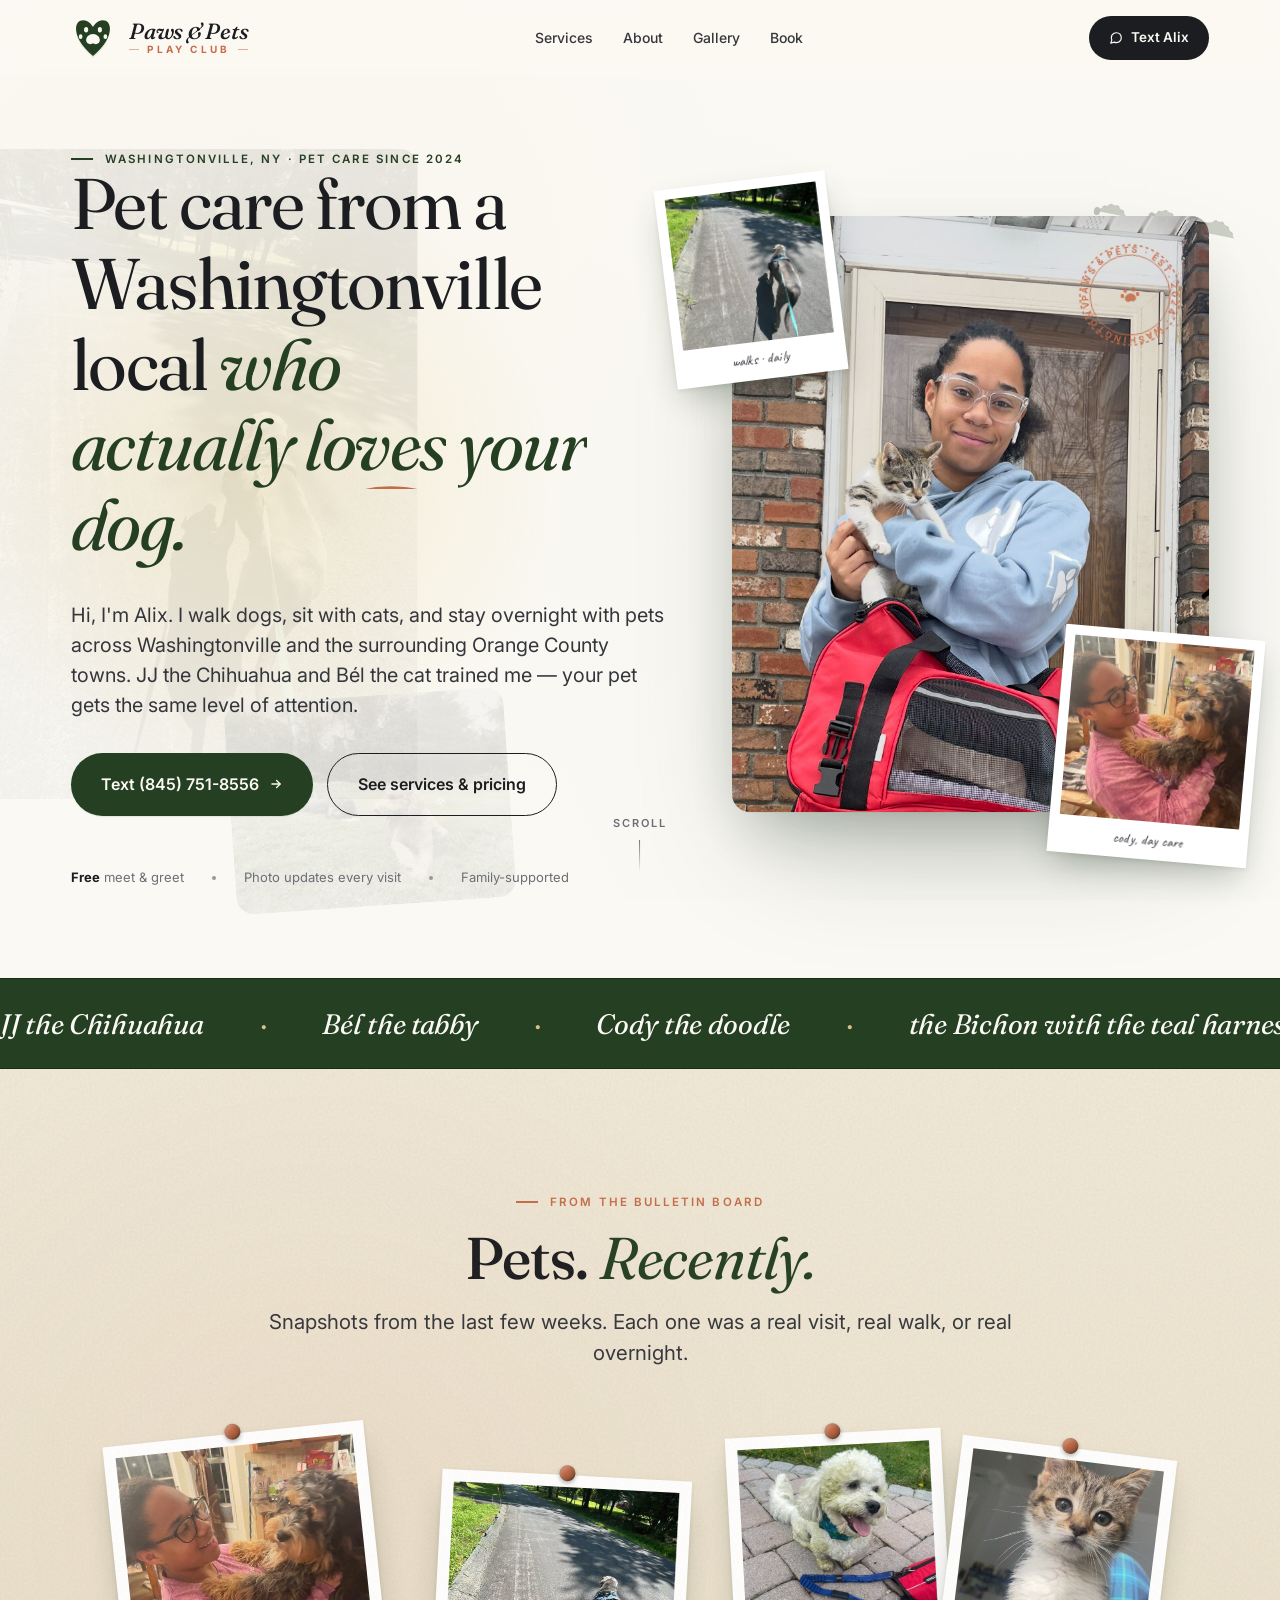
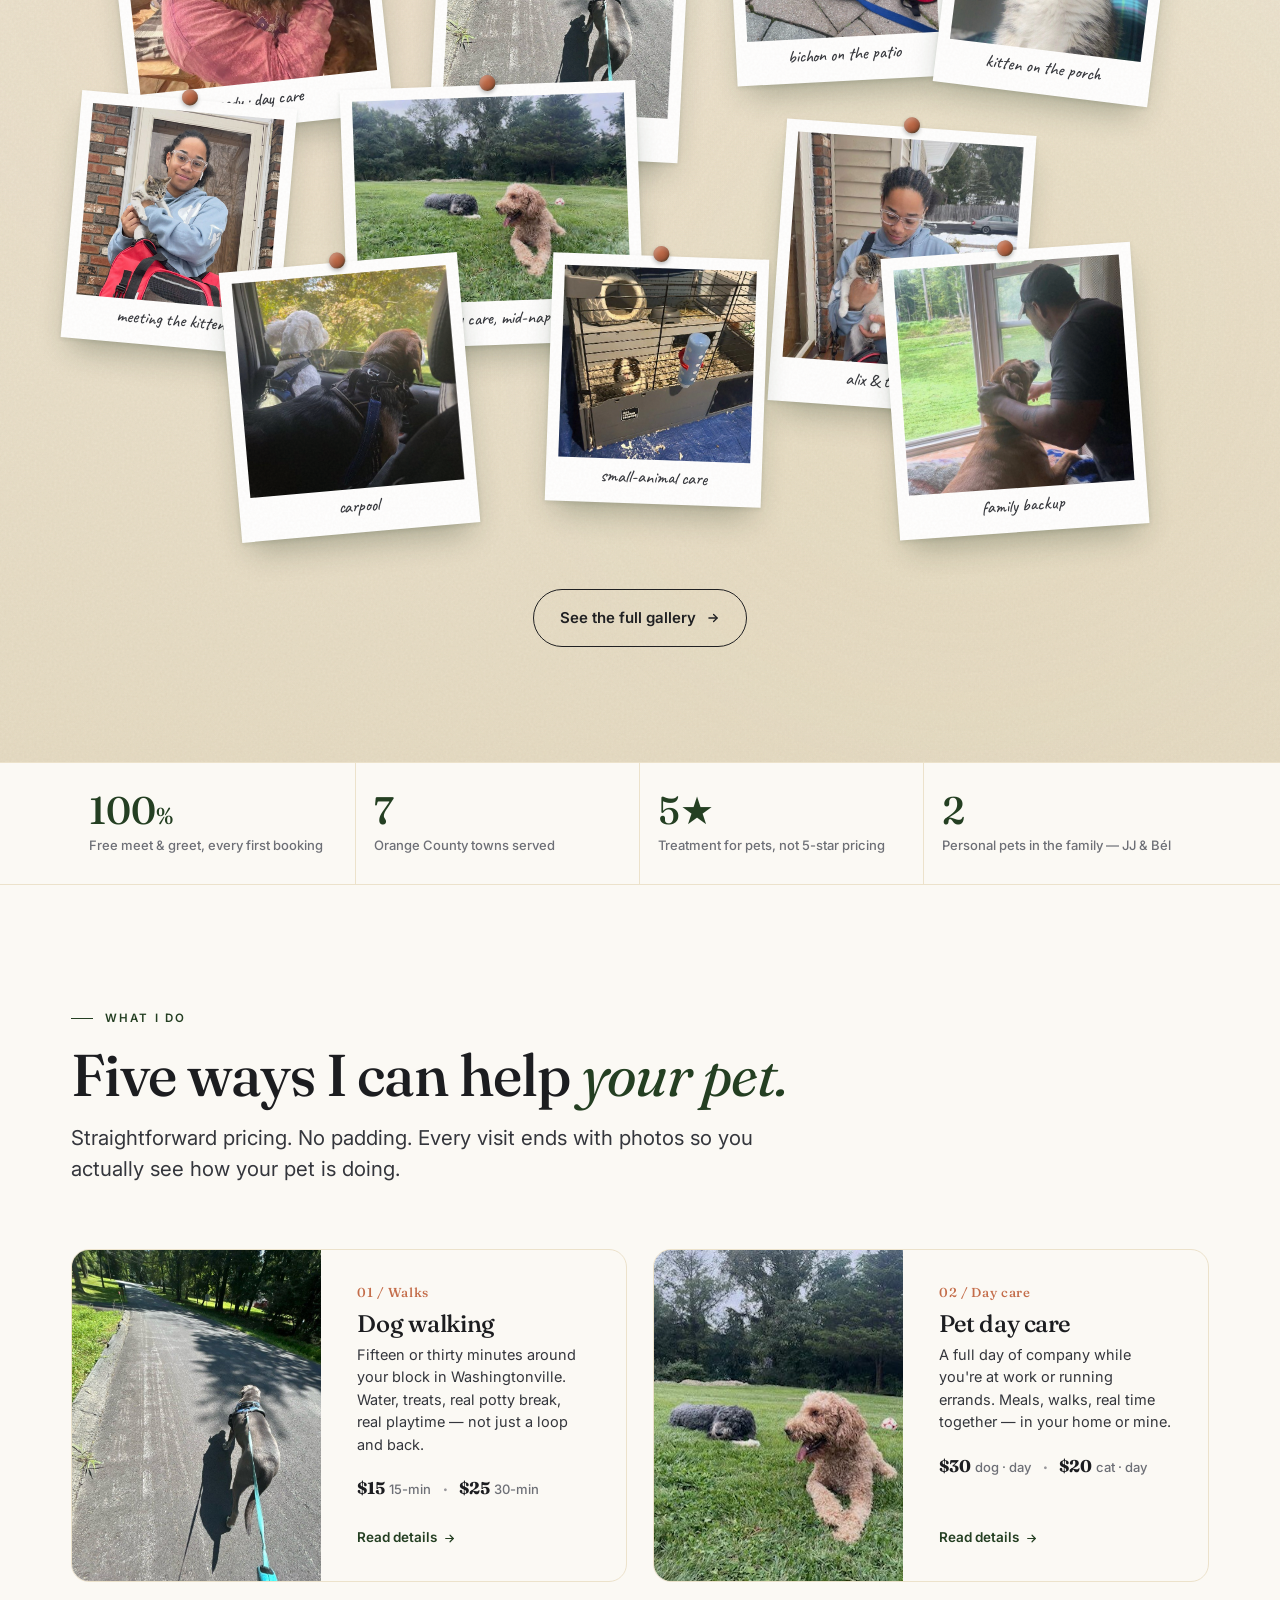
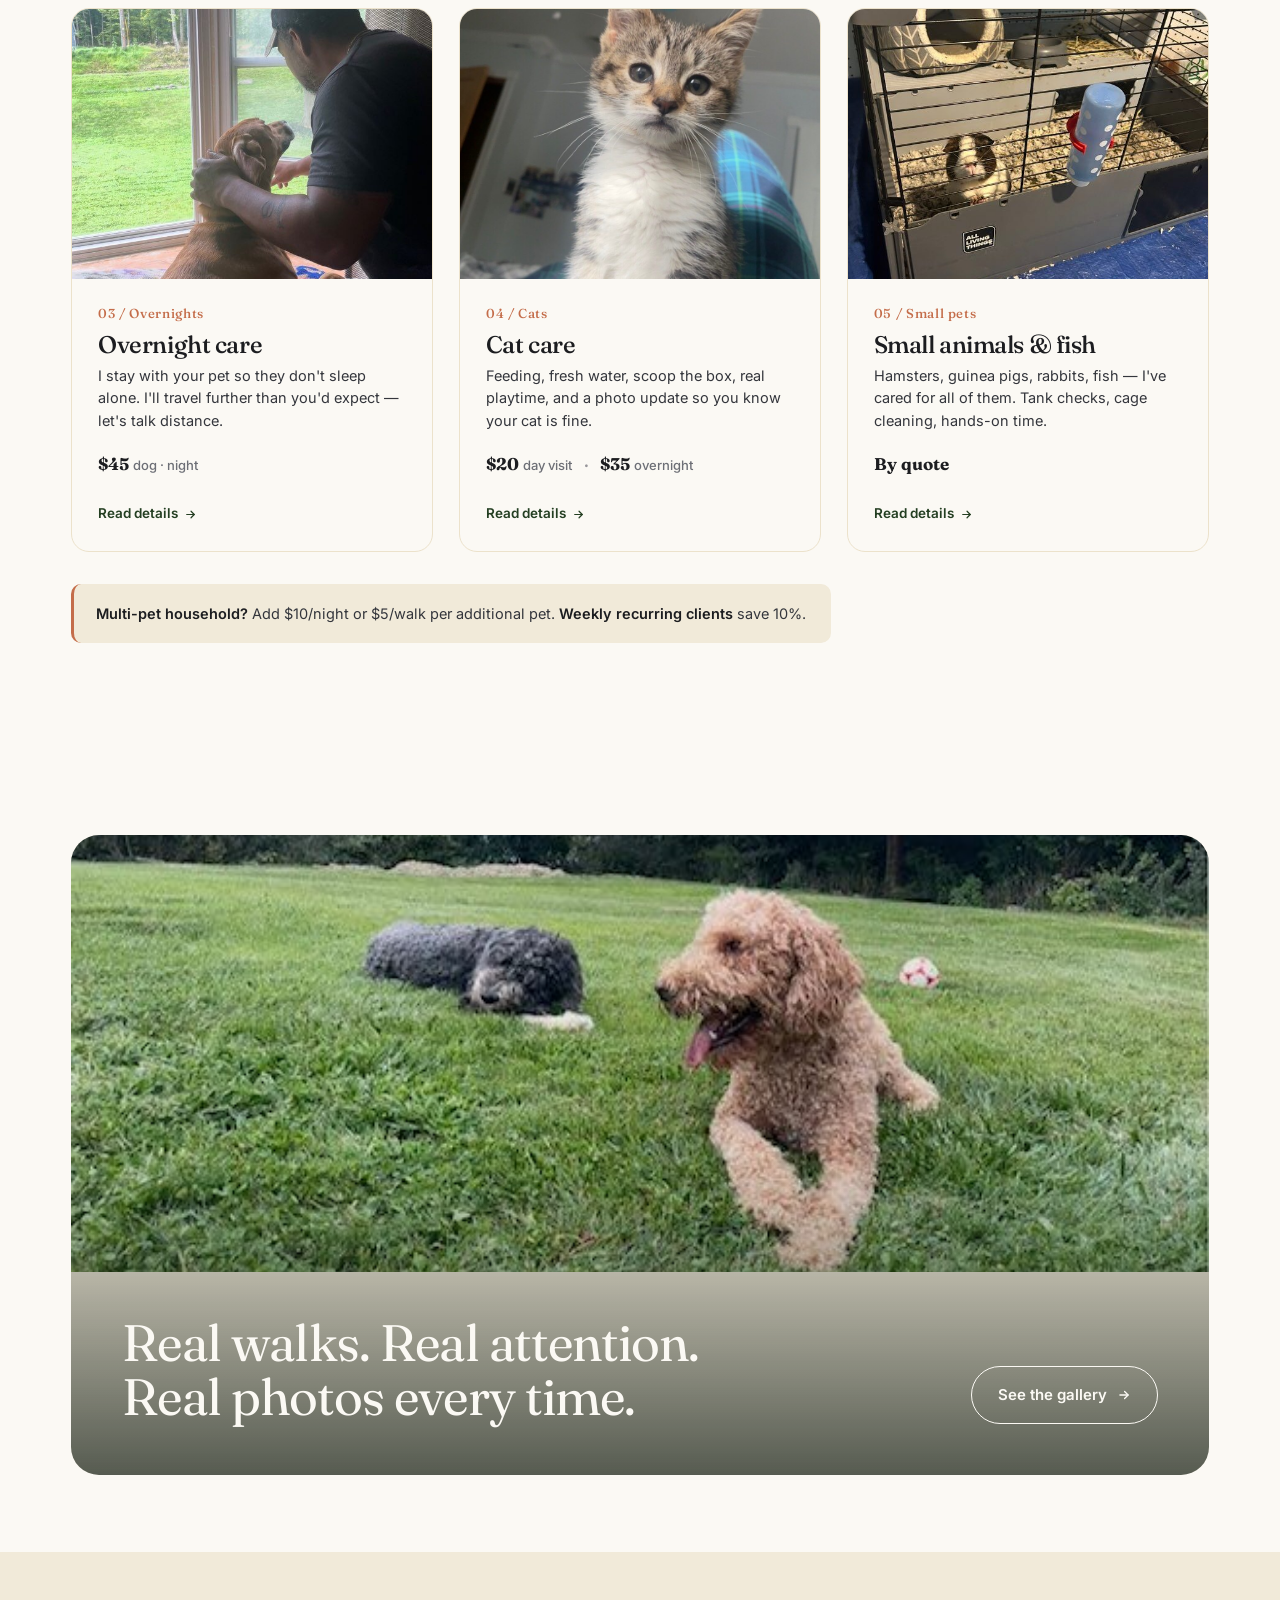
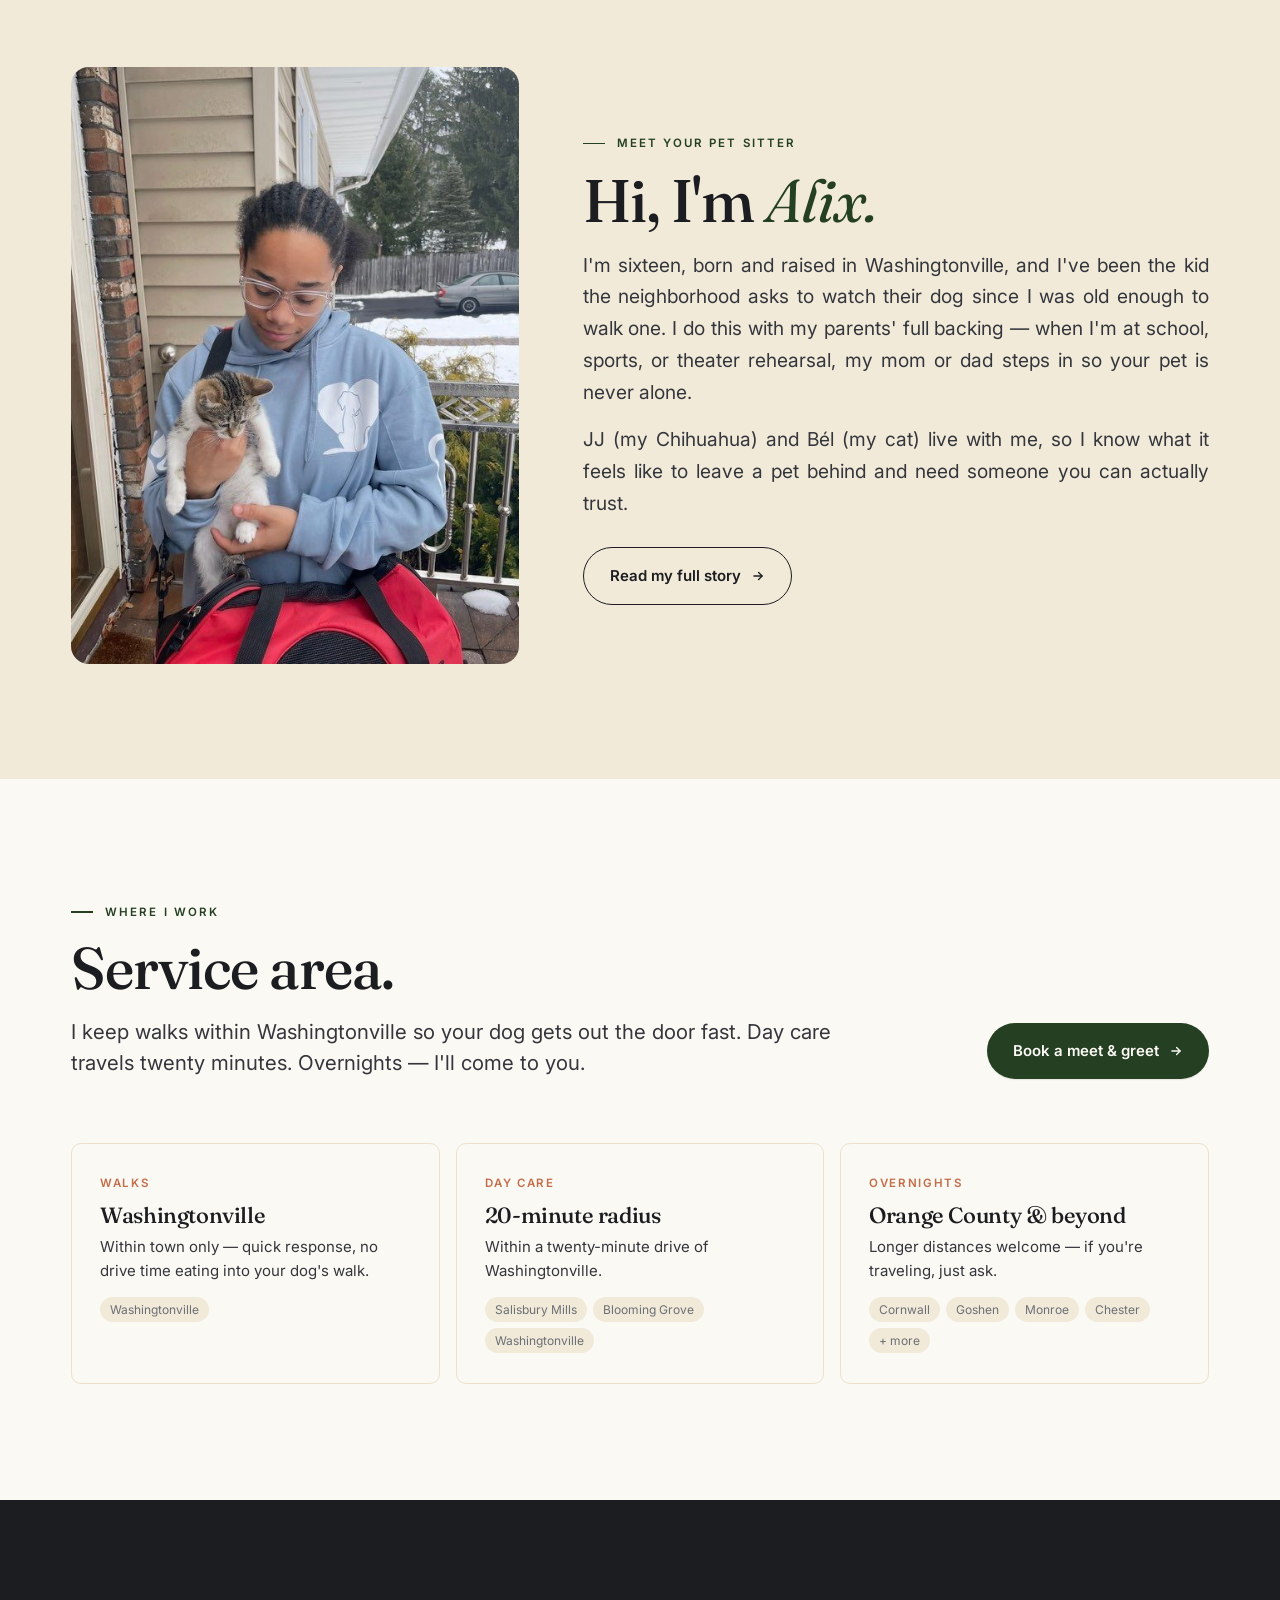
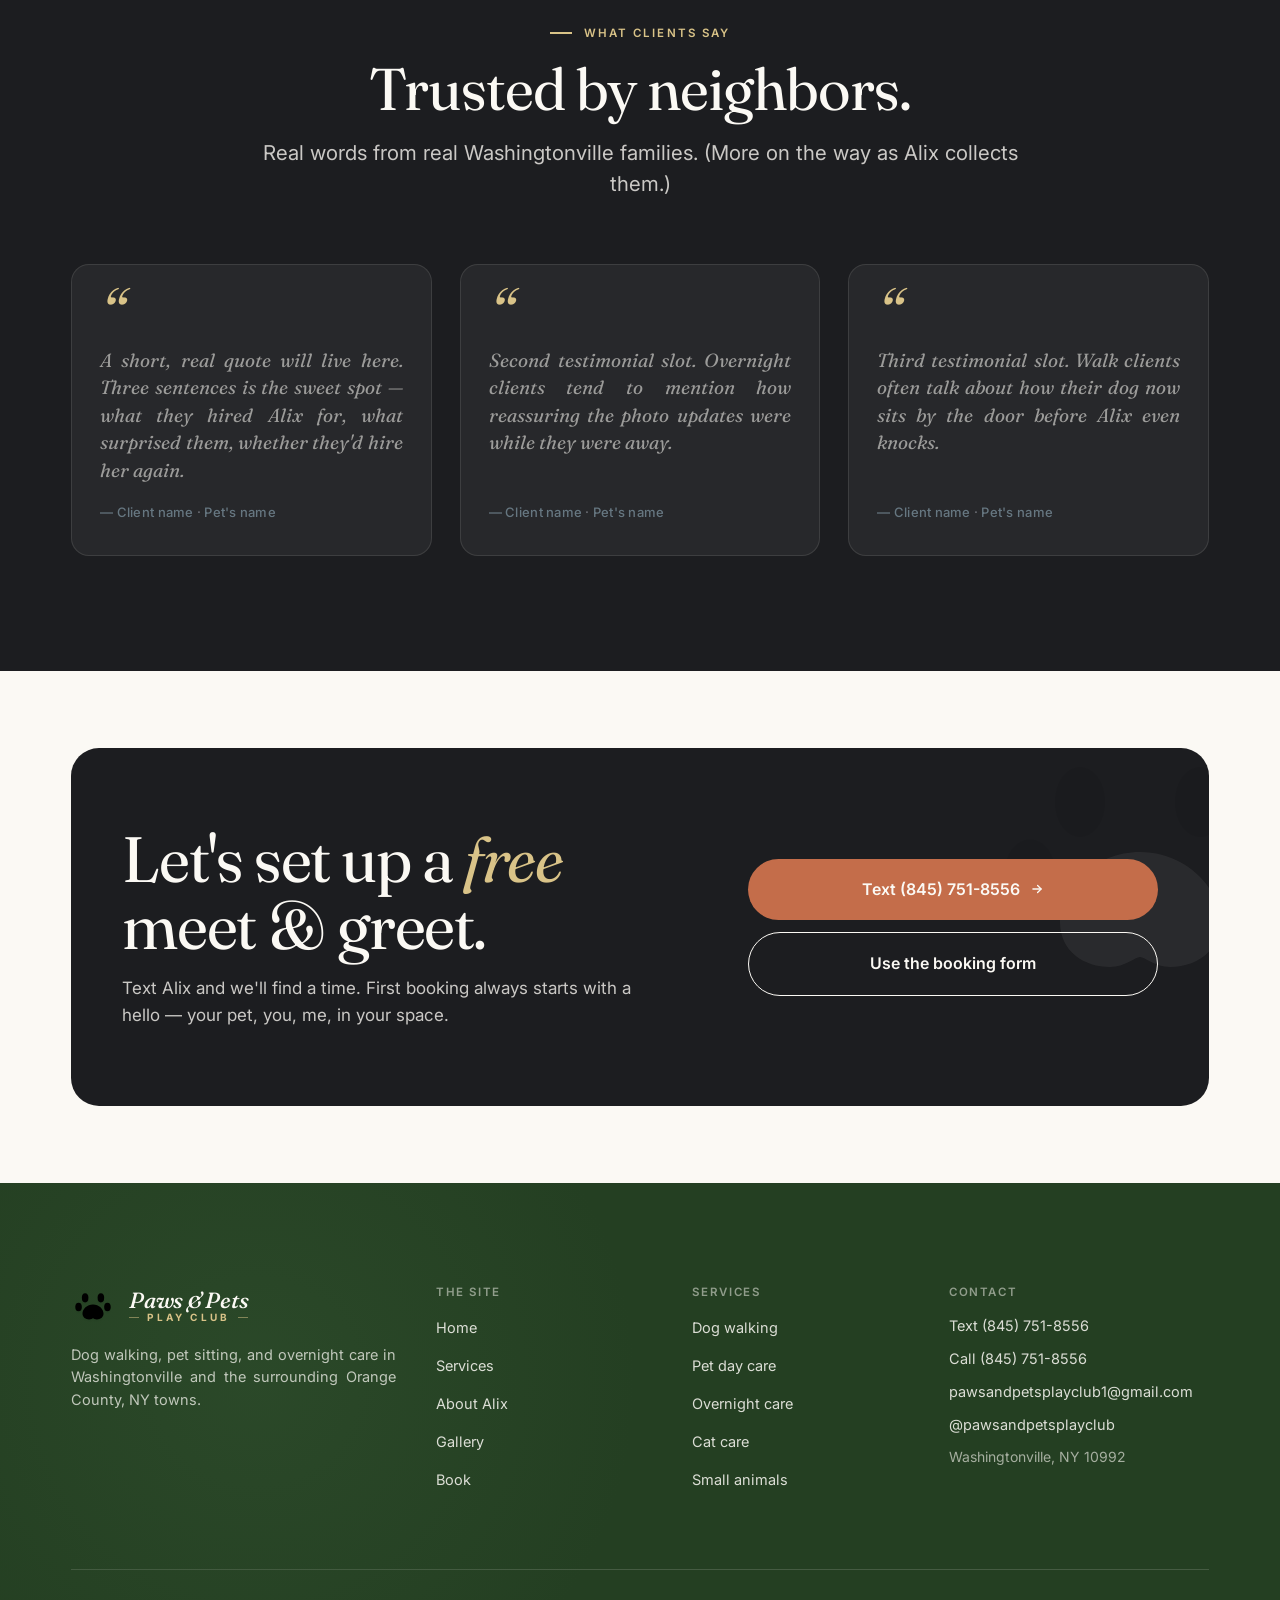
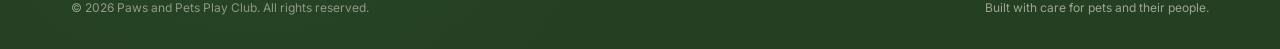
<file: index.html>
<!DOCTYPE html>
<html lang="en">
<head>
  <meta charset="UTF-8" />
  <meta name="viewport" content="width=device-width, initial-scale=1, viewport-fit=cover" />
  <meta name="theme-color" content="#243f22" />

  <title>Paws and Pets Play Club — Dog walking &amp; pet sitting in Washingtonville, NY</title>
  <meta name="description" content="Dog walking, pet sitting, and overnight care in Washingtonville and Orange County, NY. Run by Alix. Free meet &amp; greet, photo updates every visit." />

  <link rel="canonical" href="https://paws-and-pets-play-club.vercel.app/" />
  <meta property="og:title" content="Paws and Pets Play Club — Pet care in Washingtonville, NY" />
  <meta property="og:description" content="Dog walking, pet sitting, and overnight care in Washingtonville and surrounding Orange County, NY. Free meet &amp; greet. Photo updates every visit." />
  <meta property="og:type" content="website" />
  <meta property="og:url" content="https://paws-and-pets-play-club.vercel.app/" />
  <meta property="og:image" content="https://paws-and-pets-play-club.vercel.app/images/og-image.jpg" />
  <meta property="og:image:width" content="1200" />
  <meta property="og:image:height" content="630" />
  <meta property="og:image:alt" content="Alix from Paws and Pets Play Club holding a kitten on the front porch." />
  <meta name="twitter:card" content="summary_large_image" />
  <meta name="twitter:title" content="Paws and Pets Play Club — Pet care in Washingtonville, NY" />
  <meta name="twitter:description" content="Dog walking, pet sitting, and overnight care in Washingtonville and surrounding Orange County, NY." />
  <meta name="twitter:image" content="https://paws-and-pets-play-club.vercel.app/images/og-image.jpg" />

  <link rel="icon" type="image/svg+xml" href="data:image/svg+xml,%3Csvg xmlns='http://www.w3.org/2000/svg' viewBox='0 0 64 60'%3E%3Cpath d='M32 54 C 4 32 4 6 18 6 C 25 6 30 12 32 16 C 34 12 39 6 46 6 C 60 6 60 32 32 54 Z' fill='none' stroke='%23243f22' stroke-width='4' stroke-linejoin='round'/%3E%3Cg fill='%23243f22'%3E%3Cellipse cx='22' cy='18' rx='2.6' ry='3.4'/%3E%3Cellipse cx='42' cy='18' rx='2.6' ry='3.4'/%3E%3Cellipse cx='14' cy='27' rx='2.4' ry='3.1'/%3E%3Cellipse cx='50' cy='27' rx='2.4' ry='3.1'/%3E%3Cpath d='M32 25c-5.5 0-9.5 4-9.5 8 0 3.4 2.5 5.5 5.5 5.5 1.4 0 2.6-0.9 3.5-0.9s2.1 0.9 3.5 0.9c3 0 5.5-2.1 5.5-5.5 0-4-4-8-9.5-8z'/%3E%3C/g%3E%3C/svg%3E" />

  <link rel="preconnect" href="https://fonts.googleapis.com" />
  <link rel="preconnect" href="https://fonts.gstatic.com" crossorigin />
  <link href="https://fonts.googleapis.com/css2?family=Caveat:wght@500;600&amp;family=Fraunces:opsz,wght@9..144,400;9..144,500;9..144,600;9..144,700&amp;family=Inter:wght@400;500;600;700&amp;display=swap" rel="stylesheet" />

  <link rel="preload" as="image" href="images/hero.jpg" fetchpriority="high" />
  <link rel="stylesheet" href="assets/styles.css" />

  <script type="application/ld+json">
  {
    "@context": "https://schema.org",
    "@type": "LocalBusiness",
    "@id": "https://paws-and-pets-play-club.vercel.app/#business",
    "name": "Paws and Pets Play Club",
    "description": "Dog walking, pet sitting, and overnight pet care in Washingtonville, NY and surrounding Orange County towns.",
    "image": "https://paws-and-pets-play-club.vercel.app/images/hero.jpg",
    "url": "https://paws-and-pets-play-club.vercel.app/",
    "telephone": "+1-845-751-8556",
    "email": "pawsandpetsplayclub1@gmail.com",
    "priceRange": "$$",
    "address": { "@type": "PostalAddress", "addressLocality": "Washingtonville", "addressRegion": "NY", "postalCode": "10992", "addressCountry": "US" },
    "areaServed": [
      { "@type": "City", "name": "Washingtonville, NY" },
      { "@type": "City", "name": "Salisbury Mills, NY" },
      { "@type": "City", "name": "Blooming Grove, NY" },
      { "@type": "City", "name": "Cornwall, NY" },
      { "@type": "City", "name": "Goshen, NY" },
      { "@type": "City", "name": "Monroe, NY" },
      { "@type": "City", "name": "Chester, NY" }
    ],
    "geo": { "@type": "GeoCoordinates", "latitude": 41.4262, "longitude": -74.1657 },
    "sameAs": ["https://instagram.com/pawsandpetsplayclub"],
    "openingHoursSpecification": [{
      "@type": "OpeningHoursSpecification",
      "dayOfWeek": ["Monday","Tuesday","Wednesday","Thursday","Friday","Saturday","Sunday"],
      "opens": "07:00", "closes": "21:00"
    }]
  }
  </script>
</head>
<body>
  <a class="skip-link" href="#main">Skip to content</a>

  <!-- ============ Nav ============ -->
  <header class="nav" id="nav">
    <div class="container nav-inner">
      <a href="index.html" class="brand" aria-label="Paws and Pets Play Club home">
        <svg class="brand-mark" viewBox="0 0 64 60" aria-hidden="true">
          <path d="M32 56 C 2 32 2 4 18 4 C 25 4 30 10 32 14 C 34 10 39 4 46 4 C 62 4 62 32 32 56 Z" fill="currentColor"/>
          <g fill="var(--paw-cutout)">
            <ellipse cx="22" cy="18" rx="3" ry="4"/>
            <ellipse cx="42" cy="18" rx="3" ry="4"/>
            <ellipse cx="14" cy="28" rx="2.7" ry="3.5"/>
            <ellipse cx="50" cy="28" rx="2.7" ry="3.5"/>
            <path d="M32 24 c-6 0-10 4.5-10 9 0 3.6 2.7 6 6 6 1.6 0 3-1 4-1s2.4 1 4 1c3.3 0 6-2.4 6-6 0-4.5-4-9-10-9z"/>
          </g>
        </svg>
        <span class="brand-wordmark">
          <span class="top">Paws &amp; Pets</span>
          <span class="bot">Play Club</span>
        </span>
      </a>

      <nav class="nav-links" aria-label="Primary">
        <a href="services.html">Services</a>
        <a href="about.html">About</a>
        <a href="gallery.html">Gallery</a>
        <a href="book.html">Book</a>
      </nav>

      <a href="sms:+18457518556" class="nav-cta nav-cta-desktop">
        <svg viewBox="0 0 24 24" fill="none" stroke="currentColor" stroke-width="2" stroke-linecap="round" stroke-linejoin="round" aria-hidden="true">
          <path d="M21 11.5a8.38 8.38 0 0 1-.9 3.8 8.5 8.5 0 0 1-7.6 4.7 8.38 8.38 0 0 1-3.8-.9L3 21l1.9-5.7a8.38 8.38 0 0 1-.9-3.8 8.5 8.5 0 0 1 4.7-7.6 8.38 8.38 0 0 1 3.8-.9h.5a8.48 8.48 0 0 1 8 8v.5z"/>
        </svg>
        Text Alix
      </a>

      <button class="nav-burger" aria-label="Menu" aria-expanded="false" aria-controls="mobileMenu">
        <svg viewBox="0 0 24 24" fill="none" stroke="currentColor" stroke-width="2" stroke-linecap="round" stroke-linejoin="round" aria-hidden="true">
          <line x1="4" y1="7" x2="20" y2="7"/>
          <line x1="4" y1="12" x2="20" y2="12"/>
          <line x1="4" y1="17" x2="20" y2="17"/>
        </svg>
      </button>
    </div>
    <div class="mobile-menu" id="mobileMenu">
      <a href="services.html">Services <span class="dim">→</span></a>
      <a href="about.html">About Alix <span class="dim">→</span></a>
      <a href="gallery.html">Gallery <span class="dim">→</span></a>
      <a href="book.html">Book <span class="dim">→</span></a>
      <a href="sms:+18457518556" class="menu-cta">Text Alix · (845) 751-8556</a>
    </div>
  </header>

  <!-- Mobile sticky CTA -->
  <div class="mobile-cta-bar hidden" aria-hidden="true">
    <a href="sms:+18457518556" class="cta-text">
      <svg viewBox="0 0 24 24" fill="none" stroke="currentColor" stroke-width="2" stroke-linecap="round" stroke-linejoin="round" aria-hidden="true"><path d="M21 11.5a8.38 8.38 0 0 1-.9 3.8 8.5 8.5 0 0 1-7.6 4.7 8.38 8.38 0 0 1-3.8-.9L3 21l1.9-5.7a8.38 8.38 0 0 1-.9-3.8 8.5 8.5 0 0 1 4.7-7.6 8.38 8.38 0 0 1 3.8-.9h.5a8.48 8.48 0 0 1 8 8v.5z"/></svg>
      Text Alix
    </a>
    <a href="tel:+18457518556" class="cta-call">
      <svg viewBox="0 0 24 24" fill="none" stroke="currentColor" stroke-width="2" stroke-linecap="round" stroke-linejoin="round" aria-hidden="true"><path d="M22 16.92v3a2 2 0 0 1-2.18 2 19.79 19.79 0 0 1-8.63-3.07 19.5 19.5 0 0 1-6-6 19.79 19.79 0 0 1-3.07-8.67A2 2 0 0 1 4.11 2h3a2 2 0 0 1 2 1.72 12.84 12.84 0 0 0 .7 2.81 2 2 0 0 1-.45 2.11L8.09 9.91a16 16 0 0 0 6 6l1.27-1.27a2 2 0 0 1 2.11-.45 12.84 12.84 0 0 0 2.81.7A2 2 0 0 1 22 16.92z"/></svg>
      Call
    </a>
  </div>

  <main id="main">

    <!-- ============ Hero ============ -->
    <section class="hero-home">
      <!-- Treated background photo behind headline -->
      <img class="hero-bg-photo" src="images/dog-walking.jpg" alt="" aria-hidden="true"
           style="left:-8%; top:8%; width:45%; max-width:520px; aspect-ratio:4/5; object-fit:cover; border-radius: var(--r-lg);" />
      <img class="hero-bg-photo" src="images/dogs-in-grass.jpg" alt="" aria-hidden="true"
           style="left:18%; bottom:8%; width:25%; max-width:280px; aspect-ratio:4/3; object-fit:cover; border-radius: var(--r-lg); transform: rotate(-4deg); opacity:0.10;" />

      <div class="container hero-home-grid">
        <div class="hero-content">
          <span class="eyebrow reveal">Washingtonville, NY · Pet care since 2024</span>
          <h1 aria-label="Pet care from a Washingtonville local who actually loves your dog.">
            <span class="word"><span>Pet</span></span>
            <span class="word"><span>care</span></span>
            <span class="word"><span>from</span></span>
            <span class="word"><span>a</span></span>
            <span class="word"><span>Washingtonville</span></span>
            <span class="word"><span>local</span></span>
            <span class="word"><span><em class="serif">who</em></span></span>
            <span class="word"><span class="squiggle"><em class="serif">actually loves</em><svg viewBox="0 0 200 12" preserveAspectRatio="none" aria-hidden="true"><path d="M2 8 C 25 2, 55 12, 80 6 S 130 12, 155 4 S 195 10, 198 6" stroke="#c46d4a" stroke-width="2.5" fill="none" stroke-linecap="round"/></svg></span></span>
            <span class="word"><span><em class="serif">your</em></span></span>
            <span class="word"><span><em class="serif">dog.</em></span></span>
          </h1>
          <p class="hero-sub">
            Hi, I'm Alix. I walk dogs, sit with cats, and stay overnight with pets across Washingtonville and the surrounding Orange County towns. JJ the Chihuahua and Bél the cat trained me — your pet gets the same level of attention.
          </p>
          <div class="hero-actions">
            <a href="sms:+18457518556" class="btn btn-primary btn-lg">
              Text (845) 751-8556
              <svg class="arrow" viewBox="0 0 24 24" fill="none" stroke="currentColor" stroke-width="2.2" stroke-linecap="round" stroke-linejoin="round" aria-hidden="true">
                <line x1="5" y1="12" x2="19" y2="12"/><polyline points="13 6 19 12 13 18"/>
              </svg>
            </a>
            <a href="services.html" class="btn btn-ghost btn-lg">See services &amp; pricing</a>
          </div>
          <div class="hero-meta">
            <span><strong style="color:var(--ink);">Free</strong> meet &amp; greet</span>
            <span class="dot" aria-hidden="true"></span>
            <span>Photo updates every visit</span>
            <span class="dot" aria-hidden="true"></span>
            <span>Family-supported</span>
          </div>
        </div>

        <div class="hero-collage">
          <!-- Main photo -->
          <div class="photo main">
            <img src="images/hero.jpg" alt="Alix on her front porch holding a kitten with a red carrier." width="1280" height="1600" fetchpriority="high" />
          </div>

          <!-- Polaroid satellites with handwritten captions -->
          <div class="polaroid pol-tl" data-cap="walks · daily">
            <img src="images/dog-walking.jpg" alt="Walker's-eye view of a leashed dog on a country lane." loading="lazy" />
          </div>
          <div class="polaroid pol-br" data-cap="cody, day care">
            <img src="images/alix-with-doodle.jpg" alt="Alix smiling at a doodle in the kitchen." loading="lazy" />
          </div>

          <!-- Vintage circular stamp -->
          <div class="hero-stamp" aria-hidden="true">
            <svg viewBox="0 0 110 110">
              <defs>
                <path id="stamp-curve" d="M 55,55 m -42,0 a 42,42 0 1,1 84,0 a 42,42 0 1,1 -84,0" />
              </defs>
              <circle cx="55" cy="55" r="50" fill="none" stroke="currentColor" stroke-width="1.5" stroke-dasharray="3 3" />
              <circle cx="55" cy="55" r="40" fill="none" stroke="currentColor" stroke-width="1" />
              <text fill="currentColor" font-family="Inter, sans-serif" font-size="9" font-weight="700" letter-spacing="2">
                <textPath href="#stamp-curve" startOffset="0">PAWS &amp; PETS · EST. 2024 · WASHINGTONVILLE NY · </textPath>
              </text>
              <g transform="translate(55 55)">
                <g fill="currentColor" transform="scale(0.35) translate(-32 -32)">
                  <ellipse cx="20" cy="18" rx="5" ry="7"/><ellipse cx="44" cy="18" rx="5" ry="7"/>
                  <ellipse cx="10" cy="32" rx="5" ry="6.5"/><ellipse cx="54" cy="32" rx="5" ry="6.5"/>
                  <path d="M32 28c-9 0-16 7-16 14 0 6 5 9 10 9 3 0 5-2 6-2s3 2 6 2c5 0 10-3 10-9 0-7-7-14-16-14z"/>
                </g>
              </g>
            </svg>
          </div>

          <!-- Decorative paw trail -->
          <svg class="paw-trail" style="top:-40px; right:-50px; width:180px; transform:rotate(15deg);" viewBox="0 0 200 100" aria-hidden="true">
            <path d="M20 60 Q 35 40 50 55 Q 65 70 80 50 Q 95 30 110 50 Q 125 70 140 45 Q 155 25 175 50" stroke="currentColor" stroke-width="2" fill="none" stroke-dasharray="2 6" stroke-linecap="round"/>
            <g>
              <ellipse cx="20" cy="60" rx="3.5" ry="4.5"/>
              <ellipse cx="80" cy="50" rx="3.5" ry="4.5"/>
              <ellipse cx="140" cy="45" rx="3.5" ry="4.5"/>
            </g>
          </svg>
        </div>

        <!-- Scroll cue -->
        <div class="scroll-cue" aria-hidden="true">Scroll</div>
      </div>
    </section>

    <!-- ============ Marquee ============ -->
    <div class="marquee" aria-hidden="true">
      <div class="marquee-track">
        <span>JJ the Chihuahua <span class="dot">·</span> Bél the tabby <span class="dot">·</span> Cody the doodle <span class="dot">·</span> the Bichon with the teal harness <span class="dot">·</span> the German Shepherd in the back garden <span class="dot">·</span> the guinea pig with opinions <span class="dot">·</span> two dogs riding shotgun</span>
        <span>JJ the Chihuahua <span class="dot">·</span> Bél the tabby <span class="dot">·</span> Cody the doodle <span class="dot">·</span> the Bichon with the teal harness <span class="dot">·</span> the German Shepherd in the back garden <span class="dot">·</span> the guinea pig with opinions <span class="dot">·</span> two dogs riding shotgun</span>
      </div>
    </div>

    <!-- ============ Photo wall (corkboard) ============ -->
    <section class="corkboard">
      <div class="container">
        <div class="section-head reveal-up" style="text-align:center; margin-left:auto; margin-right:auto;">
          <span class="eyebrow terracotta" style="display:inline-flex;">From the bulletin board</span>
          <h2 style="font-size: clamp(36px, 4.6vw, 60px); font-weight: 500; margin-top:16px;">Pets. <em class="serif">Recently.</em></h2>
          <p class="lead" style="margin-left:auto; margin-right:auto;">Snapshots from the last few weeks. Each one was a real visit, real walk, or real overnight.</p>
        </div>

        <div class="photo-wall reveal">
          <a class="pin-photo" data-cap="cody · day care" style="top: 0; left: 4%; width: 23%; transform: rotate(-6deg);">
            <img src="images/alix-with-doodle.jpg" alt="Alix with a doodle in the kitchen." loading="lazy" style="aspect-ratio:1/1;"/>
          </a>
          <a class="pin-photo" data-cap="morning walk" style="top: 6%; left: 32%; width: 22%; transform: rotate(3deg);">
            <img src="images/dog-walking.jpg" alt="Dog walking on a country road." loading="lazy" style="aspect-ratio:1/1;"/>
          </a>
          <a class="pin-photo" data-cap="bichon on the patio" style="top: 0; left: 58%; width: 19%; transform: rotate(-3deg);">
            <img src="images/bichon-on-pavers.jpg" alt="A bichon on patio pavers." loading="lazy" style="aspect-ratio:1/1;"/>
          </a>
          <a class="pin-photo" data-cap="kitten on the porch" style="top: 2%; right: 4%; width: 19%; transform: rotate(7deg);">
            <img src="images/kitten-portrait.jpg" alt="A wide-eyed kitten." loading="lazy" style="aspect-ratio:1/1;"/>
          </a>
          <a class="pin-photo" data-cap="meeting the kitten" style="top: 38%; left: 0%; width: 19%; transform: rotate(5deg);">
            <img src="images/hero.jpg" alt="Alix on the porch with a kitten." loading="lazy" style="aspect-ratio:1/1;"/>
          </a>
          <a class="pin-photo" data-cap="day care, mid-nap" style="top: 36%; left: 24%; width: 26%; transform: rotate(-2deg);">
            <img src="images/dogs-in-grass.jpg" alt="Two dogs resting in grass." loading="lazy" style="aspect-ratio:4/3;"/>
          </a>
          <a class="pin-photo" data-cap="alix &amp; the kitten" style="top: 42%; right: 16%; width: 22%; transform: rotate(4deg);">
            <img src="images/alix-with-cat.jpg" alt="Alix holding a kitten." loading="lazy" style="aspect-ratio:1/1;"/>
          </a>
          <a class="pin-photo" data-cap="carpool" style="bottom: 0; left: 14%; width: 21%; transform: rotate(-5deg);">
            <img src="images/dogs-in-car.jpg" alt="Two dogs in a car." loading="lazy" style="aspect-ratio:1/1;"/>
          </a>
          <a class="pin-photo" data-cap="small-animal care" style="bottom: 4%; left: 42%; width: 19%; transform: rotate(2deg);">
            <img src="images/guinea-pig.jpg" alt="A guinea pig in a cage." loading="lazy" style="aspect-ratio:1/1;"/>
          </a>
          <a class="pin-photo" data-cap="family backup" style="bottom: 0; right: 6%; width: 22%; transform: rotate(-4deg);">
            <img src="images/family-helping.jpg" alt="A family member with a dog." loading="lazy" style="aspect-ratio:1/1;"/>
          </a>
        </div>

        <div style="text-align:center; margin-top: 56px;" class="reveal">
          <a href="gallery.html" class="btn btn-ghost">
            See the full gallery
            <svg class="arrow" viewBox="0 0 24 24" fill="none" stroke="currentColor" stroke-width="2.2" stroke-linecap="round" stroke-linejoin="round" aria-hidden="true"><line x1="5" y1="12" x2="19" y2="12"/><polyline points="13 6 19 12 13 18"/></svg>
          </a>
        </div>
      </div>
    </section>

    <!-- ============ Trust strip with stats ============ -->
    <section class="trust-strip" aria-label="At a glance">
      <div class="container">
        <div class="trust-strip-grid reveal-stagger">
          <div class="trust-item">
            <span class="num">100<span style="font-size:0.6em;">%</span></span>
            <span class="lbl">Free meet &amp; greet, every first booking</span>
          </div>
          <div class="trust-item">
            <span class="num">7</span>
            <span class="lbl">Orange County towns served</span>
          </div>
          <div class="trust-item">
            <span class="num">5★</span>
            <span class="lbl">Treatment for pets, not 5-star pricing</span>
          </div>
          <div class="trust-item">
            <span class="num">2</span>
            <span class="lbl">Personal pets in the family — JJ &amp; Bél</span>
          </div>
        </div>
      </div>
    </section>

    <!-- ============ Service preview ============ -->
    <section class="sec sec-bone">
      <div class="container">
        <div class="section-head reveal-up">
          <span class="eyebrow">What I do</span>
          <h2>Five ways I can help <em class="serif">your pet.</em></h2>
          <p class="lead">Straightforward pricing. No padding. Every visit ends with photos so you actually see how your pet is doing.</p>
        </div>

        <div class="svc-preview reveal-stagger">
          <article class="svc-card span-6 horizontal">
            <div class="photo"><img src="images/dog-walking.jpg" alt="A walker's-eye view of a dog on a country lane." loading="lazy"/></div>
            <div class="body">
              <span class="num">01 / Walks</span>
              <h3>Dog walking</h3>
              <p>Fifteen or thirty minutes around your block in Washingtonville. Water, treats, real potty break, real playtime — not just a loop and back.</p>
              <div class="price"><strong>$15</strong> <small>15-min</small> <span class="price-sep">·</span> <strong>$25</strong> <small>30-min</small></div>
              <a href="services.html#walking" class="more">Read details
                <svg viewBox="0 0 24 24" fill="none" stroke="currentColor" stroke-width="2.2" stroke-linecap="round" stroke-linejoin="round" aria-hidden="true"><line x1="5" y1="12" x2="19" y2="12"/><polyline points="13 6 19 12 13 18"/></svg>
              </a>
            </div>
          </article>

          <article class="svc-card span-6 horizontal">
            <div class="photo"><img src="images/dogs-in-grass.jpg" alt="A doodle and a poodle resting in summer grass." loading="lazy"/></div>
            <div class="body">
              <span class="num">02 / Day care</span>
              <h3>Pet day care</h3>
              <p>A full day of company while you're at work or running errands. Meals, walks, real time together — in your home or mine.</p>
              <div class="price"><strong>$30</strong> <small>dog · day</small> <span class="price-sep">·</span> <strong>$20</strong> <small>cat · day</small></div>
              <a href="services.html#daycare" class="more">Read details
                <svg viewBox="0 0 24 24" fill="none" stroke="currentColor" stroke-width="2.2" stroke-linecap="round" stroke-linejoin="round" aria-hidden="true"><line x1="5" y1="12" x2="19" y2="12"/><polyline points="13 6 19 12 13 18"/></svg>
              </a>
            </div>
          </article>

          <article class="svc-card span-4">
            <div class="photo"><img src="images/family-helping.jpg" alt="A family member with a dog by a window." loading="lazy"/></div>
            <div class="body">
              <span class="num">03 / Overnights</span>
              <h3>Overnight care</h3>
              <p>I stay with your pet so they don't sleep alone. I'll travel further than you'd expect — let's talk distance.</p>
              <div class="price"><strong>$45</strong> <small>dog · night</small></div>
              <a href="services.html#overnight" class="more">Read details
                <svg viewBox="0 0 24 24" fill="none" stroke="currentColor" stroke-width="2.2" stroke-linecap="round" stroke-linejoin="round" aria-hidden="true"><line x1="5" y1="12" x2="19" y2="12"/><polyline points="13 6 19 12 13 18"/></svg>
              </a>
            </div>
          </article>

          <article class="svc-card span-4">
            <div class="photo"><img src="images/kitten-portrait.jpg" alt="Close-up portrait of a tabby kitten with wide eyes." loading="lazy"/></div>
            <div class="body">
              <span class="num">04 / Cats</span>
              <h3>Cat care</h3>
              <p>Feeding, fresh water, scoop the box, real playtime, and a photo update so you know your cat is fine.</p>
              <div class="price"><strong>$20</strong> <small>day visit</small> <span class="price-sep">·</span> <strong>$35</strong> <small>overnight</small></div>
              <a href="services.html#cats" class="more">Read details
                <svg viewBox="0 0 24 24" fill="none" stroke="currentColor" stroke-width="2.2" stroke-linecap="round" stroke-linejoin="round" aria-hidden="true"><line x1="5" y1="12" x2="19" y2="12"/><polyline points="13 6 19 12 13 18"/></svg>
              </a>
            </div>
          </article>

          <article class="svc-card span-4">
            <div class="photo"><img src="images/guinea-pig.jpg" alt="A guinea pig in a clean indoor cage." loading="lazy"/></div>
            <div class="body">
              <span class="num">05 / Small pets</span>
              <h3>Small animals &amp; fish</h3>
              <p>Hamsters, guinea pigs, rabbits, fish — I've cared for all of them. Tank checks, cage cleaning, hands-on time.</p>
              <div class="price"><strong>By quote</strong></div>
              <a href="services.html#small" class="more">Read details
                <svg viewBox="0 0 24 24" fill="none" stroke="currentColor" stroke-width="2.2" stroke-linecap="round" stroke-linejoin="round" aria-hidden="true"><line x1="5" y1="12" x2="19" y2="12"/><polyline points="13 6 19 12 13 18"/></svg>
              </a>
            </div>
          </article>
        </div>

        <p class="note" style="margin-top:32px; max-width:760px;">
          <strong>Multi-pet household?</strong> Add $10/night or $5/walk per additional pet. <strong>Weekly recurring clients</strong> save 10%.
        </p>
      </div>
    </section>

    <!-- ============ Featured photo block ============ -->
    <section class="container">
      <div class="feature-photo reveal-up">
        <img class="parallax" data-speed="0.05" src="images/dogs-in-grass.jpg" alt="A doodle and a poodle relaxing in tall summer grass during day care." loading="lazy" />
        <div class="overlay"></div>
        <div class="caption">
          <h3>Real walks. Real attention. Real photos every time.</h3>
          <a href="gallery.html" class="btn btn-ghost-bone">See the gallery
            <svg class="arrow" viewBox="0 0 24 24" fill="none" stroke="currentColor" stroke-width="2.2" stroke-linecap="round" stroke-linejoin="round" aria-hidden="true"><line x1="5" y1="12" x2="19" y2="12"/><polyline points="13 6 19 12 13 18"/></svg>
          </a>
        </div>
      </div>
    </section>

    <!-- ============ About preview ============ -->
    <section class="sec sec-cream">
      <div class="container">
        <div style="display:grid; grid-template-columns: minmax(0, 5fr) minmax(0, 7fr); gap: clamp(32px, 5vw, 80px); align-items:center;" class="about-preview-grid">
          <div class="reveal-up">
            <div style="aspect-ratio:3/4; border-radius: var(--r-lg); overflow:hidden; background: var(--cream-2);">
              <img src="images/alix-with-cat.jpg" alt="Alix in her blue Paws and Pets Play Club hoodie holding a kitten." loading="lazy" style="width:100%;height:100%;object-fit:cover;"/>
            </div>
          </div>
          <div class="reveal-up">
            <span class="eyebrow">Meet your pet sitter</span>
            <h2 style="font-size: clamp(36px, 5vw, 60px); font-weight:500; margin-top:16px;">Hi, I'm <em class="serif">Alix.</em></h2>
            <p style="font-size: clamp(17px, 1.5vw, 19.5px); color:var(--ink-2); line-height:1.65; margin-top:18px; max-width: 56ch; text-align: justify; hyphens: auto;">
              I'm sixteen, born and raised in Washingtonville, and I've been the kid the neighborhood asks to watch their dog since I was old enough to walk one. I do this with my parents' full backing — when I'm at school, sports, or theater rehearsal, my mom or dad steps in so your pet is never alone.
            </p>
            <p style="font-size: clamp(17px, 1.5vw, 19.5px); color:var(--ink-2); line-height:1.65; margin-top:16px; max-width: 56ch; text-align: justify; hyphens: auto;">
              JJ (my Chihuahua) and Bél (my cat) live with me, so I know what it feels like to leave a pet behind and need someone you can actually trust.
            </p>
            <a href="about.html" class="btn btn-ghost" style="margin-top:28px;">Read my full story
              <svg class="arrow" viewBox="0 0 24 24" fill="none" stroke="currentColor" stroke-width="2.2" stroke-linecap="round" stroke-linejoin="round" aria-hidden="true"><line x1="5" y1="12" x2="19" y2="12"/><polyline points="13 6 19 12 13 18"/></svg>
            </a>
          </div>
        </div>
      </div>
    </section>

    <style>
      @media (max-width: 880px) {
        .about-preview-grid { grid-template-columns: 1fr !important; }
      }
    </style>

    <!-- ============ Service area preview ============ -->
    <section class="sec">
      <div class="container">
        <div class="section-head reveal-up" style="display:grid; grid-template-columns: 1fr auto; align-items:end; gap:24px; max-width:none;">
          <div>
            <span class="eyebrow">Where I work</span>
            <h2 style="font-size: clamp(36px, 4.6vw, 60px); font-weight:500; margin-top:16px;">Service area.</h2>
            <p class="lead" style="margin-top:18px;">I keep walks within Washingtonville so your dog gets out the door fast. Day care travels twenty minutes. Overnights — I'll come to you.</p>
          </div>
          <a href="book.html" class="btn btn-primary" style="white-space:nowrap;">
            Book a meet &amp; greet
            <svg class="arrow" viewBox="0 0 24 24" fill="none" stroke="currentColor" stroke-width="2.2" stroke-linecap="round" stroke-linejoin="round" aria-hidden="true"><line x1="5" y1="12" x2="19" y2="12"/><polyline points="13 6 19 12 13 18"/></svg>
          </a>
        </div>

        <div class="areas-grid reveal-stagger">
          <article class="area">
            <div class="area-label">Walks</div>
            <h3>Washingtonville</h3>
            <p>Within town only — quick response, no drive time eating into your dog's walk.</p>
            <div class="towns"><span>Washingtonville</span></div>
          </article>
          <article class="area">
            <div class="area-label">Day care</div>
            <h3>20-minute radius</h3>
            <p>Within a twenty-minute drive of Washingtonville.</p>
            <div class="towns"><span>Salisbury Mills</span><span>Blooming Grove</span><span>Washingtonville</span></div>
          </article>
          <article class="area">
            <div class="area-label">Overnights</div>
            <h3>Orange County &amp; beyond</h3>
            <p>Longer distances welcome — if you're traveling, just ask.</p>
            <div class="towns"><span>Cornwall</span><span>Goshen</span><span>Monroe</span><span>Chester</span><span>+ more</span></div>
          </article>
        </div>
      </div>
    </section>

    <!-- ============ Testimonials ============ -->
    <section class="sec sec-ink">
      <div class="container">
        <div class="section-head reveal-up center" style="text-align:center;">
          <span class="eyebrow wheat">What clients say</span>
          <h2 style="margin-top:16px; font-weight: 400;">Trusted by neighbors.</h2>
          <p class="lead" style="margin-left:auto; margin-right:auto;">Real words from real Washingtonville families. (More on the way as Alix collects them.)</p>
        </div>

        <div class="quotes-grid reveal-stagger">
          <figure class="quote placeholder">
            <span class="quote-mark" aria-hidden="true">“</span>
            <p>A short, real quote will live here. Three sentences is the sweet spot — what they hired Alix for, what surprised them, whether they'd hire her again.</p>
            <footer>— Client name <span class="dim">·</span> Pet's name</footer>
          </figure>
          <figure class="quote placeholder">
            <span class="quote-mark" aria-hidden="true">“</span>
            <p>Second testimonial slot. Overnight clients tend to mention how reassuring the photo updates were while they were away.</p>
            <footer>— Client name <span class="dim">·</span> Pet's name</footer>
          </figure>
          <figure class="quote placeholder">
            <span class="quote-mark" aria-hidden="true">“</span>
            <p>Third testimonial slot. Walk clients often talk about how their dog now sits by the door before Alix even knocks.</p>
            <footer>— Client name <span class="dim">·</span> Pet's name</footer>
          </figure>
        </div>
      </div>
    </section>

    <!-- ============ CTA banner ============ -->
    <section class="container">
      <div class="cta-banner reveal-up">
        <svg class="paw-bg" viewBox="0 0 64 64" aria-hidden="true">
          <ellipse cx="20" cy="18" rx="5" ry="7"/><ellipse cx="44" cy="18" rx="5" ry="7"/>
          <ellipse cx="10" cy="32" rx="5" ry="6.5"/><ellipse cx="54" cy="32" rx="5" ry="6.5"/>
          <path d="M32 28c-9 0-16 7-16 14 0 6 5 9 10 9 3 0 5-2 6-2s3 2 6 2c5 0 10-3 10-9 0-7-7-14-16-14z"/>
        </svg>
        <div>
          <h2>Let's set up a <em>free</em> meet &amp; greet.</h2>
          <p>Text Alix and we'll find a time. First booking always starts with a hello — your pet, you, me, in your space.</p>
        </div>
        <div class="cta-banner-actions">
          <a href="sms:+18457518556" class="btn btn-terracotta btn-lg" style="justify-content:center;">
            Text (845) 751-8556
            <svg class="arrow" viewBox="0 0 24 24" fill="none" stroke="currentColor" stroke-width="2.2" stroke-linecap="round" stroke-linejoin="round" aria-hidden="true"><line x1="5" y1="12" x2="19" y2="12"/><polyline points="13 6 19 12 13 18"/></svg>
          </a>
          <a href="book.html" class="btn btn-ghost-bone btn-lg" style="justify-content:center;">
            Use the booking form
          </a>
        </div>
      </div>
    </section>

  </main>

  <!-- ============ Footer ============ -->
  <footer class="footer">
    <div class="container">
      <div class="footer-grid">
        <div class="footer-brand">
          <a href="index.html" class="brand">
            <svg class="brand-mark" viewBox="0 0 64 64" aria-hidden="true">
              <ellipse cx="20" cy="18" rx="5" ry="7"/><ellipse cx="44" cy="18" rx="5" ry="7"/>
              <ellipse cx="10" cy="32" rx="5" ry="6.5"/><ellipse cx="54" cy="32" rx="5" ry="6.5"/>
              <path d="M32 28c-9 0-16 7-16 14 0 6 5 9 10 9 3 0 5-2 6-2s3 2 6 2c5 0 10-3 10-9 0-7-7-14-16-14z"/>
            </svg>
            <span class="brand-wordmark">
          <span class="top">Paws &amp; Pets</span>
          <span class="bot">Play Club</span>
        </span>
          </a>
          <p class="footer-tagline">Dog walking, pet sitting, and overnight care in Washingtonville and the surrounding Orange County, NY towns.</p>
        </div>

        <div>
          <h4>The site</h4>
          <ul>
            <li><a href="index.html">Home</a></li>
            <li><a href="services.html">Services</a></li>
            <li><a href="about.html">About Alix</a></li>
            <li><a href="gallery.html">Gallery</a></li>
            <li><a href="book.html">Book</a></li>
          </ul>
        </div>

        <div>
          <h4>Services</h4>
          <ul>
            <li><a href="services.html#walking">Dog walking</a></li>
            <li><a href="services.html#daycare">Pet day care</a></li>
            <li><a href="services.html#overnight">Overnight care</a></li>
            <li><a href="services.html#cats">Cat care</a></li>
            <li><a href="services.html#small">Small animals</a></li>
          </ul>
        </div>

        <div class="footer-contact">
          <h4>Contact</h4>
          <a href="sms:+18457518556">Text (845) 751-8556</a>
          <a href="tel:+18457518556">Call (845) 751-8556</a>
          <a href="mailto:pawsandpetsplayclub1@gmail.com">pawsandpetsplayclub1@gmail.com</a>
          <a href="https://instagram.com/pawsandpetsplayclub" target="_blank" rel="noopener noreferrer">@pawsandpetsplayclub</a>
          <span style="display:block;margin-top:10px;color:rgba(251,249,244,0.6);font-size:14px;">Washingtonville, NY 10992</span>
        </div>
      </div>

      <div class="footer-bottom">
        <span>© <span id="year">2026</span> Paws and Pets Play Club. All rights reserved.</span>
        <span>Built with care for pets and their people.</span>
      </div>
    </div>
  </footer>

  <button class="scroll-paw" aria-label="Back to top">
    <svg viewBox="0 0 24 24" fill="none" stroke="currentColor" stroke-width="2" stroke-linecap="round" stroke-linejoin="round" aria-hidden="true">
      <polyline points="18 15 12 9 6 15"/>
    </svg>
  </button>

  <script src="assets/scripts.js"></script>
</body>
</html>
</file>
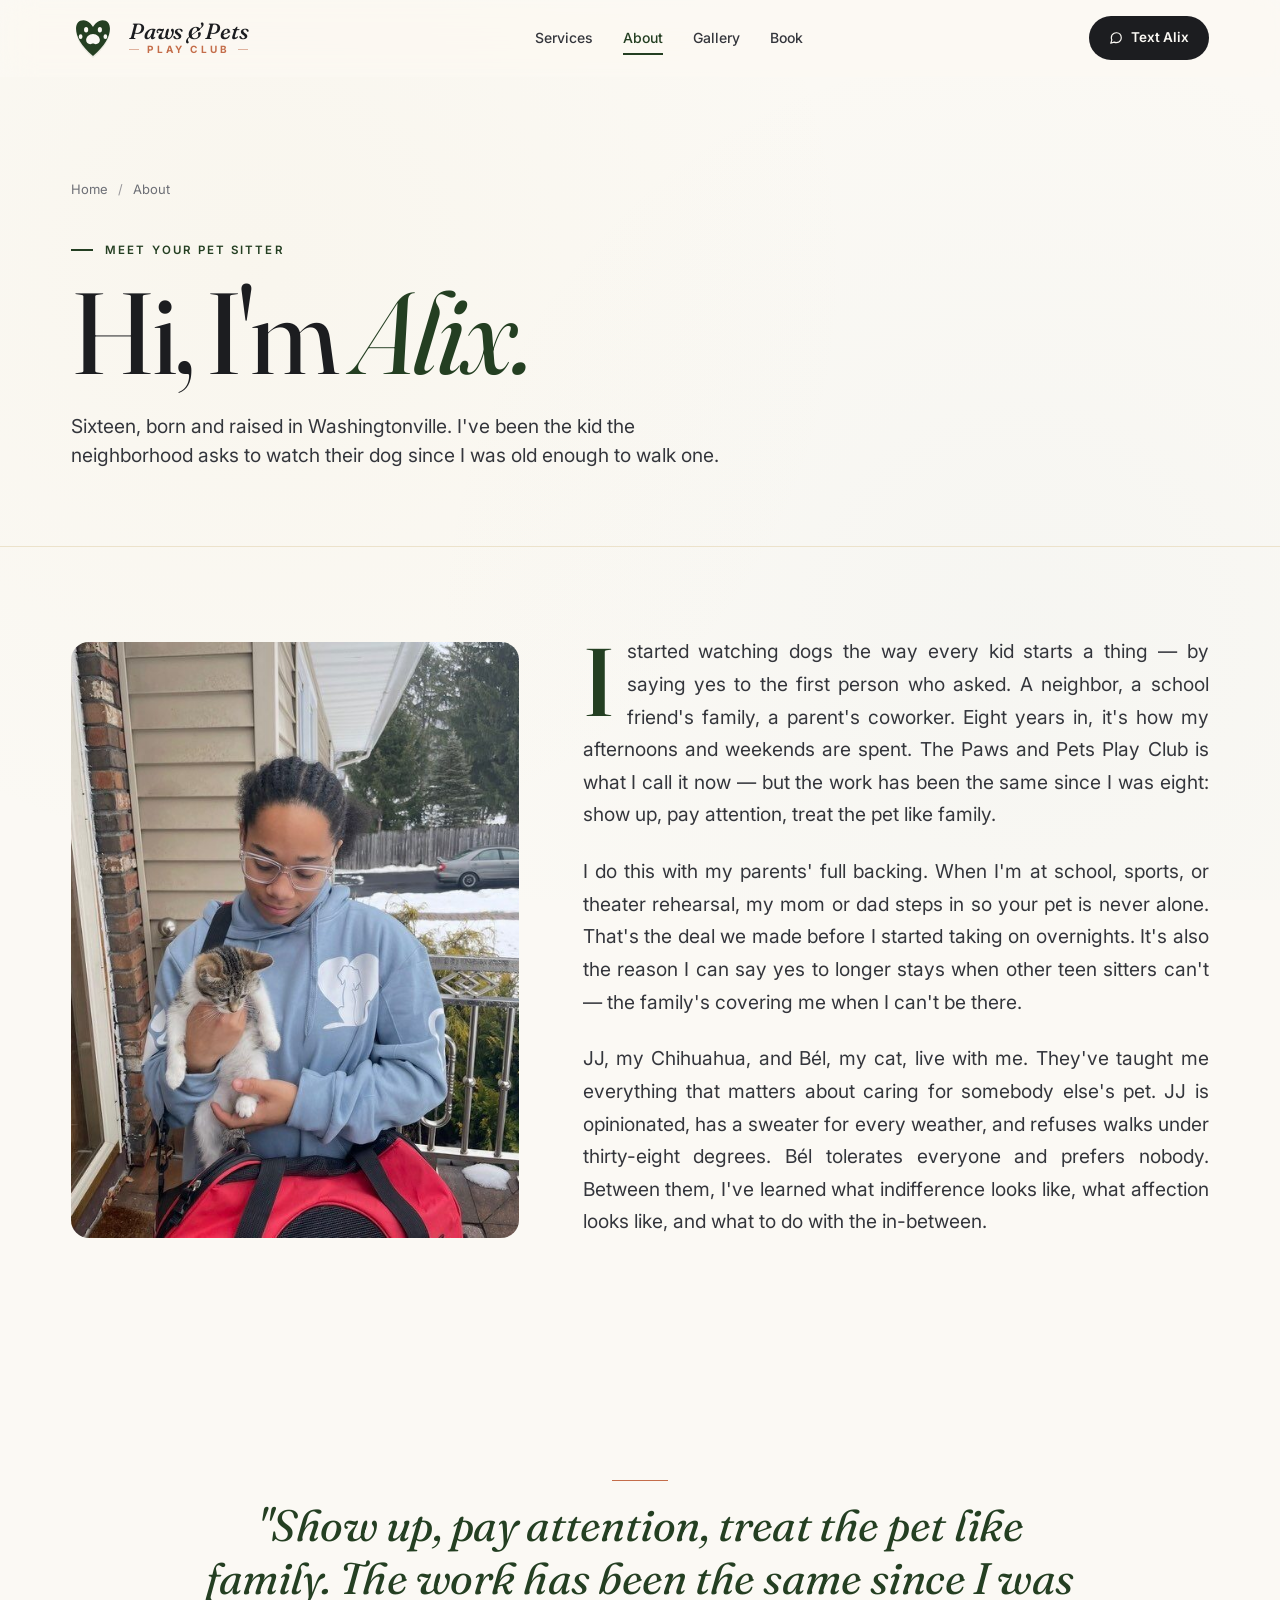
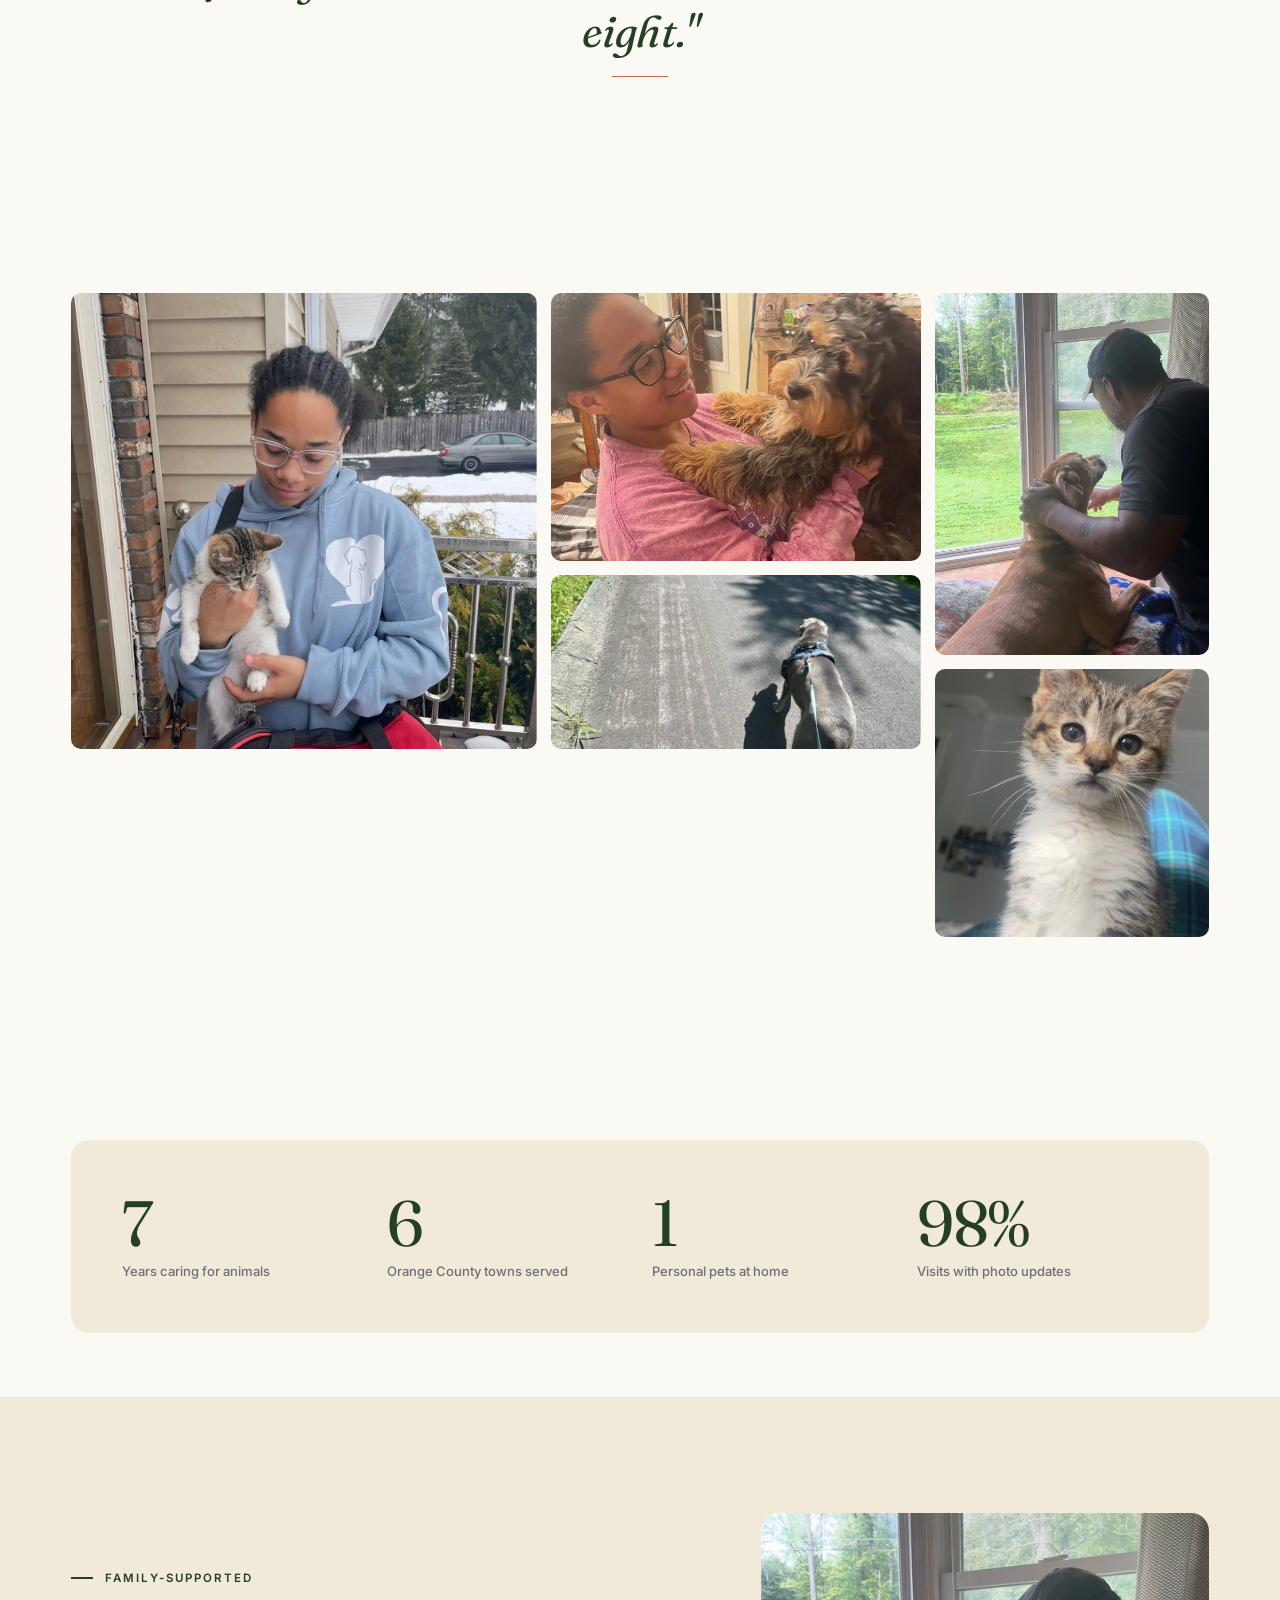
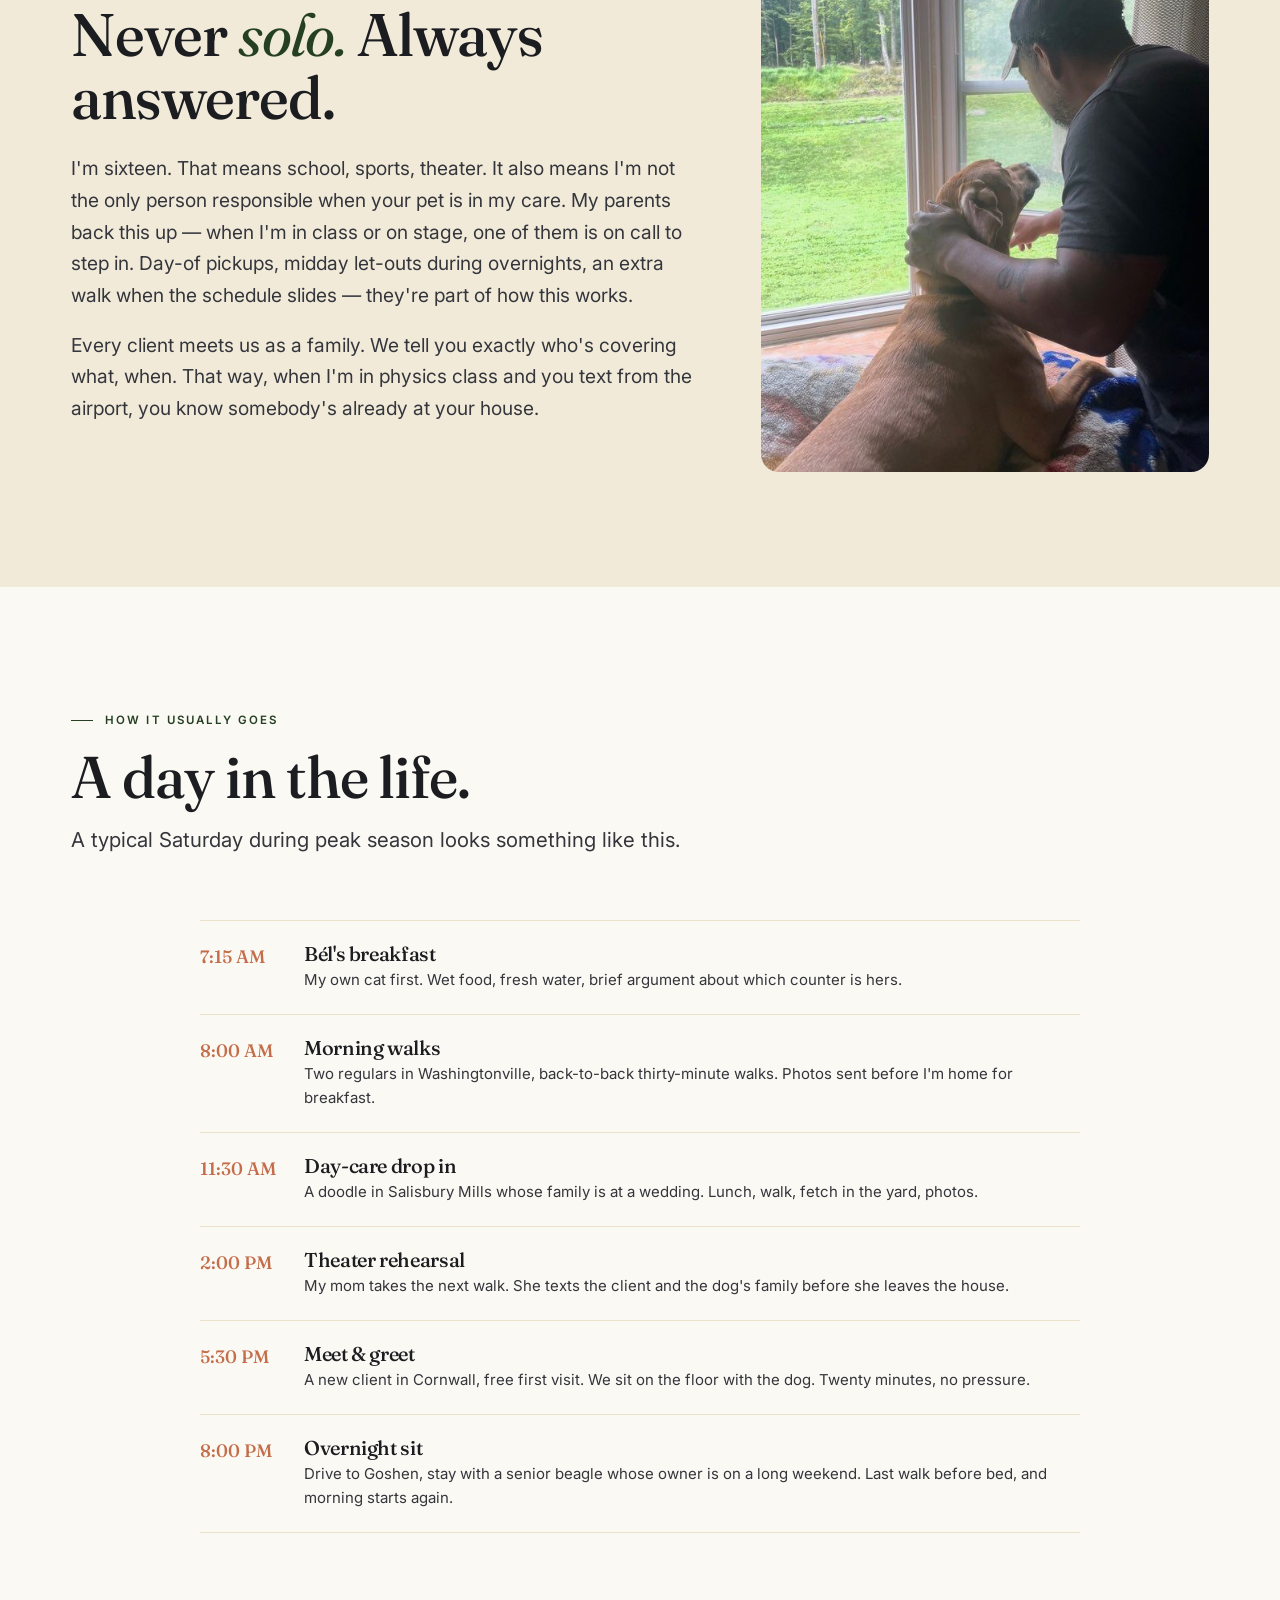
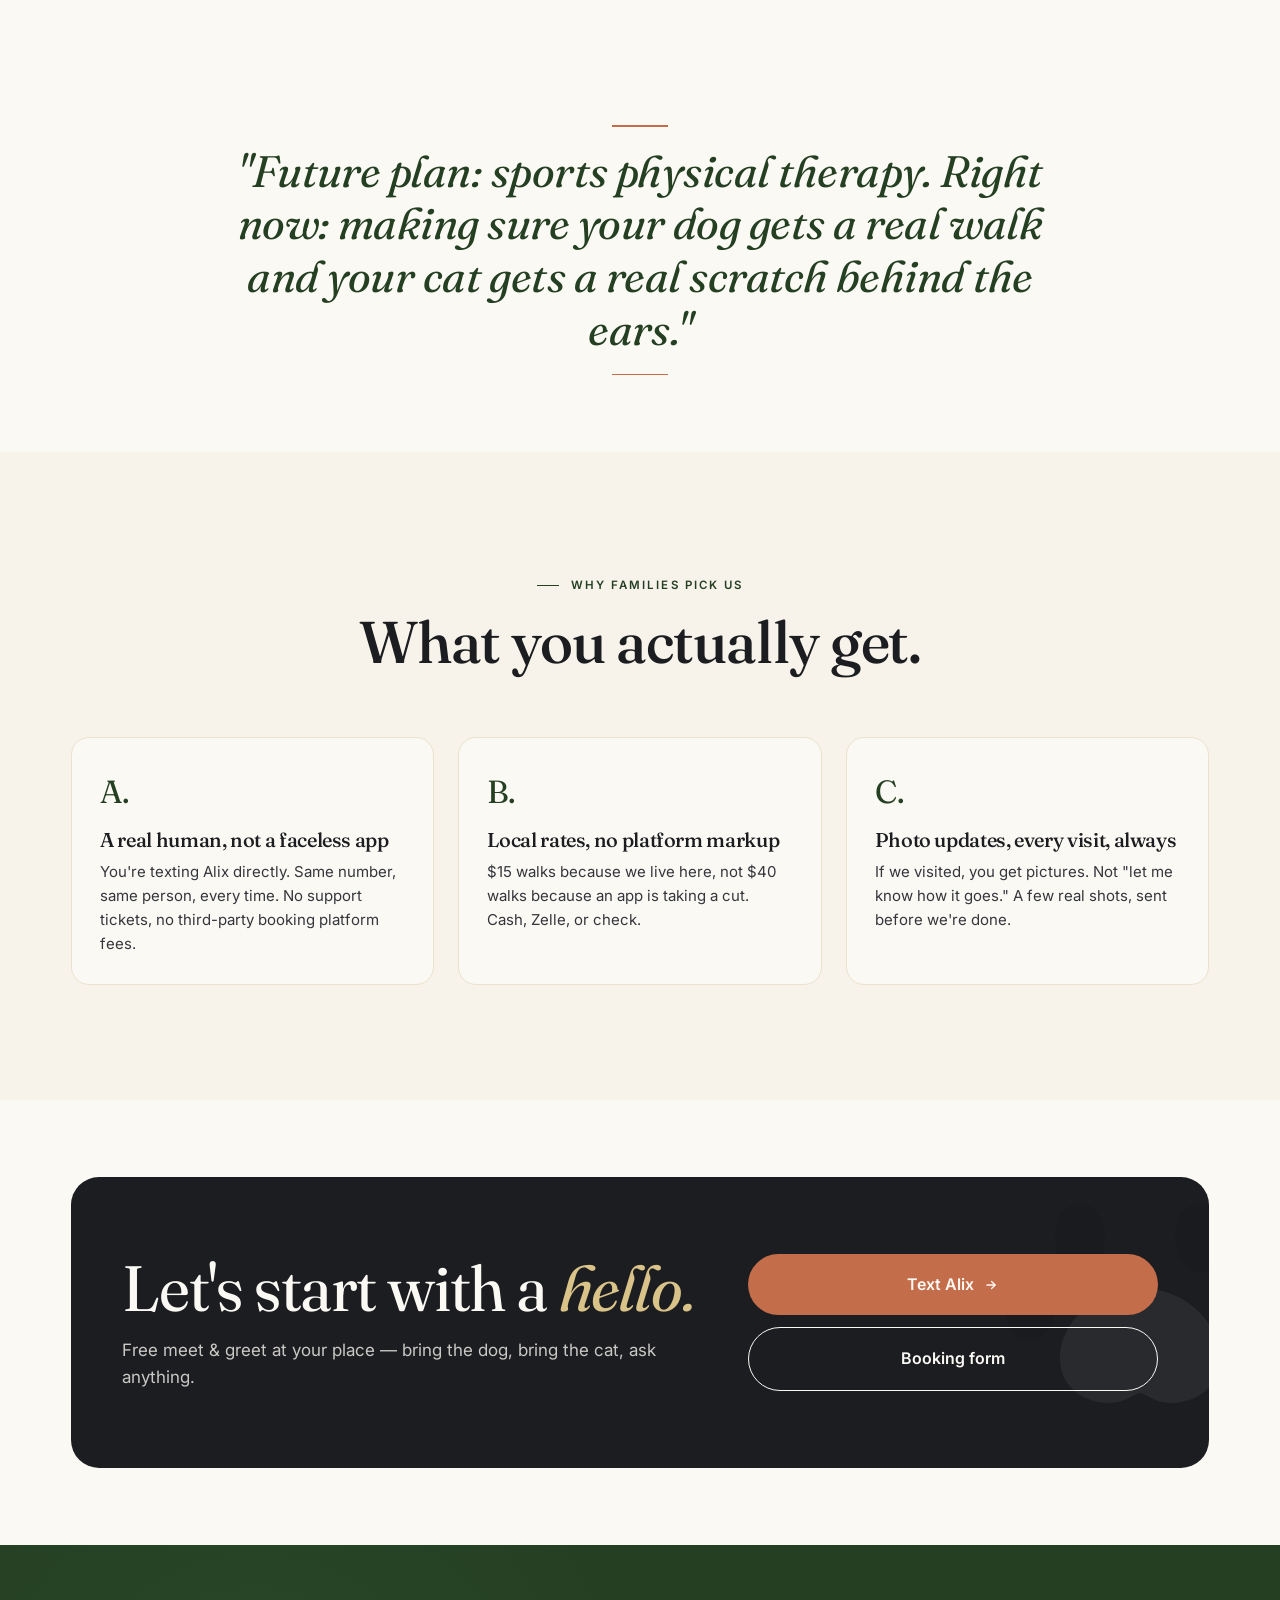
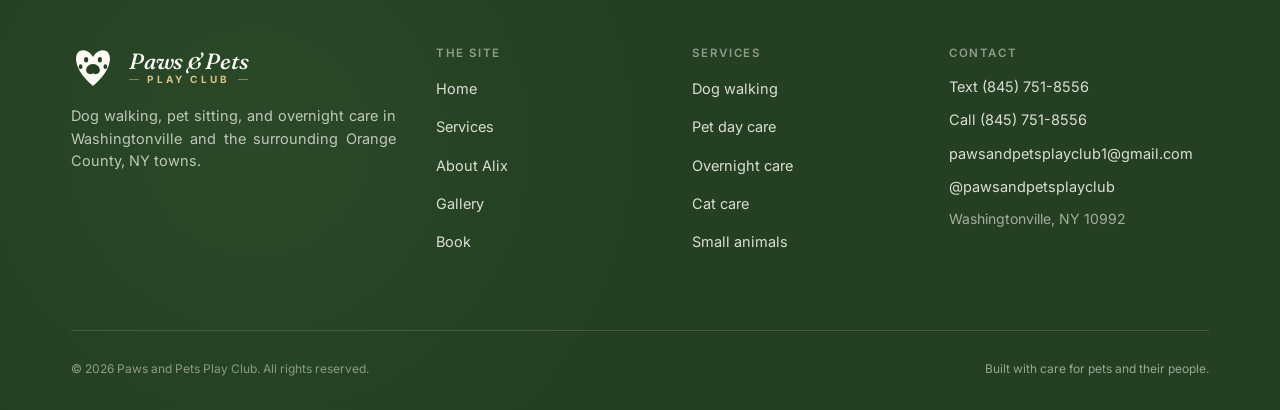
<file: about.html>
<!DOCTYPE html>
<html lang="en">
<head>
  <meta charset="UTF-8" />
  <meta name="viewport" content="width=device-width, initial-scale=1, viewport-fit=cover" />
  <meta name="theme-color" content="#243f22" />

  <title>About Alix — Paws and Pets Play Club, Washingtonville NY</title>
  <meta name="description" content="Meet Alix — sixteen-year-old pet sitter in Washingtonville, NY. Lifelong animal lover, family-supported, with two pets of her own (JJ the Chihuahua and Bél the cat)." />
  <link rel="canonical" href="https://paws-and-pets-play-club.vercel.app/about.html" />
  <meta property="og:title" content="About Alix — Paws and Pets Play Club" />
  <meta property="og:description" content="Sixteen, born in Washingtonville, lifelong animal lover, family-supported." />
  <meta property="og:image" content="https://paws-and-pets-play-club.vercel.app/images/og-image.jpg" />

  <link rel="icon" type="image/svg+xml" href="data:image/svg+xml,%3Csvg xmlns='http://www.w3.org/2000/svg' viewBox='0 0 64 60'%3E%3Cpath d='M32 54 C 4 32 4 6 18 6 C 25 6 30 12 32 16 C 34 12 39 6 46 6 C 60 6 60 32 32 54 Z' fill='none' stroke='%23243f22' stroke-width='4' stroke-linejoin='round'/%3E%3Cg fill='%23243f22'%3E%3Cellipse cx='22' cy='18' rx='2.6' ry='3.4'/%3E%3Cellipse cx='42' cy='18' rx='2.6' ry='3.4'/%3E%3Cellipse cx='14' cy='27' rx='2.4' ry='3.1'/%3E%3Cellipse cx='50' cy='27' rx='2.4' ry='3.1'/%3E%3Cpath d='M32 25c-5.5 0-9.5 4-9.5 8 0 3.4 2.5 5.5 5.5 5.5 1.4 0 2.6-0.9 3.5-0.9s2.1 0.9 3.5 0.9c3 0 5.5-2.1 5.5-5.5 0-4-4-8-9.5-8z'/%3E%3C/g%3E%3C/svg%3E" />

  <link rel="preconnect" href="https://fonts.googleapis.com" />
  <link rel="preconnect" href="https://fonts.gstatic.com" crossorigin />
  <link href="https://fonts.googleapis.com/css2?family=Fraunces:opsz,wght@9..144,400;9..144,500;9..144,600;9..144,700&amp;family=Inter:wght@400;500;600;700&amp;display=swap" rel="stylesheet" />
  <link rel="stylesheet" href="assets/styles.css" />
</head>
<body>
  <a class="skip-link" href="#main">Skip to content</a>

  <header class="nav" id="nav">
    <div class="container nav-inner">
      <a href="index.html" class="brand" aria-label="Paws and Pets Play Club home">
        <svg class="brand-mark" viewBox="0 0 64 60" aria-hidden="true">
          <path d="M32 56 C 2 32 2 4 18 4 C 25 4 30 10 32 14 C 34 10 39 4 46 4 C 62 4 62 32 32 56 Z" fill="currentColor"/>
          <g fill="var(--paw-cutout)">
            <ellipse cx="22" cy="18" rx="3" ry="4"/>
            <ellipse cx="42" cy="18" rx="3" ry="4"/>
            <ellipse cx="14" cy="28" rx="2.7" ry="3.5"/>
            <ellipse cx="50" cy="28" rx="2.7" ry="3.5"/>
            <path d="M32 24 c-6 0-10 4.5-10 9 0 3.6 2.7 6 6 6 1.6 0 3-1 4-1s2.4 1 4 1c3.3 0 6-2.4 6-6 0-4.5-4-9-10-9z"/>
          </g>
        </svg>
        <span class="brand-wordmark">
          <span class="top">Paws &amp; Pets</span>
          <span class="bot">Play Club</span>
        </span>
      </a>
      <nav class="nav-links" aria-label="Primary">
        <a href="services.html">Services</a>
        <a href="about.html" class="active">About</a>
        <a href="gallery.html">Gallery</a>
        <a href="book.html">Book</a>
      </nav>
      <a href="sms:+18457518556" class="nav-cta nav-cta-desktop">
        <svg viewBox="0 0 24 24" fill="none" stroke="currentColor" stroke-width="2" stroke-linecap="round" stroke-linejoin="round" aria-hidden="true"><path d="M21 11.5a8.38 8.38 0 0 1-.9 3.8 8.5 8.5 0 0 1-7.6 4.7 8.38 8.38 0 0 1-3.8-.9L3 21l1.9-5.7a8.38 8.38 0 0 1-.9-3.8 8.5 8.5 0 0 1 4.7-7.6 8.38 8.38 0 0 1 3.8-.9h.5a8.48 8.48 0 0 1 8 8v.5z"/></svg>
        Text Alix
      </a>
      <button class="nav-burger" aria-label="Menu" aria-expanded="false" aria-controls="mobileMenu">
        <svg viewBox="0 0 24 24" fill="none" stroke="currentColor" stroke-width="2" stroke-linecap="round" stroke-linejoin="round" aria-hidden="true"><line x1="4" y1="7" x2="20" y2="7"/><line x1="4" y1="12" x2="20" y2="12"/><line x1="4" y1="17" x2="20" y2="17"/></svg>
      </button>
    </div>
    <div class="mobile-menu" id="mobileMenu">
      <a href="services.html">Services <span class="dim">→</span></a>
      <a href="about.html">About Alix <span class="dim">→</span></a>
      <a href="gallery.html">Gallery <span class="dim">→</span></a>
      <a href="book.html">Book <span class="dim">→</span></a>
      <a href="sms:+18457518556" class="menu-cta">Text Alix · (845) 751-8556</a>
    </div>
  </header>

  <div class="mobile-cta-bar hidden" aria-hidden="true">
    <a href="sms:+18457518556" class="cta-text">
      <svg viewBox="0 0 24 24" fill="none" stroke="currentColor" stroke-width="2" stroke-linecap="round" stroke-linejoin="round" aria-hidden="true"><path d="M21 11.5a8.38 8.38 0 0 1-.9 3.8 8.5 8.5 0 0 1-7.6 4.7 8.38 8.38 0 0 1-3.8-.9L3 21l1.9-5.7a8.38 8.38 0 0 1-.9-3.8 8.5 8.5 0 0 1 4.7-7.6 8.38 8.38 0 0 1 3.8-.9h.5a8.48 8.48 0 0 1 8 8v.5z"/></svg>
      Text Alix
    </a>
    <a href="tel:+18457518556" class="cta-call">
      <svg viewBox="0 0 24 24" fill="none" stroke="currentColor" stroke-width="2" stroke-linecap="round" stroke-linejoin="round" aria-hidden="true"><path d="M22 16.92v3a2 2 0 0 1-2.18 2 19.79 19.79 0 0 1-8.63-3.07 19.5 19.5 0 0 1-6-6 19.79 19.79 0 0 1-3.07-8.67A2 2 0 0 1 4.11 2h3a2 2 0 0 1 2 1.72 12.84 12.84 0 0 0 .7 2.81 2 2 0 0 1-.45 2.11L8.09 9.91a16 16 0 0 0 6 6l1.27-1.27a2 2 0 0 1 2.11-.45 12.84 12.84 0 0 0 2.81.7A2 2 0 0 1 22 16.92z"/></svg>
      Call
    </a>
  </div>

  <main id="main">

    <section class="page-hero">
      <div class="container">
        <nav class="crumbs reveal" aria-label="Breadcrumb">
          <a href="index.html">Home</a>
          <span class="sep">/</span>
          <span>About</span>
        </nav>
        <span class="eyebrow reveal">Meet your pet sitter</span>
        <h1 class="reveal-up" style="margin-top:18px;">Hi, I'm <em>Alix.</em></h1>
        <p class="page-hero-sub reveal-up">Sixteen, born and raised in Washingtonville. I've been the kid the neighborhood asks to watch their dog since I was old enough to walk one.</p>
      </div>
    </section>

    <!-- Editorial portrait + intro -->
    <section class="container sec-tight">
      <div class="about-hero reveal-up">
        <div class="about-hero-photo">
          <img src="images/alix-with-cat.jpg" alt="Alix in her blue Paws and Pets Play Club hoodie, holding a kitten on the porch." />
        </div>
        <div class="about-prose">
          <p>I started watching dogs the way every kid starts a thing — by saying yes to the first person who asked. A neighbor, a school friend's family, a parent's coworker. Eight years in, it's how my afternoons and weekends are spent. The Paws and Pets Play Club is what I call it now — but the work has been the same since I was eight: show up, pay attention, treat the pet like family.</p>
          <p>I do this with my parents' full backing. When I'm at school, sports, or theater rehearsal, my mom or dad steps in so your pet is never alone. That's the deal we made before I started taking on overnights. It's also the reason I can say yes to longer stays when other teen sitters can't — the family's covering me when I can't be there.</p>
          <p>JJ, my Chihuahua, and Bél, my cat, live with me. They've taught me everything that matters about caring for somebody else's pet. JJ is opinionated, has a sweater for every weather, and refuses walks under thirty-eight degrees. Bél tolerates everyone and prefers nobody. Between them, I've learned what indifference looks like, what affection looks like, and what to do with the in-between.</p>
        </div>
      </div>
    </section>

    <!-- Pull quote -->
    <section class="container">
      <p class="pull-quote reveal-up">"Show up, pay attention, treat the pet like family. The work has been the same since I was eight."</p>
    </section>

    <!-- Photo grid -->
    <section class="container sec-tight">
      <div class="about-photogrid reveal-stagger">
        <div class="ph a1"><img src="images/alix-with-cat.jpg" alt="Alix on her front porch holding a kitten." loading="lazy" /></div>
        <div class="ph a2"><img src="images/alix-with-doodle.jpg" alt="Alix smiling at a doodle in the kitchen." loading="lazy" /></div>
        <div class="ph a3"><img src="images/family-helping.jpg" alt="A family member sitting with a dog by the window." loading="lazy" /></div>
        <div class="ph a4"><img src="images/dog-walking.jpg" alt="Alix walking a dog on a country lane." loading="lazy" /></div>
        <div class="ph a5"><img src="images/kitten-portrait.jpg" alt="A close-up portrait of a kitten." loading="lazy" /></div>
      </div>
    </section>

    <!-- Stats -->
    <section class="container">
      <div class="stats-row reveal-stagger">
        <div class="stat">
          <div class="v"><span data-count="8" data-suffix="">0</span></div>
          <div class="l">Years caring for animals</div>
        </div>
        <div class="stat">
          <div class="v"><span data-count="7" data-suffix="">0</span></div>
          <div class="l">Orange County towns served</div>
        </div>
        <div class="stat">
          <div class="v"><span data-count="2" data-suffix="">0</span></div>
          <div class="l">Personal pets at home</div>
        </div>
        <div class="stat">
          <div class="v"><span data-count="100" data-suffix="%">0</span></div>
          <div class="l">Visits with photo updates</div>
        </div>
      </div>
    </section>

    <!-- Family-supported section -->
    <section class="sec sec-cream">
      <div class="container">
        <div style="display:grid; grid-template-columns: minmax(0, 7fr) minmax(0, 5fr); gap: clamp(32px, 5vw, 80px); align-items:center;" class="family-grid">
          <div class="reveal-up">
            <span class="eyebrow">Family-supported</span>
            <h2 style="font-size: clamp(36px, 5vw, 60px); font-weight: 500; margin-top:16px;">Never <em class="serif">solo.</em> Always answered.</h2>
            <p style="font-size: clamp(17px, 1.5vw, 19.5px); color:var(--ink-2); line-height:1.65; margin-top:24px; max-width:60ch;">
              I'm sixteen. That means school, sports, theater. It also means I'm not the only person responsible when your pet is in my care. My parents back this up — when I'm in class or on stage, one of them is on call to step in. Day-of pickups, midday let-outs during overnights, an extra walk when the schedule slides — they're part of how this works.
            </p>
            <p style="font-size: clamp(17px, 1.5vw, 19.5px); color:var(--ink-2); line-height:1.65; margin-top:18px; max-width:60ch;">
              Every client meets us as a family. We tell you exactly who's covering what, when. That way, when I'm in physics class and you text from the airport, you know somebody's already at your house.
            </p>
          </div>
          <div class="reveal-up">
            <div style="aspect-ratio: 4/5; border-radius: var(--r-lg); overflow: hidden;">
              <img src="images/family-helping.jpg" alt="A family member sitting with a dog — family backup is part of how the business works." loading="lazy" style="width:100%; height:100%; object-fit:cover;" />
            </div>
          </div>
        </div>
      </div>
      <style>@media (max-width:880px){.family-grid{grid-template-columns:1fr !important;}}</style>
    </section>

    <!-- A day in the life -->
    <section class="sec">
      <div class="container">
        <div class="section-head reveal-up">
          <span class="eyebrow">How it usually goes</span>
          <h2>A day in the life.</h2>
          <p class="lead">A typical Saturday during peak season looks something like this.</p>
        </div>

        <div style="display:grid; gap: 0; max-width: 880px; margin: 0 auto;" class="reveal-stagger">
          <div class="day-row" style="display:grid; grid-template-columns: 80px 1fr; gap:24px; padding: 22px 0; border-top: 1px solid var(--line-soft);">
            <div style="font-family: var(--serif); font-size: 18px; color: var(--terracotta); font-weight: 500;">7:15 AM</div>
            <div>
              <h3 style="font-size: 20px; font-weight: 500; margin-bottom: 4px;">Bél's breakfast</h3>
              <p style="color: var(--ink-2); font-size: 15px;">My own cat first. Wet food, fresh water, brief argument about which counter is hers.</p>
            </div>
          </div>
          <div class="day-row" style="display:grid; grid-template-columns: 80px 1fr; gap:24px; padding: 22px 0; border-top: 1px solid var(--line-soft);">
            <div style="font-family: var(--serif); font-size: 18px; color: var(--terracotta); font-weight: 500;">8:00 AM</div>
            <div>
              <h3 style="font-size: 20px; font-weight: 500; margin-bottom: 4px;">Morning walks</h3>
              <p style="color: var(--ink-2); font-size: 15px;">Two regulars in Washingtonville, back-to-back thirty-minute walks. Photos sent before I'm home for breakfast.</p>
            </div>
          </div>
          <div class="day-row" style="display:grid; grid-template-columns: 80px 1fr; gap:24px; padding: 22px 0; border-top: 1px solid var(--line-soft);">
            <div style="font-family: var(--serif); font-size: 18px; color: var(--terracotta); font-weight: 500;">11:30 AM</div>
            <div>
              <h3 style="font-size: 20px; font-weight: 500; margin-bottom: 4px;">Day-care drop in</h3>
              <p style="color: var(--ink-2); font-size: 15px;">A doodle in Salisbury Mills whose family is at a wedding. Lunch, walk, fetch in the yard, photos.</p>
            </div>
          </div>
          <div class="day-row" style="display:grid; grid-template-columns: 80px 1fr; gap:24px; padding: 22px 0; border-top: 1px solid var(--line-soft);">
            <div style="font-family: var(--serif); font-size: 18px; color: var(--terracotta); font-weight: 500;">2:00 PM</div>
            <div>
              <h3 style="font-size: 20px; font-weight: 500; margin-bottom: 4px;">Theater rehearsal</h3>
              <p style="color: var(--ink-2); font-size: 15px;">My mom takes the next walk. She texts the client and the dog's family before she leaves the house.</p>
            </div>
          </div>
          <div class="day-row" style="display:grid; grid-template-columns: 80px 1fr; gap:24px; padding: 22px 0; border-top: 1px solid var(--line-soft);">
            <div style="font-family: var(--serif); font-size: 18px; color: var(--terracotta); font-weight: 500;">5:30 PM</div>
            <div>
              <h3 style="font-size: 20px; font-weight: 500; margin-bottom: 4px;">Meet &amp; greet</h3>
              <p style="color: var(--ink-2); font-size: 15px;">A new client in Cornwall, free first visit. We sit on the floor with the dog. Twenty minutes, no pressure.</p>
            </div>
          </div>
          <div class="day-row" style="display:grid; grid-template-columns: 80px 1fr; gap:24px; padding: 22px 0; border-top: 1px solid var(--line-soft); border-bottom: 1px solid var(--line-soft);">
            <div style="font-family: var(--serif); font-size: 18px; color: var(--terracotta); font-weight: 500;">8:00 PM</div>
            <div>
              <h3 style="font-size: 20px; font-weight: 500; margin-bottom: 4px;">Overnight sit</h3>
              <p style="color: var(--ink-2); font-size: 15px;">Drive to Goshen, stay with a senior beagle whose owner is on a long weekend. Last walk before bed, and morning starts again.</p>
            </div>
          </div>
        </div>
      </div>
    </section>

    <!-- Pull quote -->
    <section class="container">
      <p class="pull-quote reveal-up">"Future plan: sports physical therapy. Right now: making sure your dog gets a real walk and your cat gets a real scratch behind the ears."</p>
    </section>

    <!-- Why it works -->
    <section class="sec sec-bone-2">
      <div class="container">
        <div class="section-head reveal-up center" style="text-align:center;">
          <span class="eyebrow center">Why families pick us</span>
          <h2 style="margin-top:16px;">What you actually get.</h2>
        </div>

        <div style="display:grid; grid-template-columns: repeat(3, 1fr); gap: 24px; margin-top: 40px;" class="why-grid reveal-stagger">
          <div style="background: var(--bone); border: 1px solid var(--line-soft); border-radius: var(--r-lg); padding: 28px;">
            <div style="font-family: var(--serif); font-size: 32px; color: var(--forest); margin-bottom: 12px;">A.</div>
            <h3 style="font-size: 20px; font-weight: 500; margin-bottom: 10px;">A real human, not a faceless app</h3>
            <p style="color: var(--ink-2); font-size: 15px; line-height: 1.6;">You're texting Alix directly. Same number, same person, every time. No support tickets, no third-party booking platform fees.</p>
          </div>
          <div style="background: var(--bone); border: 1px solid var(--line-soft); border-radius: var(--r-lg); padding: 28px;">
            <div style="font-family: var(--serif); font-size: 32px; color: var(--forest); margin-bottom: 12px;">B.</div>
            <h3 style="font-size: 20px; font-weight: 500; margin-bottom: 10px;">Local rates, no platform markup</h3>
            <p style="color: var(--ink-2); font-size: 15px; line-height: 1.6;">$15 walks because we live here, not $40 walks because an app is taking a cut. Cash, Zelle, or check.</p>
          </div>
          <div style="background: var(--bone); border: 1px solid var(--line-soft); border-radius: var(--r-lg); padding: 28px;">
            <div style="font-family: var(--serif); font-size: 32px; color: var(--forest); margin-bottom: 12px;">C.</div>
            <h3 style="font-size: 20px; font-weight: 500; margin-bottom: 10px;">Photo updates, every visit, always</h3>
            <p style="color: var(--ink-2); font-size: 15px; line-height: 1.6;">If we visited, you get pictures. Not "let me know how it goes." A few real shots, sent before we're done.</p>
          </div>
        </div>
        <style>@media (max-width:880px){.why-grid{grid-template-columns:1fr !important;}}</style>
      </div>
    </section>

    <!-- CTA -->
    <section class="container">
      <div class="cta-banner reveal-up">
        <svg class="paw-bg" viewBox="0 0 64 64" aria-hidden="true">
          <ellipse cx="20" cy="18" rx="5" ry="7"/><ellipse cx="44" cy="18" rx="5" ry="7"/>
          <ellipse cx="10" cy="32" rx="5" ry="6.5"/><ellipse cx="54" cy="32" rx="5" ry="6.5"/>
          <path d="M32 28c-9 0-16 7-16 14 0 6 5 9 10 9 3 0 5-2 6-2s3 2 6 2c5 0 10-3 10-9 0-7-7-14-16-14z"/>
        </svg>
        <div>
          <h2>Let's start with a <em>hello.</em></h2>
          <p>Free meet &amp; greet at your place — bring the dog, bring the cat, ask anything.</p>
        </div>
        <div class="cta-banner-actions">
          <a href="sms:+18457518556" class="btn btn-terracotta btn-lg" style="justify-content:center;">
            Text Alix
            <svg class="arrow" viewBox="0 0 24 24" fill="none" stroke="currentColor" stroke-width="2.2" stroke-linecap="round" stroke-linejoin="round" aria-hidden="true"><line x1="5" y1="12" x2="19" y2="12"/><polyline points="13 6 19 12 13 18"/></svg>
          </a>
          <a href="book.html" class="btn btn-ghost-bone btn-lg" style="justify-content:center;">Booking form</a>
        </div>
      </div>
    </section>

  </main>

  <footer class="footer">
    <div class="container">
      <div class="footer-grid">
        <div class="footer-brand">
          <a href="index.html" class="brand">
            <svg class="brand-mark" viewBox="0 0 64 60" aria-hidden="true">
          <path d="M32 56 C 2 32 2 4 18 4 C 25 4 30 10 32 14 C 34 10 39 4 46 4 C 62 4 62 32 32 56 Z" fill="currentColor"/>
          <g fill="var(--paw-cutout)">
            <ellipse cx="22" cy="18" rx="3" ry="4"/>
            <ellipse cx="42" cy="18" rx="3" ry="4"/>
            <ellipse cx="14" cy="28" rx="2.7" ry="3.5"/>
            <ellipse cx="50" cy="28" rx="2.7" ry="3.5"/>
            <path d="M32 24 c-6 0-10 4.5-10 9 0 3.6 2.7 6 6 6 1.6 0 3-1 4-1s2.4 1 4 1c3.3 0 6-2.4 6-6 0-4.5-4-9-10-9z"/>
          </g>
        </svg>
            <span class="brand-wordmark">
          <span class="top">Paws &amp; Pets</span>
          <span class="bot">Play Club</span>
        </span>
          </a>
          <p class="footer-tagline">Dog walking, pet sitting, and overnight care in Washingtonville and the surrounding Orange County, NY towns.</p>
        </div>
        <div><h4>The site</h4><ul><li><a href="index.html">Home</a></li><li><a href="services.html">Services</a></li><li><a href="about.html">About Alix</a></li><li><a href="gallery.html">Gallery</a></li><li><a href="book.html">Book</a></li></ul></div>
        <div><h4>Services</h4><ul><li><a href="services.html#walking">Dog walking</a></li><li><a href="services.html#daycare">Pet day care</a></li><li><a href="services.html#overnight">Overnight care</a></li><li><a href="services.html#cats">Cat care</a></li><li><a href="services.html#small">Small animals</a></li></ul></div>
        <div class="footer-contact">
          <h4>Contact</h4>
          <a href="sms:+18457518556">Text (845) 751-8556</a>
          <a href="tel:+18457518556">Call (845) 751-8556</a>
          <a href="mailto:pawsandpetsplayclub1@gmail.com">pawsandpetsplayclub1@gmail.com</a>
          <a href="https://instagram.com/pawsandpetsplayclub" target="_blank" rel="noopener noreferrer">@pawsandpetsplayclub</a>
          <span style="display:block;margin-top:10px;color:rgba(251,249,244,0.6);font-size:14px;">Washingtonville, NY 10992</span>
        </div>
      </div>
      <div class="footer-bottom">
        <span>© <span id="year">2026</span> Paws and Pets Play Club. All rights reserved.</span>
        <span>Built with care for pets and their people.</span>
      </div>
    </div>
  </footer>

  <button class="scroll-paw" aria-label="Back to top">
    <svg viewBox="0 0 24 24" fill="none" stroke="currentColor" stroke-width="2" stroke-linecap="round" stroke-linejoin="round" aria-hidden="true"><polyline points="18 15 12 9 6 15"/></svg>
  </button>

  <script src="assets/scripts.js"></script>
</body>
</html>
</file>
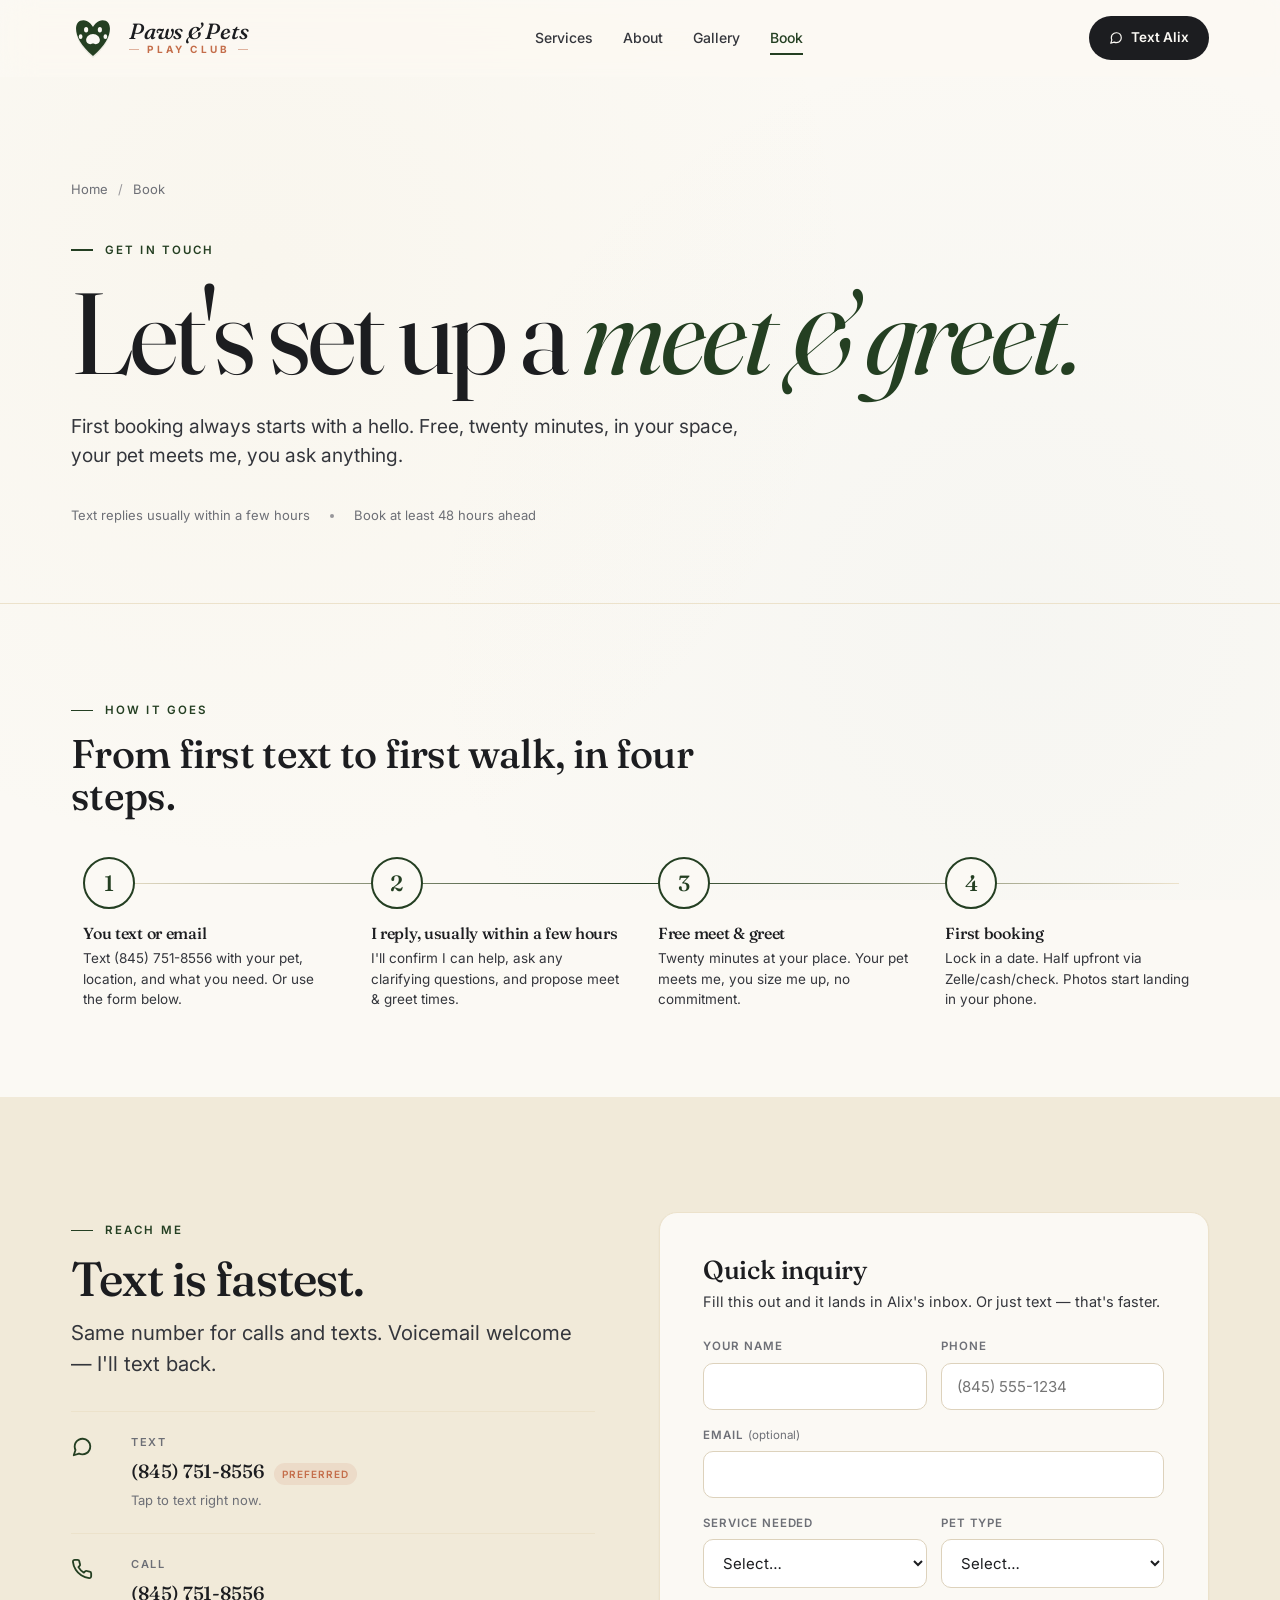
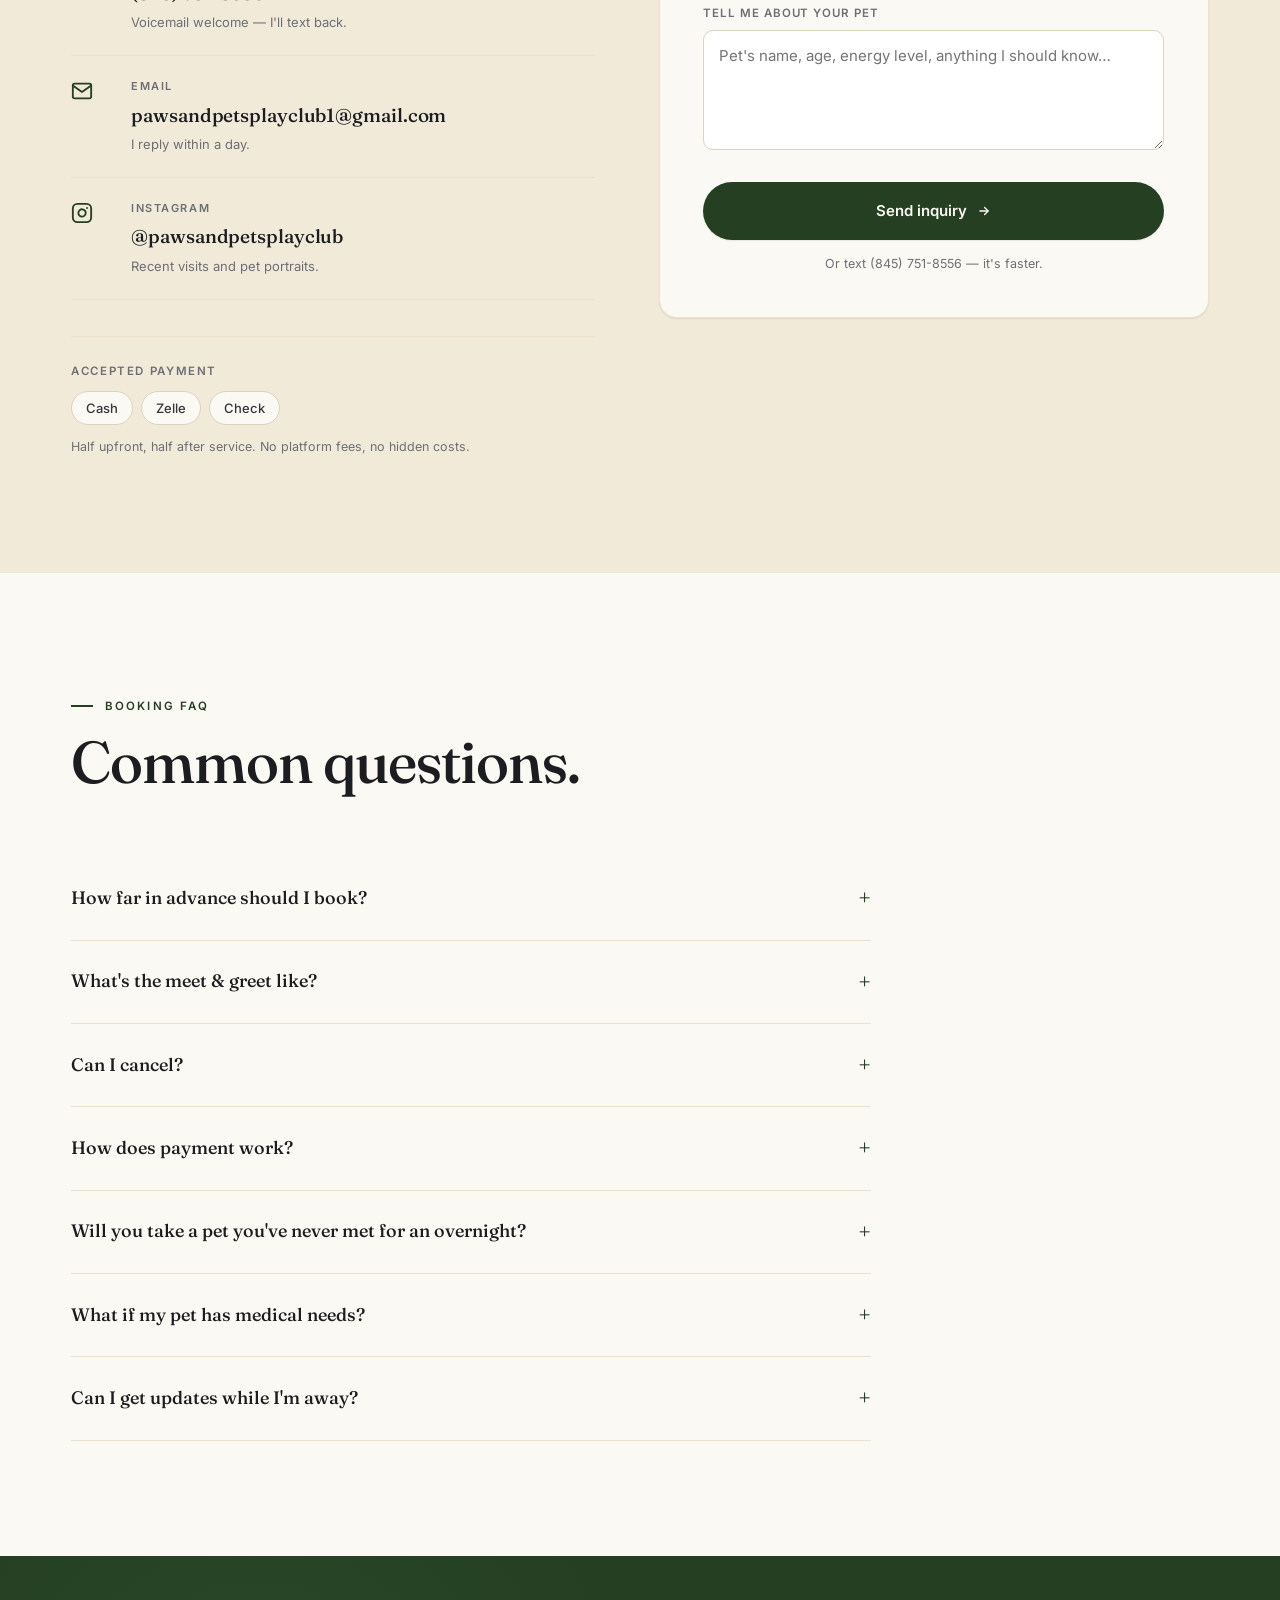
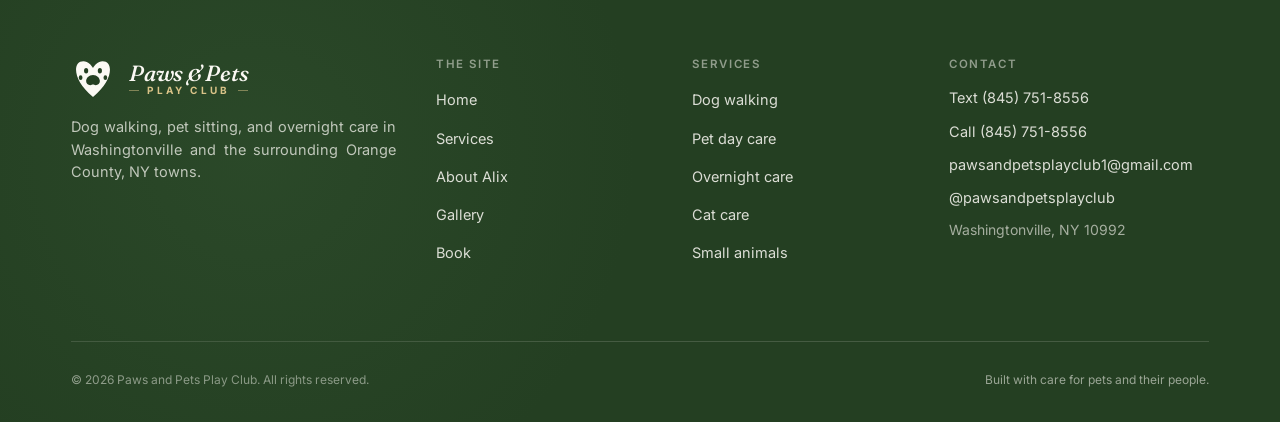
<file: book.html>
<!DOCTYPE html>
<html lang="en">
<head>
  <meta charset="UTF-8" />
  <meta name="viewport" content="width=device-width, initial-scale=1, viewport-fit=cover" />
  <meta name="theme-color" content="#243f22" />

  <title>Book a meet &amp; greet — Paws and Pets Play Club, Washingtonville NY</title>
  <meta name="description" content="Book a free meet &amp; greet with Alix. Dog walking, pet sitting, and overnight care in Washingtonville and surrounding Orange County, NY." />
  <link rel="canonical" href="https://paws-and-pets-play-club.vercel.app/book.html" />
  <meta property="og:title" content="Book — Paws and Pets Play Club" />
  <meta property="og:description" content="Free meet &amp; greet, then we go from there." />
  <meta property="og:image" content="https://paws-and-pets-play-club.vercel.app/images/og-image.jpg" />

  <link rel="icon" type="image/svg+xml" href="data:image/svg+xml,%3Csvg xmlns='http://www.w3.org/2000/svg' viewBox='0 0 64 60'%3E%3Cpath d='M32 54 C 4 32 4 6 18 6 C 25 6 30 12 32 16 C 34 12 39 6 46 6 C 60 6 60 32 32 54 Z' fill='none' stroke='%23243f22' stroke-width='4' stroke-linejoin='round'/%3E%3Cg fill='%23243f22'%3E%3Cellipse cx='22' cy='18' rx='2.6' ry='3.4'/%3E%3Cellipse cx='42' cy='18' rx='2.6' ry='3.4'/%3E%3Cellipse cx='14' cy='27' rx='2.4' ry='3.1'/%3E%3Cellipse cx='50' cy='27' rx='2.4' ry='3.1'/%3E%3Cpath d='M32 25c-5.5 0-9.5 4-9.5 8 0 3.4 2.5 5.5 5.5 5.5 1.4 0 2.6-0.9 3.5-0.9s2.1 0.9 3.5 0.9c3 0 5.5-2.1 5.5-5.5 0-4-4-8-9.5-8z'/%3E%3C/g%3E%3C/svg%3E" />

  <link rel="preconnect" href="https://fonts.googleapis.com" />
  <link rel="preconnect" href="https://fonts.gstatic.com" crossorigin />
  <link href="https://fonts.googleapis.com/css2?family=Fraunces:opsz,wght@9..144,400;9..144,500;9..144,600;9..144,700&amp;family=Inter:wght@400;500;600;700&amp;display=swap" rel="stylesheet" />
  <link rel="stylesheet" href="assets/styles.css" />
</head>
<body>
  <a class="skip-link" href="#main">Skip to content</a>

  <header class="nav" id="nav">
    <div class="container nav-inner">
      <a href="index.html" class="brand" aria-label="Paws and Pets Play Club home">
        <svg class="brand-mark" viewBox="0 0 64 60" aria-hidden="true">
          <path d="M32 56 C 2 32 2 4 18 4 C 25 4 30 10 32 14 C 34 10 39 4 46 4 C 62 4 62 32 32 56 Z" fill="currentColor"/>
          <g fill="var(--paw-cutout)">
            <ellipse cx="22" cy="18" rx="3" ry="4"/>
            <ellipse cx="42" cy="18" rx="3" ry="4"/>
            <ellipse cx="14" cy="28" rx="2.7" ry="3.5"/>
            <ellipse cx="50" cy="28" rx="2.7" ry="3.5"/>
            <path d="M32 24 c-6 0-10 4.5-10 9 0 3.6 2.7 6 6 6 1.6 0 3-1 4-1s2.4 1 4 1c3.3 0 6-2.4 6-6 0-4.5-4-9-10-9z"/>
          </g>
        </svg>
        <span class="brand-wordmark">
          <span class="top">Paws &amp; Pets</span>
          <span class="bot">Play Club</span>
        </span>
      </a>
      <nav class="nav-links" aria-label="Primary">
        <a href="services.html">Services</a>
        <a href="about.html">About</a>
        <a href="gallery.html">Gallery</a>
        <a href="book.html" class="active">Book</a>
      </nav>
      <a href="sms:+18457518556" class="nav-cta nav-cta-desktop">
        <svg viewBox="0 0 24 24" fill="none" stroke="currentColor" stroke-width="2" stroke-linecap="round" stroke-linejoin="round" aria-hidden="true"><path d="M21 11.5a8.38 8.38 0 0 1-.9 3.8 8.5 8.5 0 0 1-7.6 4.7 8.38 8.38 0 0 1-3.8-.9L3 21l1.9-5.7a8.38 8.38 0 0 1-.9-3.8 8.5 8.5 0 0 1 4.7-7.6 8.38 8.38 0 0 1 3.8-.9h.5a8.48 8.48 0 0 1 8 8v.5z"/></svg>
        Text Alix
      </a>
      <button class="nav-burger" aria-label="Menu" aria-expanded="false" aria-controls="mobileMenu">
        <svg viewBox="0 0 24 24" fill="none" stroke="currentColor" stroke-width="2" stroke-linecap="round" stroke-linejoin="round" aria-hidden="true"><line x1="4" y1="7" x2="20" y2="7"/><line x1="4" y1="12" x2="20" y2="12"/><line x1="4" y1="17" x2="20" y2="17"/></svg>
      </button>
    </div>
    <div class="mobile-menu" id="mobileMenu">
      <a href="services.html">Services <span class="dim">→</span></a>
      <a href="about.html">About Alix <span class="dim">→</span></a>
      <a href="gallery.html">Gallery <span class="dim">→</span></a>
      <a href="book.html">Book <span class="dim">→</span></a>
      <a href="sms:+18457518556" class="menu-cta">Text Alix · (845) 751-8556</a>
    </div>
  </header>

  <div class="mobile-cta-bar hidden" aria-hidden="true">
    <a href="sms:+18457518556" class="cta-text">
      <svg viewBox="0 0 24 24" fill="none" stroke="currentColor" stroke-width="2" stroke-linecap="round" stroke-linejoin="round" aria-hidden="true"><path d="M21 11.5a8.38 8.38 0 0 1-.9 3.8 8.5 8.5 0 0 1-7.6 4.7 8.38 8.38 0 0 1-3.8-.9L3 21l1.9-5.7a8.38 8.38 0 0 1-.9-3.8 8.5 8.5 0 0 1 4.7-7.6 8.38 8.38 0 0 1 3.8-.9h.5a8.48 8.48 0 0 1 8 8v.5z"/></svg>
      Text Alix
    </a>
    <a href="tel:+18457518556" class="cta-call">
      <svg viewBox="0 0 24 24" fill="none" stroke="currentColor" stroke-width="2" stroke-linecap="round" stroke-linejoin="round" aria-hidden="true"><path d="M22 16.92v3a2 2 0 0 1-2.18 2 19.79 19.79 0 0 1-8.63-3.07 19.5 19.5 0 0 1-6-6 19.79 19.79 0 0 1-3.07-8.67A2 2 0 0 1 4.11 2h3a2 2 0 0 1 2 1.72 12.84 12.84 0 0 0 .7 2.81 2 2 0 0 1-.45 2.11L8.09 9.91a16 16 0 0 0 6 6l1.27-1.27a2 2 0 0 1 2.11-.45 12.84 12.84 0 0 0 2.81.7A2 2 0 0 1 22 16.92z"/></svg>
      Call
    </a>
  </div>

  <main id="main">

    <section class="page-hero">
      <div class="container">
        <nav class="crumbs reveal" aria-label="Breadcrumb">
          <a href="index.html">Home</a>
          <span class="sep">/</span>
          <span>Book</span>
        </nav>
        <span class="eyebrow reveal">Get in touch</span>
        <h1 class="reveal-up" style="margin-top:18px;">Let's set up a <em>meet &amp; greet.</em></h1>
        <p class="page-hero-sub reveal-up">First booking always starts with a hello. Free, twenty minutes, in your space, your pet meets me, you ask anything.</p>
        <div class="page-hero-meta reveal">
          <span>Text replies usually within a few hours</span>
          <span class="dot" aria-hidden="true"></span>
          <span>Book at least 48 hours ahead</span>
        </div>
      </div>
    </section>

    <!-- Process timeline -->
    <section class="container sec-tight">
      <div class="reveal-up">
        <span class="eyebrow">How it goes</span>
        <h2 style="font-size: clamp(28px, 3.4vw, 40px); font-weight: 500; margin-top: 14px; max-width: 24ch;">From first text to first walk, in four steps.</h2>
      </div>

      <div class="timeline reveal-stagger">
        <div class="tl-step">
          <div class="tl-num">1</div>
          <h4>You text or email</h4>
          <p>Text (845) 751-8556 with your pet, location, and what you need. Or use the form below.</p>
        </div>
        <div class="tl-step">
          <div class="tl-num">2</div>
          <h4>I reply, usually within a few hours</h4>
          <p>I'll confirm I can help, ask any clarifying questions, and propose meet &amp; greet times.</p>
        </div>
        <div class="tl-step">
          <div class="tl-num">3</div>
          <h4>Free meet &amp; greet</h4>
          <p>Twenty minutes at your place. Your pet meets me, you size me up, no commitment.</p>
        </div>
        <div class="tl-step">
          <div class="tl-num">4</div>
          <h4>First booking</h4>
          <p>Lock in a date. Half upfront via Zelle/cash/check. Photos start landing in your phone.</p>
        </div>
      </div>
    </section>

    <!-- Booking grid -->
    <section class="sec sec-cream">
      <div class="container">
        <div class="booking-grid">
          <div class="reveal-up">
            <span class="eyebrow">Reach me</span>
            <h2 style="font-size: clamp(32px, 4vw, 48px); font-weight: 500; margin-top: 14px;">Text is fastest.</h2>
            <p class="lead" style="margin-top:14px;">Same number for calls and texts. Voicemail welcome — I'll text back.</p>

            <div class="contact-list">
              <a class="contact-row" href="sms:+18457518556">
                <svg viewBox="0 0 24 24" fill="none" stroke="currentColor" stroke-width="2" stroke-linecap="round" stroke-linejoin="round" aria-hidden="true"><path d="M21 11.5a8.38 8.38 0 0 1-.9 3.8 8.5 8.5 0 0 1-7.6 4.7 8.38 8.38 0 0 1-3.8-.9L3 21l1.9-5.7a8.38 8.38 0 0 1-.9-3.8 8.5 8.5 0 0 1 4.7-7.6 8.38 8.38 0 0 1 3.8-.9h.5a8.48 8.48 0 0 1 8 8v.5z"/></svg>
                <div>
                  <span class="label">Text</span>
                  <span class="value preferred">(845) 751-8556</span>
                  <span class="hint">Tap to text right now.</span>
                </div>
              </a>
              <a class="contact-row" href="tel:+18457518556">
                <svg viewBox="0 0 24 24" fill="none" stroke="currentColor" stroke-width="2" stroke-linecap="round" stroke-linejoin="round" aria-hidden="true"><path d="M22 16.92v3a2 2 0 0 1-2.18 2 19.79 19.79 0 0 1-8.63-3.07 19.5 19.5 0 0 1-6-6 19.79 19.79 0 0 1-3.07-8.67A2 2 0 0 1 4.11 2h3a2 2 0 0 1 2 1.72 12.84 12.84 0 0 0 .7 2.81 2 2 0 0 1-.45 2.11L8.09 9.91a16 16 0 0 0 6 6l1.27-1.27a2 2 0 0 1 2.11-.45 12.84 12.84 0 0 0 2.81.7A2 2 0 0 1 22 16.92z"/></svg>
                <div>
                  <span class="label">Call</span>
                  <span class="value">(845) 751-8556</span>
                  <span class="hint">Voicemail welcome — I'll text back.</span>
                </div>
              </a>
              <a class="contact-row" href="mailto:pawsandpetsplayclub1@gmail.com">
                <svg viewBox="0 0 24 24" fill="none" stroke="currentColor" stroke-width="2" stroke-linecap="round" stroke-linejoin="round" aria-hidden="true"><path d="M4 4h16c1.1 0 2 .9 2 2v12c0 1.1-.9 2-2 2H4c-1.1 0-2-.9-2-2V6c0-1.1.9-2 2-2z"/><polyline points="22,6 12,13 2,6"/></svg>
                <div>
                  <span class="label">Email</span>
                  <span class="value">pawsandpetsplayclub1@gmail.com</span>
                  <span class="hint">I reply within a day.</span>
                </div>
              </a>
              <a class="contact-row" href="https://instagram.com/pawsandpetsplayclub" target="_blank" rel="noopener noreferrer">
                <svg viewBox="0 0 24 24" fill="none" stroke="currentColor" stroke-width="2" stroke-linecap="round" stroke-linejoin="round" aria-hidden="true"><rect x="2" y="2" width="20" height="20" rx="5" ry="5"/><path d="M16 11.37A4 4 0 1 1 12.63 8 4 4 0 0 1 16 11.37z"/><line x1="17.5" y1="6.5" x2="17.51" y2="6.5"/></svg>
                <div>
                  <span class="label">Instagram</span>
                  <span class="value">@pawsandpetsplayclub</span>
                  <span class="hint">Recent visits and pet portraits.</span>
                </div>
              </a>
            </div>

            <div class="payments">
              <h4>Accepted payment</h4>
              <div class="pay-pills">
                <span class="pay-pill">Cash</span>
                <span class="pay-pill">Zelle</span>
                <span class="pay-pill">Check</span>
              </div>
              <small>Half upfront, half after service. No platform fees, no hidden costs.</small>
            </div>
          </div>

          <div class="form-card reveal-up">
            <h3>Quick inquiry</h3>
            <p class="form-intro">Fill this out and it lands in Alix's inbox. Or just text — that's faster.</p>

            <div id="formSuccess" class="form-success">Got it — thanks. Alix will reply soon.</div>
            <div id="formError" class="form-error">Something went wrong. Try again, or text (845) 751-8556.</div>

            <form id="contactForm" novalidate>
              <input type="hidden" name="access_key" value="YOUR_WEB3FORMS_ACCESS_KEY" />
              <input type="hidden" name="subject" value="New inquiry — Paws and Pets Play Club" />
              <input type="hidden" name="from_name" value="Paws and Pets Play Club website" />
              <input type="checkbox" name="botcheck" style="display:none" tabindex="-1" autocomplete="off" />

              <div class="form-row">
                <div class="field">
                  <label for="name">Your name</label>
                  <input type="text" id="name" name="name" autocomplete="name" required />
                </div>
                <div class="field">
                  <label for="phone">Phone</label>
                  <input type="tel" id="phone" name="phone" autocomplete="tel" placeholder="(845) 555-1234" required />
                </div>
              </div>
              <div class="field">
                <label for="email">Email <span style="text-transform:none;letter-spacing:0;color:var(--ink-3);font-weight:400;">(optional)</span></label>
                <input type="email" id="email" name="email" autocomplete="email" />
              </div>
              <div class="form-row">
                <div class="field">
                  <label for="service">Service needed</label>
                  <select id="service" name="service" required>
                    <option value="">Select…</option>
                    <option>Dog walking</option>
                    <option>Pet day care</option>
                    <option>Overnight care</option>
                    <option>Cat care</option>
                    <option>Small animals</option>
                    <option>Fish</option>
                    <option>Not sure yet</option>
                  </select>
                </div>
                <div class="field">
                  <label for="petType">Pet type</label>
                  <select id="petType" name="pet_type" required>
                    <option value="">Select…</option>
                    <option>Dog</option>
                    <option>Cat</option>
                    <option>Small animal</option>
                    <option>Fish</option>
                    <option>Multiple pets</option>
                  </select>
                </div>
              </div>
              <div class="field">
                <label for="message">Tell me about your pet</label>
                <textarea id="message" name="message" placeholder="Pet's name, age, energy level, anything I should know…"></textarea>
              </div>
              <button type="submit" class="btn btn-primary">
                Send inquiry
                <svg class="arrow" viewBox="0 0 24 24" fill="none" stroke="currentColor" stroke-width="2.2" stroke-linecap="round" stroke-linejoin="round" aria-hidden="true"><line x1="5" y1="12" x2="19" y2="12"/><polyline points="13 6 19 12 13 18"/></svg>
              </button>
              <small class="form-foot">Or text (845) 751-8556 — it's faster.</small>
            </form>
          </div>
        </div>
      </div>
    </section>

    <!-- Booking FAQ -->
    <section class="sec">
      <div class="container">
        <div class="section-head reveal-up">
          <span class="eyebrow">Booking FAQ</span>
          <h2>Common questions.</h2>
        </div>

        <div style="max-width: 800px;" class="reveal-stagger">
          <details class="faq-item">
            <summary>How far in advance should I book?</summary>
            <div class="a">Forty-eight hours is the comfortable minimum. For overnights and longer stays, give me a week or more if you can — it lets me lock the schedule and arrange family backup. Last-minute is fine if I'm available; just text and ask.</div>
          </details>
          <details class="faq-item">
            <summary>What's the meet &amp; greet like?</summary>
            <div class="a">About twenty minutes at your place. We sit on the floor with your pet, you walk me through their routine, I ask questions, you ask questions, no pressure to book. The point is for everyone — including the pet — to know what they're getting into.</div>
          </details>
          <details class="faq-item">
            <summary>Can I cancel?</summary>
            <div class="a">Yes. Cancellations 48+ hours ahead get a full refund. Within 48 hours, the deposit is non-refundable but I can usually rebook you within the same week.</div>
          </details>
          <details class="faq-item">
            <summary>How does payment work?</summary>
            <div class="a">Half upfront when you book, half on completion. Cash, Zelle, or check — your call. No platform fees, no surprise charges.</div>
          </details>
          <details class="faq-item">
            <summary>Will you take a pet you've never met for an overnight?</summary>
            <div class="a">No — overnights always require a meet &amp; greet first. For walks and short day visits, sometimes I can skip the greet if your situation is straightforward, but I prefer the hello.</div>
          </details>
          <details class="faq-item">
            <summary>What if my pet has medical needs?</summary>
            <div class="a">Tell me everything at the meet &amp; greet — meds, schedule, vet contact, what counts as a real emergency. I've handled insulin, daily pills, anxiety meds, and senior-pet care. Bring written instructions from your vet.</div>
          </details>
          <details class="faq-item">
            <summary>Can I get updates while I'm away?</summary>
            <div class="a">Always. Photo updates every visit are part of every booking. For longer overnights, you'll also get a quick text summary of how the day went.</div>
          </details>
        </div>
      </div>
    </section>

  </main>

  <footer class="footer">
    <div class="container">
      <div class="footer-grid">
        <div class="footer-brand">
          <a href="index.html" class="brand">
            <svg class="brand-mark" viewBox="0 0 64 60" aria-hidden="true">
          <path d="M32 56 C 2 32 2 4 18 4 C 25 4 30 10 32 14 C 34 10 39 4 46 4 C 62 4 62 32 32 56 Z" fill="currentColor"/>
          <g fill="var(--paw-cutout)">
            <ellipse cx="22" cy="18" rx="3" ry="4"/>
            <ellipse cx="42" cy="18" rx="3" ry="4"/>
            <ellipse cx="14" cy="28" rx="2.7" ry="3.5"/>
            <ellipse cx="50" cy="28" rx="2.7" ry="3.5"/>
            <path d="M32 24 c-6 0-10 4.5-10 9 0 3.6 2.7 6 6 6 1.6 0 3-1 4-1s2.4 1 4 1c3.3 0 6-2.4 6-6 0-4.5-4-9-10-9z"/>
          </g>
        </svg>
            <span class="brand-wordmark">
          <span class="top">Paws &amp; Pets</span>
          <span class="bot">Play Club</span>
        </span>
          </a>
          <p class="footer-tagline">Dog walking, pet sitting, and overnight care in Washingtonville and the surrounding Orange County, NY towns.</p>
        </div>
        <div><h4>The site</h4><ul><li><a href="index.html">Home</a></li><li><a href="services.html">Services</a></li><li><a href="about.html">About Alix</a></li><li><a href="gallery.html">Gallery</a></li><li><a href="book.html">Book</a></li></ul></div>
        <div><h4>Services</h4><ul><li><a href="services.html#walking">Dog walking</a></li><li><a href="services.html#daycare">Pet day care</a></li><li><a href="services.html#overnight">Overnight care</a></li><li><a href="services.html#cats">Cat care</a></li><li><a href="services.html#small">Small animals</a></li></ul></div>
        <div class="footer-contact">
          <h4>Contact</h4>
          <a href="sms:+18457518556">Text (845) 751-8556</a>
          <a href="tel:+18457518556">Call (845) 751-8556</a>
          <a href="mailto:pawsandpetsplayclub1@gmail.com">pawsandpetsplayclub1@gmail.com</a>
          <a href="https://instagram.com/pawsandpetsplayclub" target="_blank" rel="noopener noreferrer">@pawsandpetsplayclub</a>
          <span style="display:block;margin-top:10px;color:rgba(251,249,244,0.6);font-size:14px;">Washingtonville, NY 10992</span>
        </div>
      </div>
      <div class="footer-bottom">
        <span>© <span id="year">2026</span> Paws and Pets Play Club. All rights reserved.</span>
        <span>Built with care for pets and their people.</span>
      </div>
    </div>
  </footer>

  <button class="scroll-paw" aria-label="Back to top">
    <svg viewBox="0 0 24 24" fill="none" stroke="currentColor" stroke-width="2" stroke-linecap="round" stroke-linejoin="round" aria-hidden="true"><polyline points="18 15 12 9 6 15"/></svg>
  </button>

  <script src="assets/scripts.js"></script>
</body>
</html>
</file>
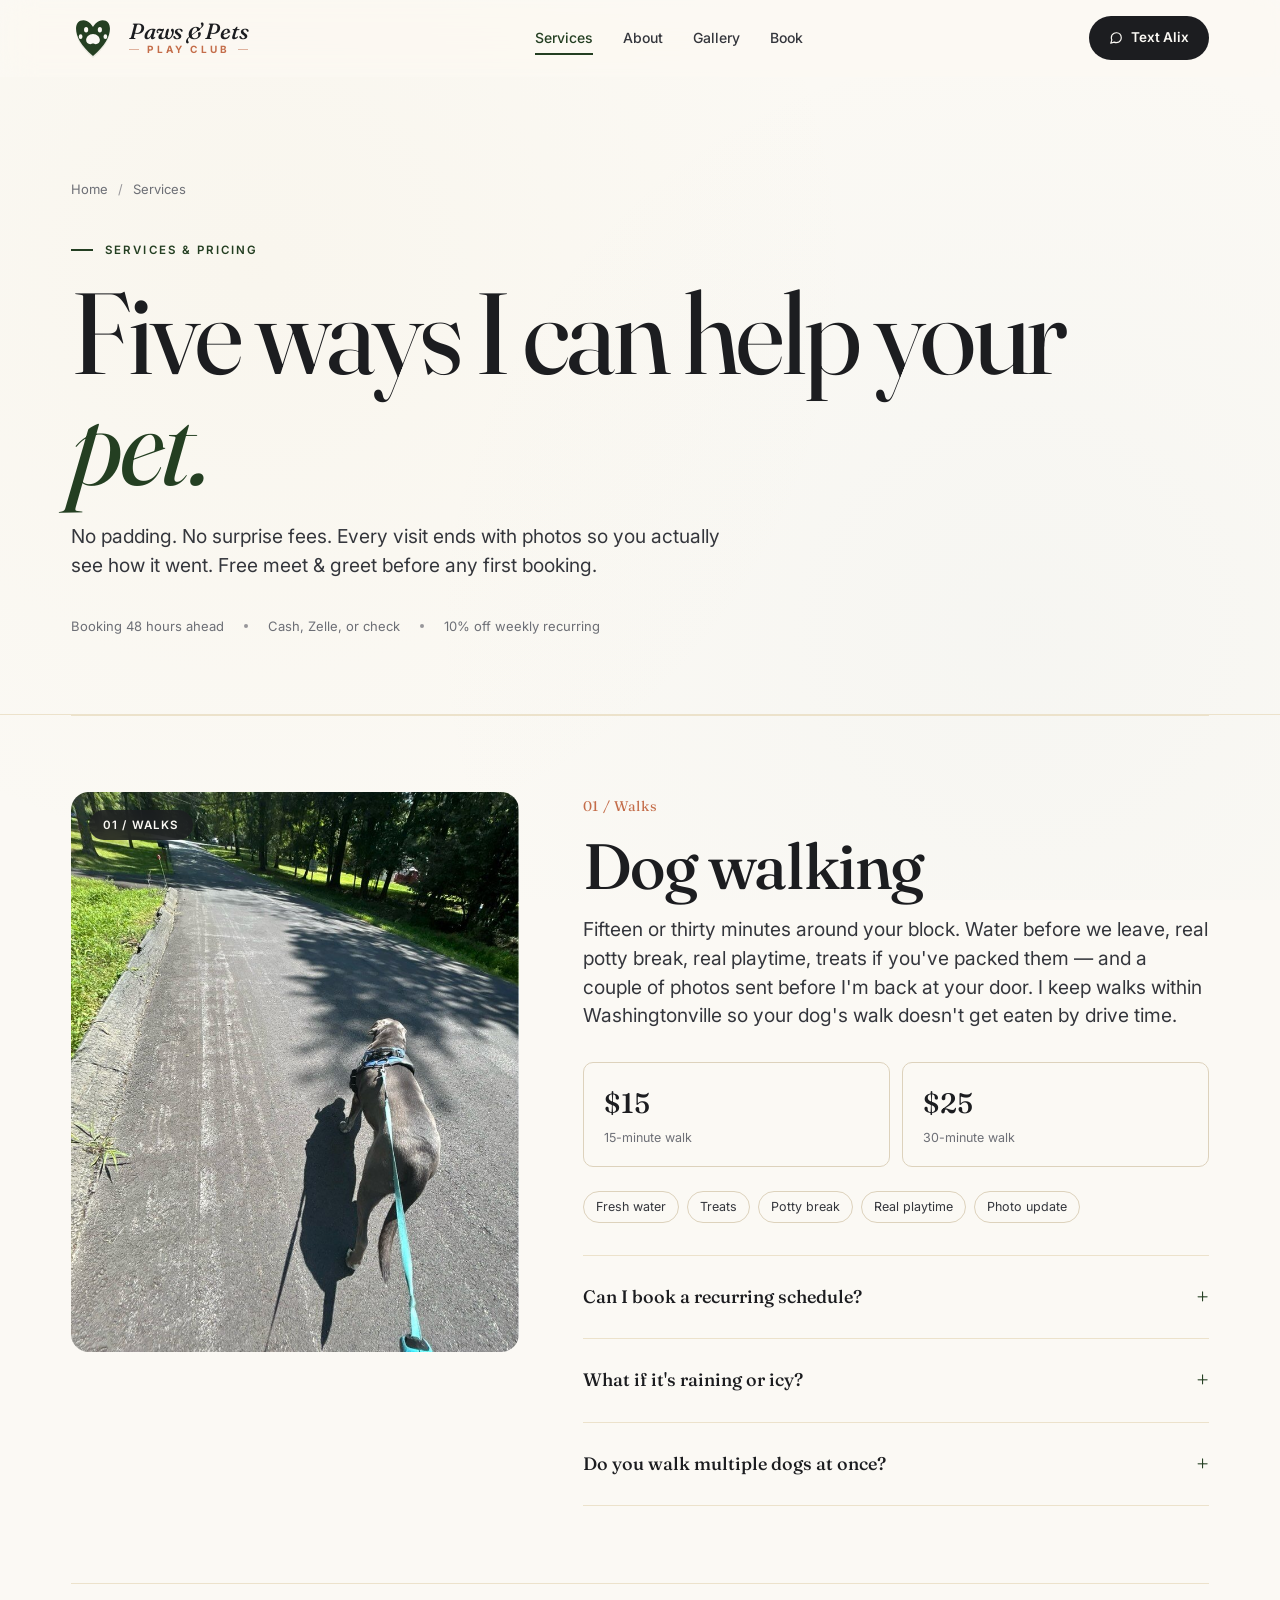
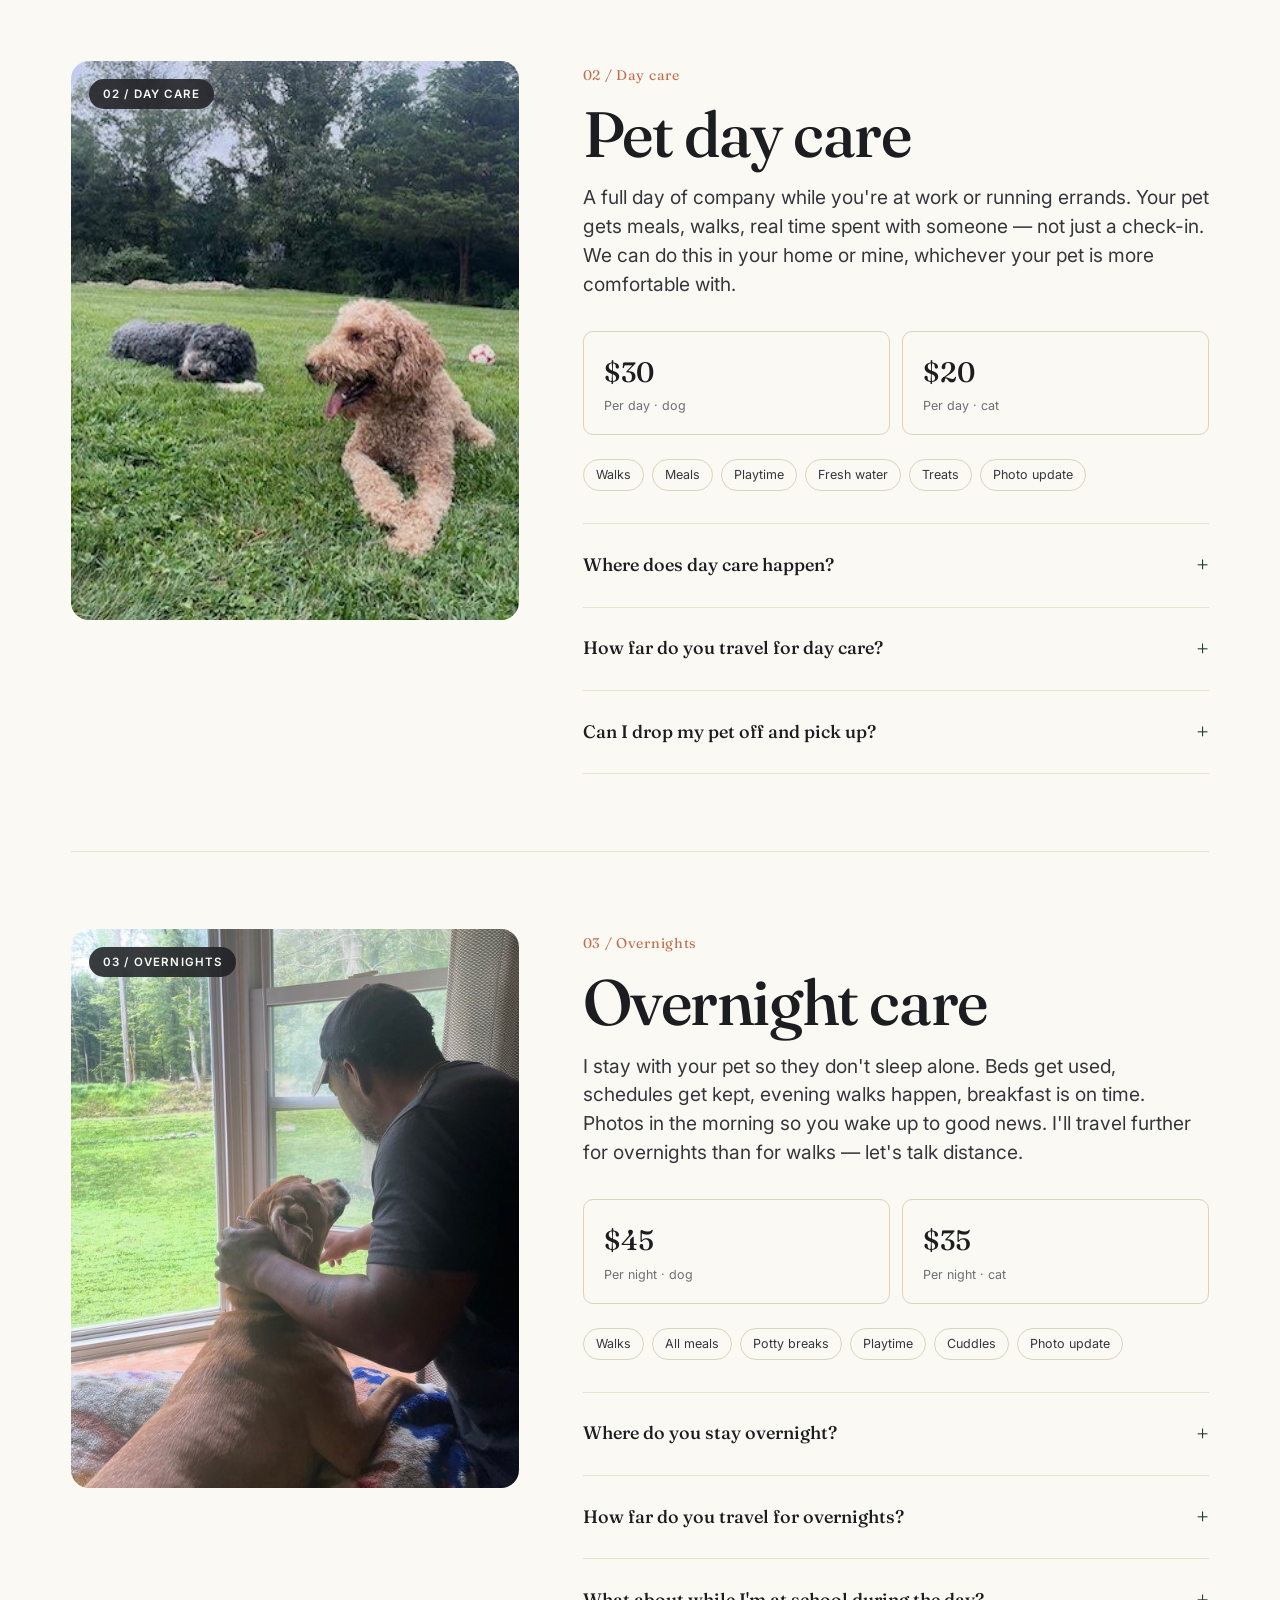
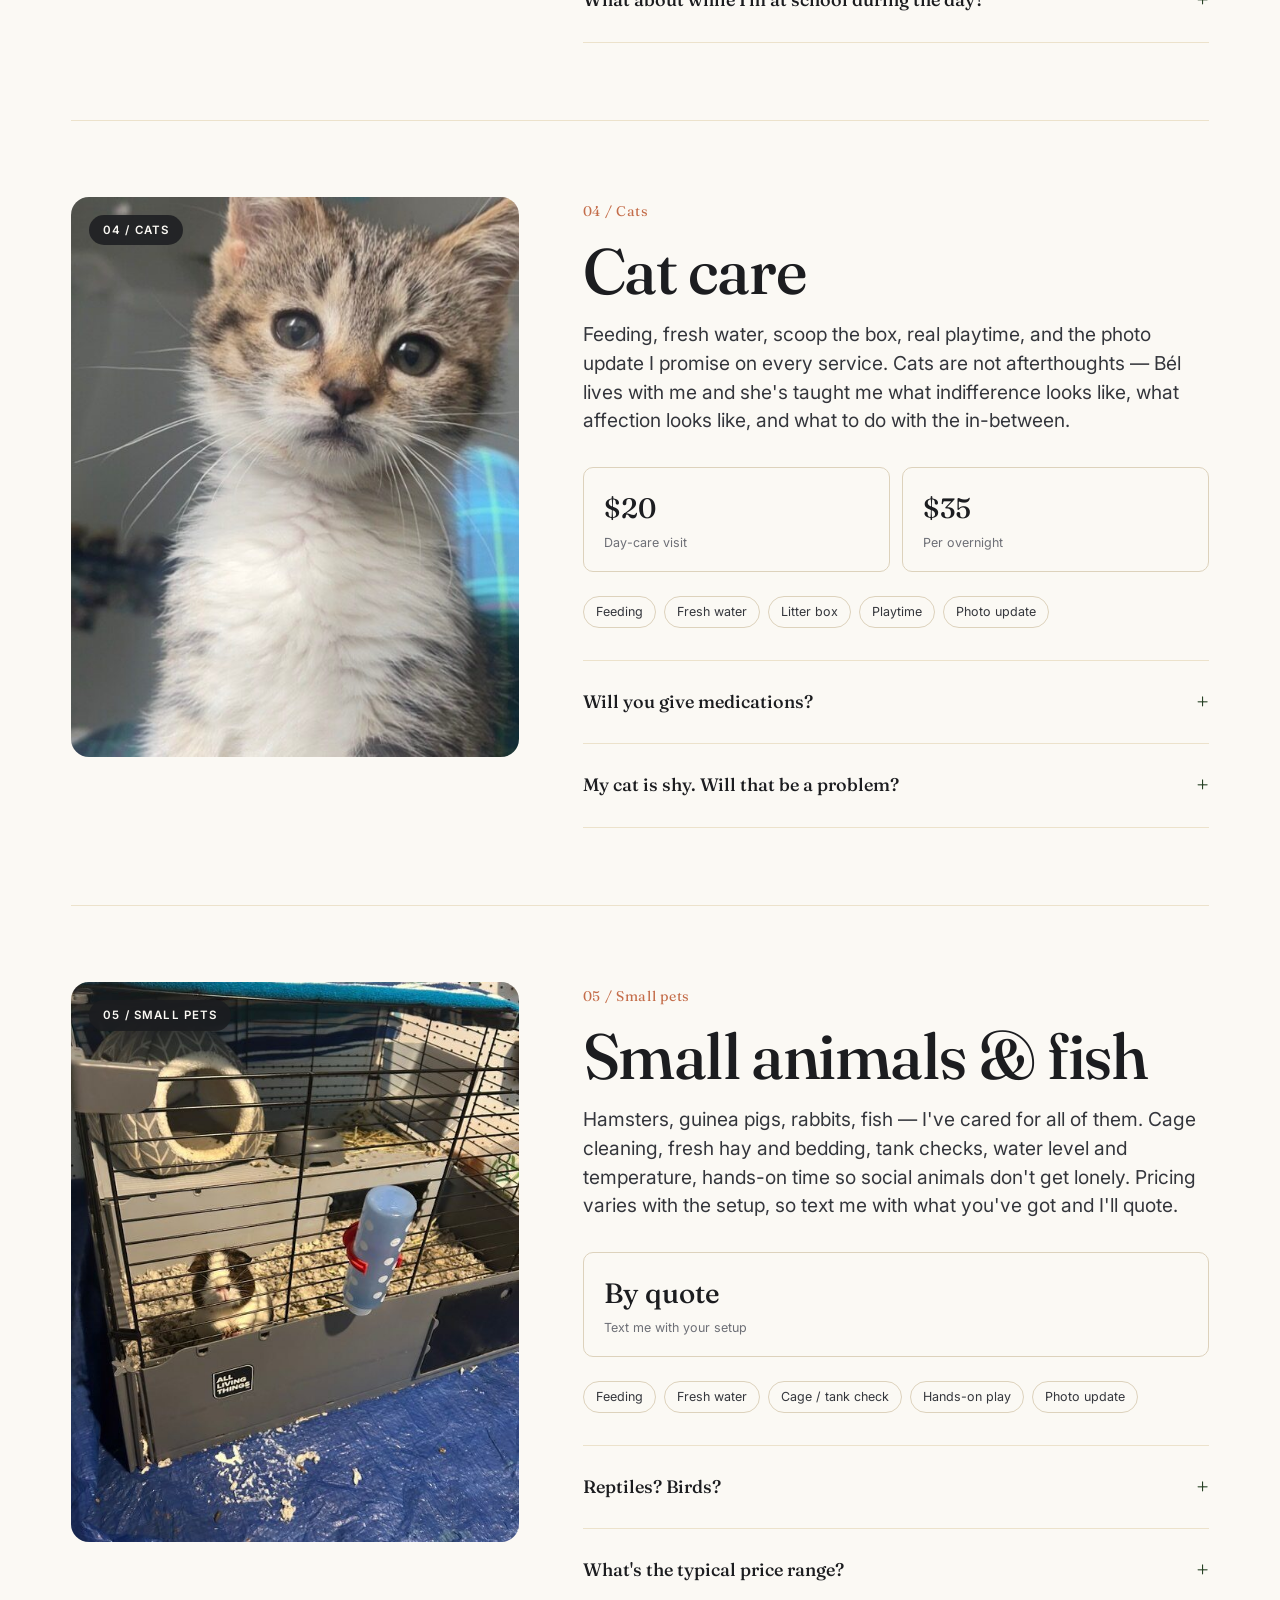
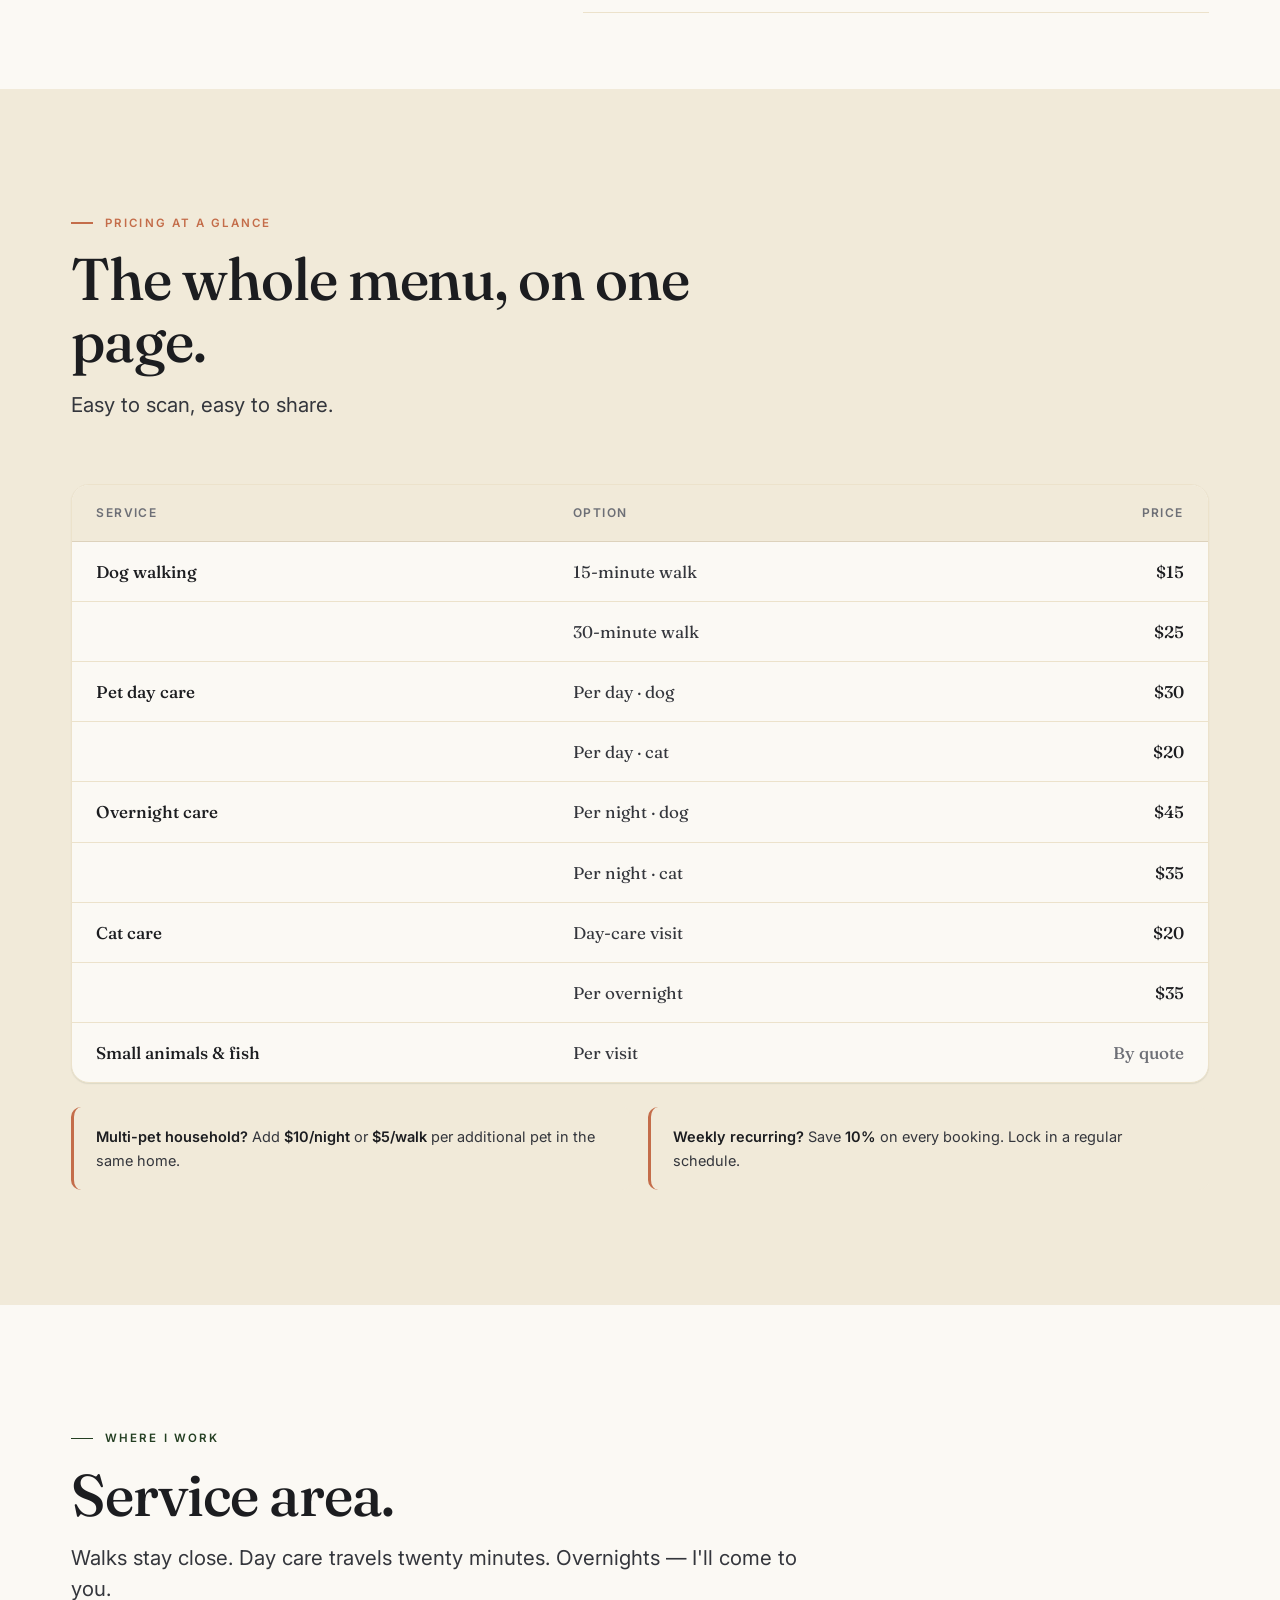
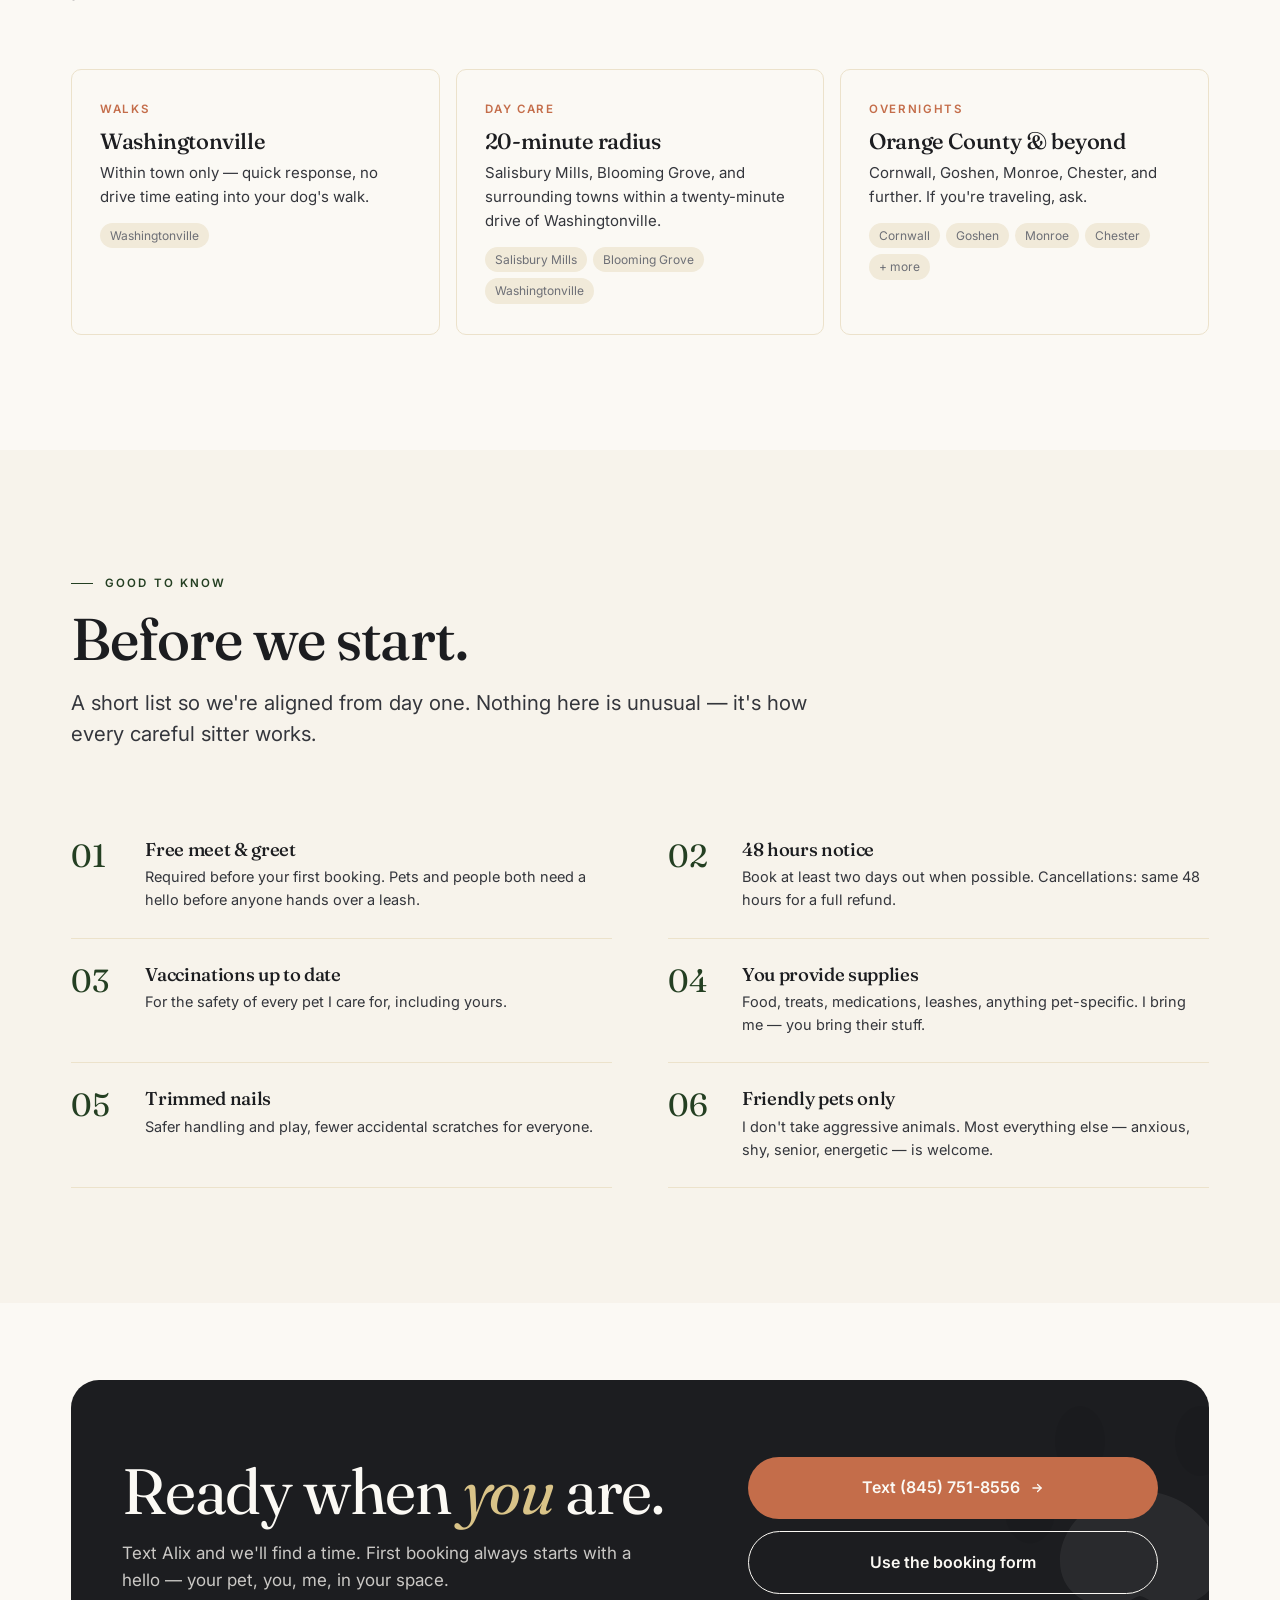
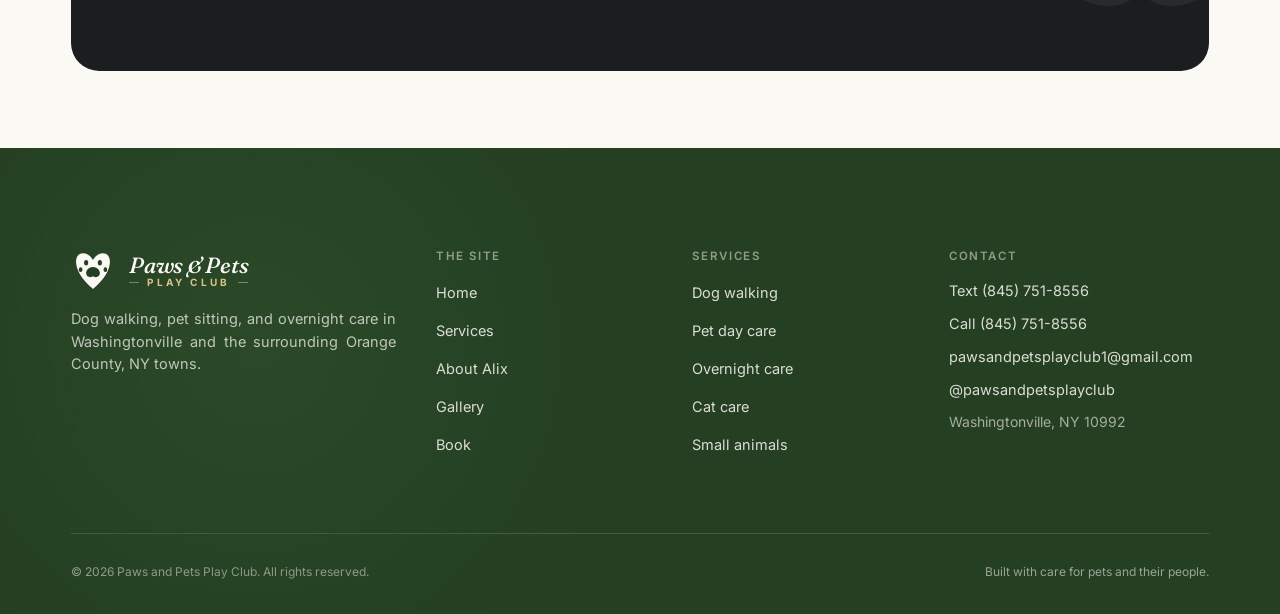
<file: services.html>
<!DOCTYPE html>
<html lang="en">
<head>
  <meta charset="UTF-8" />
  <meta name="viewport" content="width=device-width, initial-scale=1, viewport-fit=cover" />
  <meta name="theme-color" content="#243f22" />

  <title>Services &amp; Pricing — Paws and Pets Play Club, Washingtonville NY</title>
  <meta name="description" content="Detailed services and pricing for Paws and Pets Play Club: dog walking, pet day care, overnight care, cat care, small animals, and fish. Washingtonville, NY." />
  <link rel="canonical" href="https://paws-and-pets-play-club.vercel.app/services.html" />
  <meta property="og:title" content="Services &amp; Pricing — Paws and Pets Play Club" />
  <meta property="og:description" content="Dog walking, pet sitting, overnight care, and more. Washingtonville, NY." />
  <meta property="og:type" content="website" />
  <meta property="og:image" content="https://paws-and-pets-play-club.vercel.app/images/og-image.jpg" />

  <link rel="icon" type="image/svg+xml" href="data:image/svg+xml,%3Csvg xmlns='http://www.w3.org/2000/svg' viewBox='0 0 64 60'%3E%3Cpath d='M32 54 C 4 32 4 6 18 6 C 25 6 30 12 32 16 C 34 12 39 6 46 6 C 60 6 60 32 32 54 Z' fill='none' stroke='%23243f22' stroke-width='4' stroke-linejoin='round'/%3E%3Cg fill='%23243f22'%3E%3Cellipse cx='22' cy='18' rx='2.6' ry='3.4'/%3E%3Cellipse cx='42' cy='18' rx='2.6' ry='3.4'/%3E%3Cellipse cx='14' cy='27' rx='2.4' ry='3.1'/%3E%3Cellipse cx='50' cy='27' rx='2.4' ry='3.1'/%3E%3Cpath d='M32 25c-5.5 0-9.5 4-9.5 8 0 3.4 2.5 5.5 5.5 5.5 1.4 0 2.6-0.9 3.5-0.9s2.1 0.9 3.5 0.9c3 0 5.5-2.1 5.5-5.5 0-4-4-8-9.5-8z'/%3E%3C/g%3E%3C/svg%3E" />

  <link rel="preconnect" href="https://fonts.googleapis.com" />
  <link rel="preconnect" href="https://fonts.gstatic.com" crossorigin />
  <link href="https://fonts.googleapis.com/css2?family=Fraunces:opsz,wght@9..144,400;9..144,500;9..144,600;9..144,700&amp;family=Inter:wght@400;500;600;700&amp;display=swap" rel="stylesheet" />
  <link rel="stylesheet" href="assets/styles.css" />
</head>
<body>
  <a class="skip-link" href="#main">Skip to content</a>

  <header class="nav" id="nav">
    <div class="container nav-inner">
      <a href="index.html" class="brand" aria-label="Paws and Pets Play Club home">
        <svg class="brand-mark" viewBox="0 0 64 60" aria-hidden="true">
          <path d="M32 56 C 2 32 2 4 18 4 C 25 4 30 10 32 14 C 34 10 39 4 46 4 C 62 4 62 32 32 56 Z" fill="currentColor"/>
          <g fill="var(--paw-cutout)">
            <ellipse cx="22" cy="18" rx="3" ry="4"/>
            <ellipse cx="42" cy="18" rx="3" ry="4"/>
            <ellipse cx="14" cy="28" rx="2.7" ry="3.5"/>
            <ellipse cx="50" cy="28" rx="2.7" ry="3.5"/>
            <path d="M32 24 c-6 0-10 4.5-10 9 0 3.6 2.7 6 6 6 1.6 0 3-1 4-1s2.4 1 4 1c3.3 0 6-2.4 6-6 0-4.5-4-9-10-9z"/>
          </g>
        </svg>
        <span class="brand-wordmark">
          <span class="top">Paws &amp; Pets</span>
          <span class="bot">Play Club</span>
        </span>
      </a>
      <nav class="nav-links" aria-label="Primary">
        <a href="services.html" class="active">Services</a>
        <a href="about.html">About</a>
        <a href="gallery.html">Gallery</a>
        <a href="book.html">Book</a>
      </nav>
      <a href="sms:+18457518556" class="nav-cta nav-cta-desktop">
        <svg viewBox="0 0 24 24" fill="none" stroke="currentColor" stroke-width="2" stroke-linecap="round" stroke-linejoin="round" aria-hidden="true"><path d="M21 11.5a8.38 8.38 0 0 1-.9 3.8 8.5 8.5 0 0 1-7.6 4.7 8.38 8.38 0 0 1-3.8-.9L3 21l1.9-5.7a8.38 8.38 0 0 1-.9-3.8 8.5 8.5 0 0 1 4.7-7.6 8.38 8.38 0 0 1 3.8-.9h.5a8.48 8.48 0 0 1 8 8v.5z"/></svg>
        Text Alix
      </a>
      <button class="nav-burger" aria-label="Menu" aria-expanded="false" aria-controls="mobileMenu">
        <svg viewBox="0 0 24 24" fill="none" stroke="currentColor" stroke-width="2" stroke-linecap="round" stroke-linejoin="round" aria-hidden="true"><line x1="4" y1="7" x2="20" y2="7"/><line x1="4" y1="12" x2="20" y2="12"/><line x1="4" y1="17" x2="20" y2="17"/></svg>
      </button>
    </div>
    <div class="mobile-menu" id="mobileMenu">
      <a href="services.html">Services <span class="dim">→</span></a>
      <a href="about.html">About Alix <span class="dim">→</span></a>
      <a href="gallery.html">Gallery <span class="dim">→</span></a>
      <a href="book.html">Book <span class="dim">→</span></a>
      <a href="sms:+18457518556" class="menu-cta">Text Alix · (845) 751-8556</a>
    </div>
  </header>

  <div class="mobile-cta-bar hidden" aria-hidden="true">
    <a href="sms:+18457518556" class="cta-text">
      <svg viewBox="0 0 24 24" fill="none" stroke="currentColor" stroke-width="2" stroke-linecap="round" stroke-linejoin="round" aria-hidden="true"><path d="M21 11.5a8.38 8.38 0 0 1-.9 3.8 8.5 8.5 0 0 1-7.6 4.7 8.38 8.38 0 0 1-3.8-.9L3 21l1.9-5.7a8.38 8.38 0 0 1-.9-3.8 8.5 8.5 0 0 1 4.7-7.6 8.38 8.38 0 0 1 3.8-.9h.5a8.48 8.48 0 0 1 8 8v.5z"/></svg>
      Text Alix
    </a>
    <a href="tel:+18457518556" class="cta-call">
      <svg viewBox="0 0 24 24" fill="none" stroke="currentColor" stroke-width="2" stroke-linecap="round" stroke-linejoin="round" aria-hidden="true"><path d="M22 16.92v3a2 2 0 0 1-2.18 2 19.79 19.79 0 0 1-8.63-3.07 19.5 19.5 0 0 1-6-6 19.79 19.79 0 0 1-3.07-8.67A2 2 0 0 1 4.11 2h3a2 2 0 0 1 2 1.72 12.84 12.84 0 0 0 .7 2.81 2 2 0 0 1-.45 2.11L8.09 9.91a16 16 0 0 0 6 6l1.27-1.27a2 2 0 0 1 2.11-.45 12.84 12.84 0 0 0 2.81.7A2 2 0 0 1 22 16.92z"/></svg>
      Call
    </a>
  </div>

  <main id="main">

    <!-- Page hero -->
    <section class="page-hero">
      <div class="container">
        <nav class="crumbs reveal" aria-label="Breadcrumb">
          <a href="index.html">Home</a>
          <span class="sep">/</span>
          <span>Services</span>
        </nav>
        <span class="eyebrow reveal">Services &amp; pricing</span>
        <h1 class="reveal-up" style="margin-top:18px;">Five ways I can help your <em>pet.</em></h1>
        <p class="page-hero-sub reveal-up">No padding. No surprise fees. Every visit ends with photos so you actually see how it went. Free meet &amp; greet before any first booking.</p>
        <div class="page-hero-meta reveal">
          <span>Booking 48 hours ahead</span>
          <span class="dot" aria-hidden="true"></span>
          <span>Cash, Zelle, or check</span>
          <span class="dot" aria-hidden="true"></span>
          <span>10% off weekly recurring</span>
        </div>
      </div>
    </section>

    <!-- Service 1: Dog walking -->
    <section id="walking" class="container">
      <article class="svc-detail reveal-up">
        <div class="svc-detail-photo">
          <span class="badge">01 / Walks</span>
          <img src="images/dog-walking.jpg" alt="A walker's-eye view of a leashed dog on a tree-lined country lane near Washingtonville." loading="lazy"/>
        </div>
        <div class="svc-detail-content">
          <span class="num">01 / Walks</span>
          <h2>Dog walking</h2>
          <p class="descr">Fifteen or thirty minutes around your block. Water before we leave, real potty break, real playtime, treats if you've packed them — and a couple of photos sent before I'm back at your door. I keep walks within Washingtonville so your dog's walk doesn't get eaten by drive time.</p>
          <div class="svc-detail-pricetable">
            <div class="price-tile"><div class="v">$15</div><div class="l">15-minute walk</div></div>
            <div class="price-tile"><div class="v">$25</div><div class="l">30-minute walk</div></div>
          </div>
          <div class="svc-detail-includes">
            <span class="tag">Fresh water</span>
            <span class="tag">Treats</span>
            <span class="tag">Potty break</span>
            <span class="tag">Real playtime</span>
            <span class="tag">Photo update</span>
          </div>
          <div class="svc-detail-faq">
            <details class="faq-item">
              <summary>Can I book a recurring schedule?</summary>
              <div class="a">Yes — weekly recurring clients save 10%. Set a regular day/time and I'll lock it in. Easier on me, easier on you, easier on your dog.</div>
            </details>
            <details class="faq-item">
              <summary>What if it's raining or icy?</summary>
              <div class="a">We still go — dogs need their walk. I dress for it. If conditions are genuinely unsafe (lightning, ice), we shorten the walk or do a backyard potty break and indoor playtime instead.</div>
            </details>
            <details class="faq-item">
              <summary>Do you walk multiple dogs at once?</summary>
              <div class="a">Yes, if they live in the same household and get along. Add $5 per additional dog. I don't combine dogs from different households on the same walk.</div>
            </details>
          </div>
        </div>
      </article>
    </section>

    <!-- Service 2: Day care -->
    <section id="daycare" class="container">
      <article class="svc-detail reveal-up">
        <div class="svc-detail-photo">
          <span class="badge">02 / Day care</span>
          <img src="images/dogs-in-grass.jpg" alt="A doodle and a poodle resting in long summer grass." loading="lazy"/>
        </div>
        <div class="svc-detail-content">
          <span class="num">02 / Day care</span>
          <h2>Pet day care</h2>
          <p class="descr">A full day of company while you're at work or running errands. Your pet gets meals, walks, real time spent with someone — not just a check-in. We can do this in your home or mine, whichever your pet is more comfortable with.</p>
          <div class="svc-detail-pricetable">
            <div class="price-tile"><div class="v">$30</div><div class="l">Per day · dog</div></div>
            <div class="price-tile"><div class="v">$20</div><div class="l">Per day · cat</div></div>
          </div>
          <div class="svc-detail-includes">
            <span class="tag">Walks</span>
            <span class="tag">Meals</span>
            <span class="tag">Playtime</span>
            <span class="tag">Fresh water</span>
            <span class="tag">Treats</span>
            <span class="tag">Photo update</span>
          </div>
          <div class="svc-detail-faq">
            <details class="faq-item">
              <summary>Where does day care happen?</summary>
              <div class="a">Either your home (most common — pets prefer their own space) or my home, where my own pets JJ and Bél live. We'll talk through what's best for your pet at the meet &amp; greet.</div>
            </details>
            <details class="faq-item">
              <summary>How far do you travel for day care?</summary>
              <div class="a">Up to a 20-minute drive from Washingtonville — Salisbury Mills, Blooming Grove, and surrounding towns within that radius. Anything further, ask me.</div>
            </details>
            <details class="faq-item">
              <summary>Can I drop my pet off and pick up?</summary>
              <div class="a">Yes — drop-off at my home is welcome. We'll set drop-off and pick-up windows that work for your day.</div>
            </details>
          </div>
        </div>
      </article>
    </section>

    <!-- Service 3: Overnight -->
    <section id="overnight" class="container">
      <article class="svc-detail reveal-up">
        <div class="svc-detail-photo">
          <span class="badge">03 / Overnights</span>
          <img src="images/family-helping.jpg" alt="A family member sitting with a dog by a window — overnight care setting." loading="lazy"/>
        </div>
        <div class="svc-detail-content">
          <span class="num">03 / Overnights</span>
          <h2>Overnight care</h2>
          <p class="descr">I stay with your pet so they don't sleep alone. Beds get used, schedules get kept, evening walks happen, breakfast is on time. Photos in the morning so you wake up to good news. I'll travel further for overnights than for walks — let's talk distance.</p>
          <div class="svc-detail-pricetable">
            <div class="price-tile"><div class="v">$45</div><div class="l">Per night · dog</div></div>
            <div class="price-tile"><div class="v">$35</div><div class="l">Per night · cat</div></div>
          </div>
          <div class="svc-detail-includes">
            <span class="tag">Walks</span>
            <span class="tag">All meals</span>
            <span class="tag">Potty breaks</span>
            <span class="tag">Playtime</span>
            <span class="tag">Cuddles</span>
            <span class="tag">Photo update</span>
          </div>
          <div class="svc-detail-faq">
            <details class="faq-item">
              <summary>Where do you stay overnight?</summary>
              <div class="a">In your home, with your pet. They sleep where they normally sleep. The whole point is to keep their routine intact while you're away.</div>
            </details>
            <details class="faq-item">
              <summary>How far do you travel for overnights?</summary>
              <div class="a">Cornwall, Goshen, Monroe, Chester, and beyond. If you're vacationing further out, ask — I might still be able to make it work.</div>
            </details>
            <details class="faq-item">
              <summary>What about while I'm at school during the day?</summary>
              <div class="a">For overnights, my mom or dad covers the daytime gap when I'm in class. Your pet is never alone for long stretches.</div>
            </details>
          </div>
        </div>
      </article>
    </section>

    <!-- Service 4: Cats -->
    <section id="cats" class="container">
      <article class="svc-detail reveal-up">
        <div class="svc-detail-photo">
          <span class="badge">04 / Cats</span>
          <img src="images/kitten-portrait.jpg" alt="Close-up portrait of a wide-eyed tabby kitten." loading="lazy"/>
        </div>
        <div class="svc-detail-content">
          <span class="num">04 / Cats</span>
          <h2>Cat care</h2>
          <p class="descr">Feeding, fresh water, scoop the box, real playtime, and the photo update I promise on every service. Cats are not afterthoughts — Bél lives with me and she's taught me what indifference looks like, what affection looks like, and what to do with the in-between.</p>
          <div class="svc-detail-pricetable">
            <div class="price-tile"><div class="v">$20</div><div class="l">Day-care visit</div></div>
            <div class="price-tile"><div class="v">$35</div><div class="l">Per overnight</div></div>
          </div>
          <div class="svc-detail-includes">
            <span class="tag">Feeding</span>
            <span class="tag">Fresh water</span>
            <span class="tag">Litter box</span>
            <span class="tag">Playtime</span>
            <span class="tag">Photo update</span>
          </div>
          <div class="svc-detail-faq">
            <details class="faq-item">
              <summary>Will you give medications?</summary>
              <div class="a">Yes — pills, drops, topical, subcutaneous insulin. Tell me at the meet &amp; greet so we can practice if needed. Bring written instructions from your vet.</div>
            </details>
            <details class="faq-item">
              <summary>My cat is shy. Will that be a problem?</summary>
              <div class="a">Not at all. I'd rather sit on the floor reading a book in your cat's eyeline than chase them around. Comfort first; trust grows on its own schedule.</div>
            </details>
          </div>
        </div>
      </article>
    </section>

    <!-- Service 5: Small animals -->
    <section id="small" class="container">
      <article class="svc-detail reveal-up">
        <div class="svc-detail-photo">
          <span class="badge">05 / Small pets</span>
          <img src="images/guinea-pig.jpg" alt="A guinea pig in a clean indoor cage with hay and a water bottle." loading="lazy"/>
        </div>
        <div class="svc-detail-content">
          <span class="num">05 / Small pets</span>
          <h2>Small animals &amp; fish</h2>
          <p class="descr">Hamsters, guinea pigs, rabbits, fish — I've cared for all of them. Cage cleaning, fresh hay and bedding, tank checks, water level and temperature, hands-on time so social animals don't get lonely. Pricing varies with the setup, so text me with what you've got and I'll quote.</p>
          <div class="svc-detail-pricetable">
            <div class="price-tile"><div class="v">By quote</div><div class="l">Text me with your setup</div></div>
          </div>
          <div class="svc-detail-includes">
            <span class="tag">Feeding</span>
            <span class="tag">Fresh water</span>
            <span class="tag">Cage / tank check</span>
            <span class="tag">Hands-on play</span>
            <span class="tag">Photo update</span>
          </div>
          <div class="svc-detail-faq">
            <details class="faq-item">
              <summary>Reptiles? Birds?</summary>
              <div class="a">I'll take birds for sure. Reptiles depending on the species and care needs — text me and let's talk.</div>
            </details>
            <details class="faq-item">
              <summary>What's the typical price range?</summary>
              <div class="a">Most small-animal visits land between $10 and $20 per visit, depending on whether it's a quick feeding-and-check or a full cage clean. I'll quote you exactly before we start.</div>
            </details>
          </div>
        </div>
      </article>
    </section>

    <!-- Pricing summary table -->
    <section class="sec sec-cream">
      <div class="container">
        <div class="section-head reveal-up">
          <span class="eyebrow terracotta">Pricing at a glance</span>
          <h2>The whole menu, on one page.</h2>
          <p class="lead">Easy to scan, easy to share.</p>
        </div>

        <div class="reveal-up" style="background: var(--bone); border: 1px solid var(--line-soft); border-radius: var(--r-lg); overflow: hidden; box-shadow: var(--shadow-sm);">
          <table style="width:100%; border-collapse: collapse; font-family: var(--sans);">
            <thead style="background: var(--cream); border-bottom: 1px solid var(--line);">
              <tr>
                <th style="text-align:left; padding: 18px 24px; font-size:12px; font-weight:600; letter-spacing:0.12em; text-transform:uppercase; color:var(--ink-3);">Service</th>
                <th style="text-align:left; padding: 18px 24px; font-size:12px; font-weight:600; letter-spacing:0.12em; text-transform:uppercase; color:var(--ink-3);">Option</th>
                <th style="text-align:right; padding: 18px 24px; font-size:12px; font-weight:600; letter-spacing:0.12em; text-transform:uppercase; color:var(--ink-3);">Price</th>
              </tr>
            </thead>
            <tbody style="font-family: var(--serif);">
              <tr style="border-bottom: 1px solid var(--line-soft);"><td style="padding:16px 24px; font-weight:500;">Dog walking</td><td style="padding:16px 24px; color: var(--ink-2);">15-minute walk</td><td style="padding:16px 24px; text-align:right; font-weight:500;">$15</td></tr>
              <tr style="border-bottom: 1px solid var(--line-soft);"><td style="padding:16px 24px; font-weight:500;"></td><td style="padding:16px 24px; color: var(--ink-2);">30-minute walk</td><td style="padding:16px 24px; text-align:right; font-weight:500;">$25</td></tr>
              <tr style="border-bottom: 1px solid var(--line-soft);"><td style="padding:16px 24px; font-weight:500;">Pet day care</td><td style="padding:16px 24px; color: var(--ink-2);">Per day · dog</td><td style="padding:16px 24px; text-align:right; font-weight:500;">$30</td></tr>
              <tr style="border-bottom: 1px solid var(--line-soft);"><td style="padding:16px 24px; font-weight:500;"></td><td style="padding:16px 24px; color: var(--ink-2);">Per day · cat</td><td style="padding:16px 24px; text-align:right; font-weight:500;">$20</td></tr>
              <tr style="border-bottom: 1px solid var(--line-soft);"><td style="padding:16px 24px; font-weight:500;">Overnight care</td><td style="padding:16px 24px; color: var(--ink-2);">Per night · dog</td><td style="padding:16px 24px; text-align:right; font-weight:500;">$45</td></tr>
              <tr style="border-bottom: 1px solid var(--line-soft);"><td style="padding:16px 24px; font-weight:500;"></td><td style="padding:16px 24px; color: var(--ink-2);">Per night · cat</td><td style="padding:16px 24px; text-align:right; font-weight:500;">$35</td></tr>
              <tr style="border-bottom: 1px solid var(--line-soft);"><td style="padding:16px 24px; font-weight:500;">Cat care</td><td style="padding:16px 24px; color: var(--ink-2);">Day-care visit</td><td style="padding:16px 24px; text-align:right; font-weight:500;">$20</td></tr>
              <tr style="border-bottom: 1px solid var(--line-soft);"><td style="padding:16px 24px; font-weight:500;"></td><td style="padding:16px 24px; color: var(--ink-2);">Per overnight</td><td style="padding:16px 24px; text-align:right; font-weight:500;">$35</td></tr>
              <tr><td style="padding:16px 24px; font-weight:500;">Small animals &amp; fish</td><td style="padding:16px 24px; color: var(--ink-2);">Per visit</td><td style="padding:16px 24px; text-align:right; font-weight:500; color: var(--ink-3);">By quote</td></tr>
            </tbody>
          </table>
        </div>

        <div style="margin-top:24px; display:grid; grid-template-columns: 1fr 1fr; gap:16px;" class="discounts-grid">
          <div class="note">
            <strong>Multi-pet household?</strong> Add <strong>$10/night</strong> or <strong>$5/walk</strong> per additional pet in the same home.
          </div>
          <div class="note">
            <strong>Weekly recurring?</strong> Save <strong>10%</strong> on every booking. Lock in a regular schedule.
          </div>
        </div>
      </div>
      <style>@media (max-width:880px){.discounts-grid{grid-template-columns:1fr !important;}}</style>
    </section>

    <!-- Service area -->
    <section class="sec">
      <div class="container">
        <div class="section-head reveal-up">
          <span class="eyebrow">Where I work</span>
          <h2>Service area.</h2>
          <p class="lead">Walks stay close. Day care travels twenty minutes. Overnights — I'll come to you.</p>
        </div>
        <div class="areas-grid reveal-stagger">
          <article class="area">
            <div class="area-label">Walks</div>
            <h3>Washingtonville</h3>
            <p>Within town only — quick response, no drive time eating into your dog's walk.</p>
            <div class="towns"><span>Washingtonville</span></div>
          </article>
          <article class="area">
            <div class="area-label">Day care</div>
            <h3>20-minute radius</h3>
            <p>Salisbury Mills, Blooming Grove, and surrounding towns within a twenty-minute drive of Washingtonville.</p>
            <div class="towns"><span>Salisbury Mills</span><span>Blooming Grove</span><span>Washingtonville</span></div>
          </article>
          <article class="area">
            <div class="area-label">Overnights</div>
            <h3>Orange County &amp; beyond</h3>
            <p>Cornwall, Goshen, Monroe, Chester, and further. If you're traveling, ask.</p>
            <div class="towns"><span>Cornwall</span><span>Goshen</span><span>Monroe</span><span>Chester</span><span>+ more</span></div>
          </article>
        </div>
      </div>
    </section>

    <!-- Policies recap -->
    <section class="sec sec-bone-2">
      <div class="container">
        <div class="section-head reveal-up">
          <span class="eyebrow">Good to know</span>
          <h2>Before we start.</h2>
          <p class="lead">A short list so we're aligned from day one. Nothing here is unusual — it's how every careful sitter works.</p>
        </div>

        <ol class="policies-grid reveal-stagger">
          <li class="policy"><div class="policy-num">01</div><div><h3>Free meet &amp; greet</h3><p>Required before your first booking. Pets and people both need a hello before anyone hands over a leash.</p></div></li>
          <li class="policy"><div class="policy-num">02</div><div><h3>48 hours notice</h3><p>Book at least two days out when possible. Cancellations: same 48 hours for a full refund.</p></div></li>
          <li class="policy"><div class="policy-num">03</div><div><h3>Vaccinations up to date</h3><p>For the safety of every pet I care for, including yours.</p></div></li>
          <li class="policy"><div class="policy-num">04</div><div><h3>You provide supplies</h3><p>Food, treats, medications, leashes, anything pet-specific. I bring me — you bring their stuff.</p></div></li>
          <li class="policy"><div class="policy-num">05</div><div><h3>Trimmed nails</h3><p>Safer handling and play, fewer accidental scratches for everyone.</p></div></li>
          <li class="policy"><div class="policy-num">06</div><div><h3>Friendly pets only</h3><p>I don't take aggressive animals. Most everything else — anxious, shy, senior, energetic — is welcome.</p></div></li>
        </ol>
      </div>
    </section>

    <!-- CTA -->
    <section class="container">
      <div class="cta-banner reveal-up">
        <svg class="paw-bg" viewBox="0 0 64 64" aria-hidden="true">
          <ellipse cx="20" cy="18" rx="5" ry="7"/><ellipse cx="44" cy="18" rx="5" ry="7"/>
          <ellipse cx="10" cy="32" rx="5" ry="6.5"/><ellipse cx="54" cy="32" rx="5" ry="6.5"/>
          <path d="M32 28c-9 0-16 7-16 14 0 6 5 9 10 9 3 0 5-2 6-2s3 2 6 2c5 0 10-3 10-9 0-7-7-14-16-14z"/>
        </svg>
        <div>
          <h2>Ready when <em>you</em> are.</h2>
          <p>Text Alix and we'll find a time. First booking always starts with a hello — your pet, you, me, in your space.</p>
        </div>
        <div class="cta-banner-actions">
          <a href="sms:+18457518556" class="btn btn-terracotta btn-lg" style="justify-content:center;">
            Text (845) 751-8556
            <svg class="arrow" viewBox="0 0 24 24" fill="none" stroke="currentColor" stroke-width="2.2" stroke-linecap="round" stroke-linejoin="round" aria-hidden="true"><line x1="5" y1="12" x2="19" y2="12"/><polyline points="13 6 19 12 13 18"/></svg>
          </a>
          <a href="book.html" class="btn btn-ghost-bone btn-lg" style="justify-content:center;">Use the booking form</a>
        </div>
      </div>
    </section>

  </main>

  <footer class="footer">
    <div class="container">
      <div class="footer-grid">
        <div class="footer-brand">
          <a href="index.html" class="brand">
            <svg class="brand-mark" viewBox="0 0 64 60" aria-hidden="true">
          <path d="M32 56 C 2 32 2 4 18 4 C 25 4 30 10 32 14 C 34 10 39 4 46 4 C 62 4 62 32 32 56 Z" fill="currentColor"/>
          <g fill="var(--paw-cutout)">
            <ellipse cx="22" cy="18" rx="3" ry="4"/>
            <ellipse cx="42" cy="18" rx="3" ry="4"/>
            <ellipse cx="14" cy="28" rx="2.7" ry="3.5"/>
            <ellipse cx="50" cy="28" rx="2.7" ry="3.5"/>
            <path d="M32 24 c-6 0-10 4.5-10 9 0 3.6 2.7 6 6 6 1.6 0 3-1 4-1s2.4 1 4 1c3.3 0 6-2.4 6-6 0-4.5-4-9-10-9z"/>
          </g>
        </svg>
            <span class="brand-wordmark">
          <span class="top">Paws &amp; Pets</span>
          <span class="bot">Play Club</span>
        </span>
          </a>
          <p class="footer-tagline">Dog walking, pet sitting, and overnight care in Washingtonville and the surrounding Orange County, NY towns.</p>
        </div>
        <div><h4>The site</h4><ul><li><a href="index.html">Home</a></li><li><a href="services.html">Services</a></li><li><a href="about.html">About Alix</a></li><li><a href="gallery.html">Gallery</a></li><li><a href="book.html">Book</a></li></ul></div>
        <div><h4>Services</h4><ul><li><a href="services.html#walking">Dog walking</a></li><li><a href="services.html#daycare">Pet day care</a></li><li><a href="services.html#overnight">Overnight care</a></li><li><a href="services.html#cats">Cat care</a></li><li><a href="services.html#small">Small animals</a></li></ul></div>
        <div class="footer-contact">
          <h4>Contact</h4>
          <a href="sms:+18457518556">Text (845) 751-8556</a>
          <a href="tel:+18457518556">Call (845) 751-8556</a>
          <a href="mailto:pawsandpetsplayclub1@gmail.com">pawsandpetsplayclub1@gmail.com</a>
          <a href="https://instagram.com/pawsandpetsplayclub" target="_blank" rel="noopener noreferrer">@pawsandpetsplayclub</a>
          <span style="display:block;margin-top:10px;color:rgba(251,249,244,0.6);font-size:14px;">Washingtonville, NY 10992</span>
        </div>
      </div>
      <div class="footer-bottom">
        <span>© <span id="year">2026</span> Paws and Pets Play Club. All rights reserved.</span>
        <span>Built with care for pets and their people.</span>
      </div>
    </div>
  </footer>

  <button class="scroll-paw" aria-label="Back to top">
    <svg viewBox="0 0 24 24" fill="none" stroke="currentColor" stroke-width="2" stroke-linecap="round" stroke-linejoin="round" aria-hidden="true"><polyline points="18 15 12 9 6 15"/></svg>
  </button>

  <script src="assets/scripts.js"></script>
</body>
</html>
</file>
<file: assets/styles.css>
/* =========================================================
   Paws and Pets Play Club — Design System
   Shared styles for all pages
   ========================================================= */

/* ---------- Tokens ---------- */
:root {
  /* Color */
  --bone:        #fbf9f4;
  --bone-2:      #f7f3eb;
  --cream:       #f1ead9;
  --cream-2:     #e6dcc4;
  --line:        #ddd2bc;
  --line-soft:   #ece2cb;
  --ink:         #1c1d20;
  --ink-2:       #34363c;
  --ink-3:       #6d6f76;
  --ink-4:       #97969a;
  --forest:      #243f22;
  --forest-2:    #182d17;
  --forest-3:    #355733;
  --forest-soft: #506b4d;
  --sky:         #9bb8c9;
  --sky-soft:    #d6e1e8;
  --terracotta:  #c46d4a;
  --terracotta-2:#a8593a;
  --terracotta-soft: #efd9cd;
  --wheat:       #d9c388;
  --wheat-soft:  #ede0b6;
  --white:       #ffffff;

  /* Type */
  --serif: 'Fraunces', 'Iowan Old Style', Georgia, serif;
  --sans:  'Inter', -apple-system, BlinkMacSystemFont, 'Segoe UI', Helvetica, Arial, sans-serif;
  --mono:  ui-monospace, 'SF Mono', Menlo, monospace;

  /* Spacing scale */
  --s-1: 4px; --s-2: 8px; --s-3: 12px; --s-4: 16px; --s-5: 24px;
  --s-6: 32px; --s-7: 48px; --s-8: 64px; --s-9: 96px; --s-10: 128px; --s-11: 160px;

  /* Radius */
  --r-xs: 3px; --r-sm: 6px; --r-md: 10px; --r-lg: 18px; --r-xl: 28px;

  /* Container */
  --max:    1240px;
  --max-wide: 1480px;
  --pad-x:  clamp(20px, 4vw, 64px);

  /* Motion */
  --ease-out:    cubic-bezier(0.16, 1, 0.3, 1);
  --ease-soft:   cubic-bezier(0.32, 0.72, 0, 1);
  --ease-in-out: cubic-bezier(0.65, 0, 0.35, 1);
  --d-fast:    220ms;
  --d-base:    400ms;
  --d-slow:    700ms;
  --d-slower:  1200ms;

  /* Elevation */
  --shadow-sm: 0 1px 2px rgba(20, 30, 22, 0.06), 0 1px 0 rgba(20, 30, 22, 0.03);
  --shadow-md: 0 8px 24px -10px rgba(24, 45, 23, 0.18), 0 2px 4px rgba(24, 45, 23, 0.04);
  --shadow-lg: 0 30px 60px -25px rgba(24, 45, 23, 0.30), 0 6px 16px rgba(24, 45, 23, 0.08);
  --shadow-xl: 0 60px 120px -40px rgba(24, 45, 23, 0.40), 0 16px 40px rgba(24, 45, 23, 0.10);
}

/* ---------- Reset ---------- */
*, *::before, *::after { box-sizing: border-box; }
* { margin: 0; padding: 0; }
html { -webkit-text-size-adjust: 100%; scroll-behavior: smooth; }
@media (prefers-reduced-motion: reduce) {
  html { scroll-behavior: auto; }
  *, *::before, *::after { animation-duration: 0.01ms !important; transition-duration: 0.01ms !important; }
}
body {
  font-family: var(--sans);
  font-weight: 400;
  font-size: 17px;
  line-height: 1.6;
  color: var(--ink);
  background: var(--bone);
  -webkit-font-smoothing: antialiased;
  -moz-osx-font-smoothing: grayscale;
  overflow-x: hidden;
  /* Subtle paper grain */
  background-image:
    radial-gradient(circle at 20% 30%, rgba(216, 196, 138, 0.06) 0, transparent 50%),
    radial-gradient(circle at 80% 70%, rgba(155, 184, 201, 0.05) 0, transparent 50%);
  background-attachment: fixed;
}
img, video { max-width: 100%; height: auto; display: block; }
a { color: inherit; text-decoration: none; }
button { font: inherit; cursor: pointer; background: none; border: none; color: inherit; }
ul, ol { list-style: none; }
h1, h2, h3, h4, h5 {
  font-family: var(--serif);
  font-weight: 500;
  letter-spacing: -0.018em;
  line-height: 1.05;
  color: var(--ink);
}
::selection { background: var(--forest); color: var(--bone); }

/* ---------- Containers ---------- */
.container { max-width: var(--max); margin: 0 auto; padding-left: var(--pad-x); padding-right: var(--pad-x); }
.container-wide { max-width: var(--max-wide); margin: 0 auto; padding-left: var(--pad-x); padding-right: var(--pad-x); }
.container-narrow { max-width: 880px; margin: 0 auto; padding-left: var(--pad-x); padding-right: var(--pad-x); }

/* ---------- Type utilities ---------- */
.eyebrow {
  font-family: var(--sans);
  font-size: 11.5px;
  font-weight: 600;
  letter-spacing: 0.18em;
  text-transform: uppercase;
  color: var(--forest);
  display: inline-flex;
  align-items: center;
  gap: 12px;
}
.eyebrow::before {
  content: "";
  display: block;
  width: 22px; height: 1.5px;
  background: currentColor;
}
.eyebrow.terracotta { color: var(--terracotta); }
.eyebrow.wheat { color: var(--wheat); }
.eyebrow.bone { color: var(--bone); }

.lead { font-size: clamp(17px, 1.6vw, 21px); color: var(--ink-2); max-width: 60ch; line-height: 1.5; }
.dim { color: var(--ink-3); }

.display {
  font-family: var(--serif);
  font-weight: 500;
  letter-spacing: -0.028em;
  line-height: 0.96;
}
.display-xl { font-size: clamp(56px, 9vw, 144px); font-weight: 400; }
.display-lg { font-size: clamp(44px, 7vw, 96px); }
.display-md { font-size: clamp(36px, 5vw, 64px); }
.display-sm { font-size: clamp(28px, 3.5vw, 44px); }

em.serif {
  font-style: italic;
  font-weight: 400;
  color: var(--forest);
}
.terracotta-em { color: var(--terracotta); font-style: italic; font-weight: 400; }

.skip-link {
  position: absolute; left: -10000px; top: 0;
  background: var(--ink); color: var(--bone);
  padding: 12px 16px; z-index: 9999; border-radius: 0 0 var(--r-md) 0;
}
.skip-link:focus { left: 0; }

/* ---------- Buttons ---------- */
.btn {
  display: inline-flex; align-items: center; gap: 10px;
  padding: 16px 26px;
  font-weight: 600; font-size: 15px;
  border-radius: 999px;
  transition: transform var(--d-fast) var(--ease-out),
              background-color var(--d-fast) var(--ease-out),
              color var(--d-fast) var(--ease-out),
              box-shadow var(--d-fast) var(--ease-out);
  white-space: nowrap;
  position: relative;
  overflow: hidden;
}
.btn-primary {
  background: var(--forest);
  color: var(--bone);
  box-shadow: var(--shadow-sm);
}
.btn-primary:hover {
  background: var(--forest-2);
  transform: translateY(-2px);
  box-shadow: var(--shadow-md);
}
.btn-primary:focus-visible { outline: 2px solid var(--terracotta); outline-offset: 3px; }
.btn-ghost {
  background: transparent;
  color: var(--ink);
  border: 1.5px solid var(--ink);
}
.btn-ghost:hover { background: var(--ink); color: var(--bone); }
.btn-ghost-bone {
  background: transparent;
  color: var(--bone);
  border: 1.5px solid var(--bone);
}
.btn-ghost-bone:hover { background: var(--bone); color: var(--forest-2); }
.btn-terracotta {
  background: var(--terracotta);
  color: var(--bone);
}
.btn-terracotta:hover {
  background: var(--terracotta-2);
  transform: translateY(-2px);
  box-shadow: var(--shadow-md);
}
.btn .arrow {
  width: 14px; height: 14px;
  transition: transform var(--d-fast) var(--ease-out);
}
.btn:hover .arrow { transform: translate(3px, 0); }

.btn-sm { padding: 10px 18px; font-size: 13.5px; }
.btn-lg { padding: 18px 30px; font-size: 16px; }

/* Subtle "shine" across button on hover */
.btn::before {
  content: "";
  position: absolute;
  inset: 0;
  background: linear-gradient(120deg, transparent 30%, rgba(255,255,255,0.18) 50%, transparent 70%);
  transform: translateX(-120%);
  transition: transform 0.7s var(--ease-out);
}
.btn:hover::before { transform: translateX(120%); }

/* ---------- Nav ---------- */
.nav {
  position: sticky; top: 0; z-index: 60;
  background: rgba(251, 249, 244, 0.78);
  backdrop-filter: saturate(180%) blur(16px);
  -webkit-backdrop-filter: saturate(180%) blur(16px);
  border-bottom: 1px solid transparent;
  transition: border-color var(--d-fast), background-color var(--d-fast);
}
.nav.scrolled {
  background: rgba(251, 249, 244, 0.92);
  border-bottom-color: var(--line-soft);
}
.nav-inner {
  display: flex; align-items: center; justify-content: space-between;
  padding-top: 16px; padding-bottom: 16px;
  gap: 16px;
}
.brand { display: flex; align-items: center; gap: 14px; color: var(--forest); text-decoration: none; --paw-cutout: var(--bone); }
.footer .brand, .sec-ink .brand, .sec-forest .brand { color: var(--bone); --paw-cutout: var(--forest); }
.brand-mark {
  width: 44px; height: 42px; flex: none;
  transition: transform var(--d-base) var(--ease-out);
  filter: drop-shadow(0 2px 0 rgba(24, 45, 23, 0.08));
}
.brand:hover .brand-mark { transform: rotate(-6deg) scale(1.08); }
/* Stacked wordmark: italic serif + small caps */
.brand-wordmark {
  display: flex; flex-direction: column;
  line-height: 0.9;
  gap: 3px;
}
.brand-wordmark .top {
  font-family: var(--serif);
  font-style: italic;
  font-weight: 500;
  font-size: 22px;
  color: var(--ink);
  letter-spacing: -0.012em;
}
.brand-wordmark .bot {
  font-family: var(--sans);
  font-weight: 700;
  font-size: 10px;
  letter-spacing: 0.32em;
  text-transform: uppercase;
  color: var(--terracotta);
  display: flex; align-items: center; gap: 8px;
}
.brand-wordmark .bot::before, .brand-wordmark .bot::after {
  content: "";
  flex: 1; min-width: 8px;
  height: 1px;
  background: var(--terracotta);
  opacity: 0.5;
}
.footer .brand-wordmark .top { color: var(--bone); }
.footer .brand-wordmark .bot { color: var(--wheat); }
.footer .brand-wordmark .bot::before, .footer .brand-wordmark .bot::after { background: var(--wheat); opacity: 0.5; }
@media (max-width: 540px) {
  .brand-mark { width: 38px; height: 36px; }
  .brand-wordmark .top { font-size: 18px; }
  .brand-wordmark .bot { font-size: 9px; letter-spacing: 0.28em; }
}
.brand-name {
  font-family: var(--serif);
  font-weight: 500;
  font-size: 18.5px;
  letter-spacing: -0.012em;
}
.nav-links { display: flex; gap: 30px; align-items: center; }
.nav-links a {
  font-size: 14px; font-weight: 500; color: var(--ink-2);
  position: relative;
  transition: color var(--d-fast);
  padding: 6px 0;
}
.nav-links a::after {
  content: "";
  position: absolute;
  left: 0; right: 0; bottom: 0;
  height: 1.5px;
  background: var(--forest);
  transform: scaleX(0);
  transform-origin: left;
  transition: transform var(--d-base) var(--ease-out);
}
.nav-links a:hover, .nav-links a.active { color: var(--forest); }
.nav-links a:hover::after, .nav-links a.active::after { transform: scaleX(1); }
.nav-cta {
  background: var(--ink);
  color: var(--bone);
  padding: 11px 20px;
  border-radius: 999px;
  font-size: 13.5px; font-weight: 600;
  display: inline-flex; align-items: center; gap: 8px;
  transition: background-color var(--d-fast), transform var(--d-fast);
}
.nav-cta:hover { background: var(--forest); transform: translateY(-1px); }
.nav-cta svg { width: 14px; height: 14px; }
.nav-burger { display: none; }

/* Mobile menu is always hidden by default at every width.
   Burger toggles .open which only renders at mobile widths. */
.mobile-menu { display: none; }

@media (max-width: 880px) {
  .nav-links, .nav-cta-desktop { display: none; }
  .nav-burger {
    display: inline-flex; align-items: center; justify-content: center;
    width: 42px; height: 42px; border-radius: var(--r-md);
  }
  .nav-burger:focus-visible { outline: 2px solid var(--forest); outline-offset: 2px; }
  .nav-burger svg { width: 22px; height: 22px; }
  .mobile-menu {
    /* still display:none until .open */
    border-top: 1px solid var(--line-soft);
    background: var(--bone);
    padding: 8px var(--pad-x) 24px;
  }
  .mobile-menu.open {
    display: block;
    animation: menuDown var(--d-base) var(--ease-out);
  }
  .mobile-menu a {
    display: flex; align-items: center; justify-content: space-between;
    padding: 16px 0;
    border-bottom: 1px solid var(--line-soft);
    font-weight: 500; color: var(--ink);
    font-size: 16px;
  }
  .mobile-menu a:last-child { border-bottom: none; }
  .mobile-menu .menu-cta {
    margin-top: 16px;
    background: var(--forest); color: var(--bone);
    border-radius: 999px;
    padding: 14px;
    justify-content: center;
  }
  @keyframes menuDown {
    from { opacity: 0; transform: translateY(-8px); }
    to   { opacity: 1; transform: translateY(0); }
  }
}

/* ---------- Mobile sticky CTA bar ---------- */
.mobile-cta-bar {
  display: none;
}
@media (max-width: 880px) {
  .mobile-cta-bar {
    display: flex;
    position: fixed;
    bottom: 16px; left: 16px; right: 16px;
    z-index: 55;
    gap: 10px;
    padding: 8px;
    background: var(--ink);
    border-radius: 999px;
    box-shadow: var(--shadow-lg);
    transform: translateY(0);
    transition: transform var(--d-base) var(--ease-out), opacity var(--d-base);
  }
  .mobile-cta-bar.hidden { transform: translateY(120%); opacity: 0; pointer-events: none; }
  .mobile-cta-bar a {
    flex: 1;
    display: inline-flex; align-items: center; justify-content: center; gap: 8px;
    padding: 12px;
    border-radius: 999px;
    font-size: 14px; font-weight: 600;
    color: var(--bone);
  }
  .mobile-cta-bar .cta-text {
    background: var(--forest);
  }
  .mobile-cta-bar .cta-call {
    background: transparent;
    border: 1px solid rgba(251,249,244,0.25);
  }
  .mobile-cta-bar svg { width: 16px; height: 16px; }
}

/* ---------- Sections ---------- */
section { position: relative; }
.sec {
  padding-top: clamp(80px, 9vw, 144px);
  padding-bottom: clamp(80px, 9vw, 144px);
}
.sec-tight { padding-top: clamp(56px, 7vw, 88px); padding-bottom: clamp(56px, 7vw, 88px); }
.sec-bone { background: var(--bone); }
.sec-bone-2 { background: var(--bone-2); }
.sec-cream { background: var(--cream); }
.sec-cream-2 { background: var(--cream-2); }
.sec-ink { background: var(--ink); color: var(--bone); }
.sec-ink h1, .sec-ink h2, .sec-ink h3 { color: var(--bone); }
.sec-ink .lead { color: rgba(251, 249, 244, 0.78); }
.sec-forest { background: var(--forest); color: var(--bone); }
.sec-forest h1, .sec-forest h2, .sec-forest h3 { color: var(--bone); }
.sec-forest .lead { color: rgba(251, 249, 244, 0.82); }

.section-head {
  max-width: 760px;
  margin-bottom: clamp(40px, 5vw, 80px);
}
.section-head h2 {
  font-size: clamp(36px, 4.6vw, 60px);
  font-weight: 500;
  margin-top: 16px;
}
.section-head .lead { margin-top: 18px; }

.section-head.center { margin-left: auto; margin-right: auto; text-align: center; }

/* ---------- Hero (Home) ---------- */
.hero-home {
  position: relative;
  padding-top: clamp(40px, 5vw, 80px);
  padding-bottom: clamp(64px, 7vw, 120px);
  /* No overflow:hidden — satellite photos need to peek out.
     Body already has overflow-x:hidden as the safety net. */
}
/* Soft wheat blob behind the headline for depth */
.hero-home::before {
  content: "";
  position: absolute;
  top: 8%; left: -6%;
  width: 52%; aspect-ratio: 1;
  background: radial-gradient(circle, var(--wheat-soft) 0%, transparent 65%);
  opacity: 0.55;
  pointer-events: none;
  z-index: 0;
  filter: blur(8px);
}
.hero-home .container { position: relative; z-index: 1; }
.hero-home-grid {
  display: grid;
  grid-template-columns: minmax(0, 1.25fr) minmax(0, 1fr);
  gap: clamp(32px, 5vw, 72px);
  align-items: center;
}
.hero-home h1 {
  font-size: clamp(40px, 5.6vw, 80px);
  font-weight: 400;
  line-height: 1.02;
  letter-spacing: -0.025em;
  max-width: 14ch;
}
.hero-home h1 .word {
  display: inline-block;
  overflow: hidden;
  vertical-align: bottom;
  padding-bottom: 0.12em;
  line-height: 1;
}
.hero-home h1 .word > span {
  display: inline-block;
  transform: translateY(110%);
  animation: wordRise 0.9s var(--ease-out) forwards;
  padding-bottom: 0.12em;
  margin-bottom: -0.12em;
}
.hero-home h1 .word:nth-child(1) > span { animation-delay: 0.05s; }
.hero-home h1 .word:nth-child(2) > span { animation-delay: 0.12s; }
.hero-home h1 .word:nth-child(3) > span { animation-delay: 0.18s; }
.hero-home h1 .word:nth-child(4) > span { animation-delay: 0.24s; }
.hero-home h1 .word:nth-child(5) > span { animation-delay: 0.30s; }
.hero-home h1 .word:nth-child(6) > span { animation-delay: 0.36s; }
.hero-home h1 .word:nth-child(7) > span { animation-delay: 0.42s; }
.hero-home h1 .word:nth-child(8) > span { animation-delay: 0.48s; }
.hero-home h1 .word:nth-child(9) > span { animation-delay: 0.54s; }
.hero-home h1 .word:nth-child(10) > span { animation-delay: 0.60s; }
@keyframes wordRise {
  to { transform: translateY(0); }
}
.hero-sub {
  margin-top: var(--s-6);
  font-size: clamp(17px, 1.55vw, 20px);
  color: var(--ink-2);
  max-width: 50ch;
  line-height: 1.5;
  opacity: 0;
  animation: fadeRise 0.8s var(--ease-out) 0.7s forwards;
}
.hero-actions {
  display: flex; flex-wrap: wrap; gap: 14px;
  margin-top: var(--s-6);
  opacity: 0;
  animation: fadeRise 0.8s var(--ease-out) 0.85s forwards;
}
@keyframes fadeRise {
  from { opacity: 0; transform: translateY(14px); }
  to   { opacity: 1; transform: translateY(0); }
}
.hero-meta {
  margin-top: clamp(32px, 4vw, 56px);
  display: flex; align-items: center; gap: 28px;
  font-size: 13px; color: var(--ink-3);
  flex-wrap: wrap;
  opacity: 0;
  animation: fadeRise 0.8s var(--ease-out) 1s forwards;
}
.hero-meta .dot { width: 4px; height: 4px; background: var(--ink-4); border-radius: 50%; }

/* Hero photo collage — main + tilted polaroid satellites */
.hero-collage {
  position: relative;
  aspect-ratio: 4 / 5;
  max-height: 760px;
}
.hero-collage .photo {
  position: absolute;
  background: var(--white);
  opacity: 0;
  animation: collageIn 1s var(--ease-out) forwards;
}
.hero-collage .photo img {
  width: 100%; height: 100%; object-fit: cover;
  animation: kenBurns 18s ease-in-out infinite alternate;
}

/* Main photo — clean, soft-rounded */
.hero-collage .photo.main {
  inset: 0;
  z-index: 2;
  border-radius: var(--r-lg);
  overflow: hidden;
  box-shadow:
    0 1px 0 rgba(0,0,0,0.04),
    0 30px 60px -20px rgba(24, 45, 23, 0.30),
    0 60px 120px -40px rgba(24, 45, 23, 0.25);
  animation-delay: 0.2s;
}

/* Polaroid satellites — white border, rotated, paper-like */
.hero-collage .polaroid {
  position: absolute;
  background: var(--white);
  padding: 10px 10px 38px;
  box-shadow:
    0 2px 4px rgba(24, 45, 23, 0.08),
    0 16px 32px -8px rgba(24, 45, 23, 0.30);
  z-index: 3;
  opacity: 0;
  animation: polaroidIn 1s var(--ease-out) forwards;
  transition: transform var(--d-base) var(--ease-out);
}
.hero-collage .polaroid::after {
  content: attr(data-cap);
  position: absolute;
  bottom: 8px; left: 0; right: 0;
  text-align: center;
  font-family: 'Caveat', 'Comic Sans MS', cursive;
  font-size: 14px;
  color: var(--ink-2);
  letter-spacing: 0.01em;
}
.hero-collage .polaroid img {
  display: block;
  width: 100%;
  aspect-ratio: 1/1;
  object-fit: cover;
  border-radius: 1px;
}
.hero-collage .polaroid:hover { transform: translateY(-4px) rotate(0deg) !important; }

.hero-collage .pol-tl {
  top: -6%; left: -14%;
  width: 36%;
  transform: rotate(-7deg);
  animation-delay: 0.7s;
}
.hero-collage .pol-tl.in { transform: rotate(-7deg); }
.hero-collage .pol-br {
  bottom: -8%; right: -10%;
  width: 42%;
  transform: rotate(5deg);
  animation-delay: 1s;
}

@keyframes collageIn {
  from { opacity: 0; transform: translateY(20px) scale(0.96); }
  to   { opacity: 1; transform: translateY(0) scale(1); }
}
@keyframes polaroidIn {
  from { opacity: 0; transform: translateY(24px) rotate(0deg) scale(0.94); }
}
.hero-collage .pol-tl { animation-name: polaroidInL; }
.hero-collage .pol-br { animation-name: polaroidInR; }
@keyframes polaroidInL {
  from { opacity: 0; transform: translateY(24px) rotate(0deg) scale(0.94); }
  to   { opacity: 1; transform: translateY(0) rotate(-7deg) scale(1); }
}
@keyframes polaroidInR {
  from { opacity: 0; transform: translateY(24px) rotate(0deg) scale(0.94); }
  to   { opacity: 1; transform: translateY(0) rotate(5deg) scale(1); }
}
@keyframes kenBurns {
  0%   { transform: scale(1.05) translate(0, 0); }
  100% { transform: scale(1.15) translate(-2%, -3%); }
}

/* Vintage stamp / seal in hero */
.hero-stamp {
  position: absolute;
  top: 24px; right: 24px;
  z-index: 4;
  width: 110px; height: 110px;
  display: flex; align-items: center; justify-content: center;
  color: var(--terracotta);
  opacity: 0;
  animation: stampIn 0.8s var(--ease-out) 1.4s forwards;
  pointer-events: none;
}
.hero-stamp svg { width: 100%; height: 100%; }
.hero-stamp .stamp-text {
  position: absolute;
  inset: 0;
  font-family: var(--sans);
  font-size: 9.5px;
  font-weight: 700;
  letter-spacing: 0.18em;
  text-transform: uppercase;
}
@keyframes stampIn {
  0%   { opacity: 0; transform: rotate(-30deg) scale(0.6); }
  60%  { opacity: 1; transform: rotate(-12deg) scale(1.05); }
  100% { opacity: 0.9; transform: rotate(-8deg) scale(1); }
}

/* Decorative paw trail in hero */
.paw-trail {
  position: absolute;
  pointer-events: none;
  opacity: 0.22;
}
.paw-trail svg { width: 100%; height: auto; }
.paw-trail path { fill: var(--forest); }

/* Hand-drawn squiggle under italic emphasis */
.squiggle {
  display: inline-block;
  position: relative;
}
.squiggle svg {
  position: absolute;
  left: 0; right: 0; bottom: -0.18em;
  width: 100%; height: 0.22em;
  pointer-events: none;
  stroke-dasharray: 800;
  stroke-dashoffset: 800;
  animation: squiggleDraw 1.6s var(--ease-out) 1.6s forwards;
}
@keyframes squiggleDraw {
  to { stroke-dashoffset: 0; }
}

/* Scroll indicator */
.scroll-cue {
  position: absolute;
  left: 50%;
  bottom: 16px;
  transform: translateX(-50%);
  display: flex; flex-direction: column; align-items: center; gap: 8px;
  font-size: 11px; font-weight: 600;
  letter-spacing: 0.18em; text-transform: uppercase;
  color: var(--ink-3);
  opacity: 0;
  animation: fadeIn 0.6s var(--ease-out) 1.8s forwards;
}
.scroll-cue::after {
  content: "";
  width: 1px; height: 32px;
  background: linear-gradient(to bottom, var(--ink-3), transparent);
  animation: scrollPulse 2s ease-in-out infinite;
}
@keyframes scrollPulse {
  0%, 100% { opacity: 0.4; transform: scaleY(0.6); }
  50%      { opacity: 1; transform: scaleY(1); }
}
@keyframes fadeIn { to { opacity: 1; } }

@media (max-width: 880px) {
  .hero-home-grid { grid-template-columns: 1fr; }
  .hero-collage { max-width: 440px; margin: 0 auto; }
  .hero-collage .pol-tl { top: -4%; left: -8%; width: 38%; }
  .hero-collage .pol-br { bottom: -6%; right: -6%; width: 42%; }
  .hero-stamp { width: 86px; height: 86px; top: 16px; right: 16px; }
  .scroll-cue { display: none; }
}

/* ---------- Marquee ---------- */
.marquee {
  background: var(--forest);
  color: var(--bone);
  padding: 22px 0;
  overflow: hidden;
  border-top: 1px solid var(--forest-2);
  border-bottom: 1px solid var(--forest-2);
  position: relative;
}
.marquee-track {
  display: flex;
  gap: 56px;
  white-space: nowrap;
  animation: marquee 38s linear infinite;
  font-family: var(--serif);
  font-size: clamp(20px, 2.2vw, 30px);
  font-weight: 400;
  font-style: italic;
  letter-spacing: -0.01em;
}
.marquee-track > span { display: inline-flex; align-items: center; gap: 56px; }
.marquee-track .dot { color: var(--wheat); font-style: normal; }
@keyframes marquee {
  from { transform: translateX(0); }
  to   { transform: translateX(-50%); }
}
.marquee:hover .marquee-track { animation-play-state: paused; }

/* ---------- Trust strip (refined) ---------- */
.trust-strip {
  border-top: 1px solid var(--line-soft);
  border-bottom: 1px solid var(--line-soft);
  background: var(--bone);
}
.trust-strip-grid {
  display: grid;
  grid-template-columns: repeat(4, 1fr);
}
.trust-item {
  padding: 28px 18px;
  display: flex; flex-direction: column; gap: 6px;
  border-right: 1px solid var(--line-soft);
}
.trust-item:last-child { border-right: none; }
.trust-item .num {
  font-family: var(--serif);
  font-size: clamp(28px, 3vw, 40px);
  font-weight: 500;
  color: var(--forest);
  line-height: 1;
}
.trust-item .lbl {
  font-size: 13px;
  color: var(--ink-3);
  font-weight: 500;
}
@media (max-width: 880px) {
  .trust-strip-grid { grid-template-columns: repeat(2, 1fr); }
  .trust-item { padding: 22px 16px; }
  .trust-item:nth-child(2) { border-right: none; }
  .trust-item:nth-child(1), .trust-item:nth-child(2) { border-bottom: 1px solid var(--line-soft); }
}

/* ---------- Service preview cards (Home) ---------- */
.svc-preview {
  display: grid;
  grid-template-columns: repeat(12, 1fr);
  gap: clamp(18px, 2vw, 28px);
  margin-top: clamp(40px, 5vw, 64px);
}
.svc-card {
  position: relative;
  background: var(--bone);
  border: 1px solid var(--line-soft);
  border-radius: var(--r-lg);
  overflow: hidden;
  transition: transform var(--d-base) var(--ease-out), box-shadow var(--d-base) var(--ease-out);
  display: flex; flex-direction: column;
}
.svc-card:hover {
  transform: translateY(-4px);
  box-shadow: var(--shadow-lg);
}
.svc-card .photo {
  aspect-ratio: 4/3;
  overflow: hidden;
  background: var(--cream);
}
.svc-card .photo img {
  width: 100%; height: 100%; object-fit: cover;
  transition: transform 0.8s var(--ease-out);
}
.svc-card:hover .photo img { transform: scale(1.06); }
.svc-card .body { padding: 24px 26px 26px; flex: 1; display: flex; flex-direction: column; gap: 8px; }
.svc-card .num {
  font-family: var(--serif);
  color: var(--terracotta);
  font-size: 13px;
  letter-spacing: 0.05em;
  font-weight: 500;
}
.svc-card h3 { font-size: 24px; font-weight: 500; }
.svc-card p { font-size: 14.5px; color: var(--ink-2); line-height: 1.55; }
.svc-card .price {
  margin-top: 10px;
  font-family: var(--serif);
  font-weight: 500;
  font-size: 17px;
}
.svc-card .price small { color: var(--ink-3); font-family: var(--sans); font-weight: 500; font-size: 13px; }
.svc-card .price-sep { color: var(--ink-4); margin: 0 8px; }
.svc-card .more {
  margin-top: auto;
  padding-top: 18px;
  display: inline-flex; align-items: center; gap: 6px;
  font-size: 13.5px; font-weight: 600;
  color: var(--forest);
}
.svc-card .more svg { width: 13px; height: 13px; transition: transform var(--d-fast); }
.svc-card:hover .more svg { transform: translateX(3px); }
.svc-card.span-6 { grid-column: span 6; }
.svc-card.span-4 { grid-column: span 4; }
.svc-card.span-3 { grid-column: span 3; }
.svc-card.span-12 { grid-column: span 12; }
.svc-card.span-8 { grid-column: span 8; }

/* Wide variant: photo left, content right */
.svc-card.horizontal {
  flex-direction: row;
}
.svc-card.horizontal .photo {
  width: 45%; aspect-ratio: auto;
  flex: none;
}
.svc-card.horizontal .body { padding: 32px 36px; justify-content: center; }

@media (max-width: 880px) {
  .svc-card.span-6, .svc-card.span-4, .svc-card.span-3, .svc-card.span-8 { grid-column: span 12; }
  .svc-card.horizontal { flex-direction: column; }
  .svc-card.horizontal .photo { width: 100%; aspect-ratio: 4/3; }
  .svc-card.horizontal .body { padding: 22px 24px 24px; }
}

/* ---------- Detailed services (Services page) ---------- */
.svc-detail {
  display: grid;
  grid-template-columns: minmax(0, 5fr) minmax(0, 7fr);
  gap: clamp(32px, 5vw, 80px);
  align-items: start;
  padding: clamp(48px, 6vw, 96px) 0;
  border-top: 1px solid var(--line-soft);
}
.svc-detail:nth-child(even) {
  grid-template-columns: minmax(0, 7fr) minmax(0, 5fr);
}
.svc-detail:nth-child(even) .svc-detail-content { order: 1; }
.svc-detail:nth-child(even) .svc-detail-photo { order: 2; }
.svc-detail-photo {
  position: relative;
  aspect-ratio: 4/5;
  border-radius: var(--r-lg);
  overflow: hidden;
  background: var(--cream);
}
.svc-detail-photo img {
  width: 100%; height: 100%; object-fit: cover;
  transition: transform 0.9s var(--ease-out);
}
.svc-detail:hover .svc-detail-photo img { transform: scale(1.04); }
.svc-detail-photo .badge {
  position: absolute;
  top: 18px; left: 18px;
  background: rgba(28, 29, 32, 0.85);
  color: var(--bone);
  padding: 6px 14px;
  border-radius: 999px;
  font-size: 11.5px;
  font-weight: 600;
  letter-spacing: 0.1em;
  text-transform: uppercase;
  backdrop-filter: blur(8px);
}
.svc-detail-content h2 {
  font-size: clamp(36px, 5vw, 64px);
  font-weight: 500;
  letter-spacing: -0.022em;
}
.svc-detail-content .num {
  font-family: var(--serif);
  font-size: 14px;
  color: var(--terracotta);
  letter-spacing: 0.05em;
  margin-bottom: 14px;
  display: inline-block;
}
.svc-detail-content .descr {
  font-size: clamp(17px, 1.5vw, 20px);
  color: var(--ink-2);
  margin-top: 16px;
  line-height: 1.5;
  max-width: 56ch;
}
.svc-detail-pricetable {
  margin-top: 32px;
  display: grid;
  grid-template-columns: repeat(auto-fit, minmax(160px, 1fr));
  gap: 12px;
  max-width: 640px;
}
.price-tile {
  background: var(--bone);
  border: 1px solid var(--line);
  border-radius: var(--r-md);
  padding: 18px 20px;
}
.price-tile .v {
  font-family: var(--serif);
  font-size: 28px;
  font-weight: 500;
  color: var(--ink);
}
.price-tile .l {
  font-size: 12.5px;
  color: var(--ink-3);
  margin-top: 2px;
}
.svc-detail-includes {
  margin-top: 24px;
  display: flex; flex-wrap: wrap; gap: 8px;
}
.tag {
  display: inline-block;
  font-size: 12.5px;
  color: var(--ink-2);
  padding: 5px 12px;
  border: 1px solid var(--line);
  border-radius: 999px;
  background: var(--bone);
}
.svc-detail-faq {
  margin-top: 32px;
  border-top: 1px solid var(--line-soft);
}
.faq-item {
  padding: 16px 0;
  border-bottom: 1px solid var(--line-soft);
}
.faq-item summary {
  cursor: pointer;
  list-style: none;
  display: flex; justify-content: space-between; align-items: center;
  font-family: var(--serif);
  font-weight: 500;
  font-size: 18px;
  color: var(--ink);
  padding: 6px 0;
}
.faq-item summary::-webkit-details-marker { display: none; }
.faq-item summary::after {
  content: "+";
  font-family: var(--serif);
  font-size: 24px;
  color: var(--forest);
  font-weight: 400;
  transition: transform var(--d-fast);
}
.faq-item[open] summary::after { content: "−"; }
.faq-item .a {
  margin-top: 10px;
  color: var(--ink-2);
  font-size: 15.5px;
  line-height: 1.6;
  max-width: 64ch;
}

@media (max-width: 880px) {
  .svc-detail, .svc-detail:nth-child(even) {
    grid-template-columns: 1fr;
  }
  .svc-detail:nth-child(even) .svc-detail-content { order: 2; }
  .svc-detail:nth-child(even) .svc-detail-photo { order: 1; }
}

/* ---------- About: editorial ---------- */
.about-hero {
  display: grid;
  grid-template-columns: minmax(0, 5fr) minmax(0, 7fr);
  gap: clamp(32px, 5vw, 80px);
  align-items: end;
  margin-bottom: clamp(48px, 6vw, 80px);
}
.about-hero-photo {
  aspect-ratio: 3/4;
  border-radius: var(--r-lg);
  overflow: hidden;
  background: var(--cream);
}
.about-hero-photo img { width: 100%; height: 100%; object-fit: cover; }

.about-prose {
  max-width: 720px;
  font-size: clamp(17px, 1.5vw, 19.5px);
  line-height: 1.7;
  color: var(--ink-2);
  text-align: justify;
  hyphens: auto;
}
.about-prose p { margin-top: 24px; text-align: justify; hyphens: auto; }
.about-prose p:first-child { margin-top: 0; }
.about-prose p:first-child::first-letter {
  font-family: var(--serif);
  font-size: 5em;
  float: left;
  line-height: 0.85;
  margin: 6px 12px 0 0;
  color: var(--forest);
  font-weight: 500;
}

.pull-quote {
  margin: clamp(48px, 6vw, 80px) auto;
  max-width: 880px;
  text-align: center;
  font-family: var(--serif);
  font-style: italic;
  font-weight: 400;
  font-size: clamp(28px, 3.6vw, 44px);
  line-height: 1.2;
  color: var(--forest);
  letter-spacing: -0.012em;
}
.pull-quote::before, .pull-quote::after {
  content: "";
  display: block;
  width: 56px; height: 1.5px;
  background: var(--terracotta);
  margin: 18px auto;
}

/* About photo grid (asymmetric) */
.about-photogrid {
  display: grid;
  grid-template-columns: repeat(12, 1fr);
  grid-auto-rows: 80px;
  gap: 14px;
  margin: clamp(32px, 4vw, 56px) 0;
}
.about-photogrid .ph {
  overflow: hidden;
  border-radius: var(--r-md);
  background: var(--cream);
}
.about-photogrid .ph img { width: 100%; height: 100%; object-fit: cover; transition: transform 0.8s var(--ease-out); }
.about-photogrid .ph:hover img { transform: scale(1.04); }
.about-photogrid .a1 { grid-column: span 5; grid-row: span 5; }
.about-photogrid .a2 { grid-column: span 4; grid-row: span 3; }
.about-photogrid .a3 { grid-column: span 3; grid-row: span 4; }
.about-photogrid .a4 { grid-column: span 4; grid-row: span 2; }
.about-photogrid .a5 { grid-column: span 3; grid-row: span 3; }
@media (max-width: 880px) {
  .about-photogrid { grid-auto-rows: 60px; }
  .about-photogrid .a1 { grid-column: span 12; grid-row: span 5; }
  .about-photogrid .a2 { grid-column: span 7; grid-row: span 3; }
  .about-photogrid .a3 { grid-column: span 5; grid-row: span 4; }
  .about-photogrid .a4 { grid-column: span 7; grid-row: span 3; }
  .about-photogrid .a5 { grid-column: span 5; grid-row: span 3; }
}

/* Stats row */
.stats-row {
  display: grid;
  grid-template-columns: repeat(4, 1fr);
  gap: 24px;
  margin: clamp(40px, 5vw, 80px) 0;
  padding: clamp(32px, 4vw, 56px);
  background: var(--cream);
  border-radius: var(--r-lg);
}
.stat .v {
  font-family: var(--serif);
  font-size: clamp(40px, 5vw, 64px);
  font-weight: 400;
  color: var(--forest);
  line-height: 1;
  letter-spacing: -0.02em;
}
.stat .l {
  font-size: 13px;
  color: var(--ink-3);
  margin-top: 6px;
  font-weight: 500;
}
@media (max-width: 880px) {
  .stats-row { grid-template-columns: repeat(2, 1fr); padding: 24px; gap: 20px; }
}

/* ---------- Gallery (page) ---------- */
.gallery-masonry {
  column-count: 3;
  column-gap: 14px;
}
.gallery-masonry > figure {
  break-inside: avoid;
  margin: 0 0 14px 0;
  border-radius: var(--r-md);
  overflow: hidden;
  background: var(--cream);
  cursor: zoom-in;
  position: relative;
}
.gallery-masonry img {
  width: 100%; height: auto; display: block;
  transition: transform 0.7s var(--ease-out), filter 0.4s;
}
.gallery-masonry > figure:hover img { transform: scale(1.04); }
.gallery-masonry figcaption {
  position: absolute;
  bottom: 0; left: 0; right: 0;
  padding: 24px 18px 16px;
  background: linear-gradient(to top, rgba(20,30,22,0.85), transparent);
  color: var(--bone);
  font-size: 13.5px;
  font-weight: 500;
  opacity: 0;
  transition: opacity var(--d-base);
}
.gallery-masonry > figure:hover figcaption { opacity: 1; }

@media (max-width: 880px) { .gallery-masonry { column-count: 2; } }
@media (max-width: 540px) { .gallery-masonry { column-count: 1; } }

/* Lightbox */
.lightbox {
  position: fixed; inset: 0; z-index: 100;
  background: rgba(20, 30, 22, 0.92);
  display: none;
  align-items: center; justify-content: center;
  padding: 24px;
  cursor: zoom-out;
  backdrop-filter: blur(8px);
}
.lightbox.open { display: flex; animation: lbIn var(--d-base); }
@keyframes lbIn { from { opacity: 0; } to { opacity: 1; } }
.lightbox img {
  max-width: 95vw; max-height: 90vh;
  object-fit: contain;
  border-radius: var(--r-md);
  box-shadow: var(--shadow-xl);
}
.lightbox .lb-close, .lightbox .lb-prev, .lightbox .lb-next {
  position: absolute;
  width: 48px; height: 48px;
  background: rgba(251, 249, 244, 0.12);
  border: 1px solid rgba(251, 249, 244, 0.18);
  border-radius: 999px;
  color: var(--bone);
  display: inline-flex; align-items: center; justify-content: center;
  cursor: pointer;
  transition: background-color var(--d-fast);
}
.lightbox .lb-close { top: 24px; right: 24px; }
.lightbox .lb-prev { left: 24px; top: 50%; transform: translateY(-50%); }
.lightbox .lb-next { right: 24px; top: 50%; transform: translateY(-50%); }
.lightbox button:hover { background: rgba(251, 249, 244, 0.22); }
.lightbox button svg { width: 20px; height: 20px; }
.lightbox .lb-cap {
  position: absolute;
  bottom: 32px; left: 50%; transform: translateX(-50%);
  color: var(--bone); font-size: 14px;
  background: rgba(20, 30, 22, 0.6);
  padding: 8px 16px;
  border-radius: 999px;
}

/* ---------- Service area (Home / Services page) ---------- */
.areas-grid {
  display: grid;
  grid-template-columns: repeat(3, 1fr);
  gap: 16px;
  margin-top: 40px;
}
.area {
  background: var(--bone);
  border: 1px solid var(--line-soft);
  border-radius: var(--r-md);
  padding: 30px 28px;
  transition: border-color var(--d-fast), transform var(--d-fast);
}
.area:hover { border-color: var(--forest); transform: translateY(-2px); }
.area-label {
  font-size: 11.5px;
  font-weight: 600;
  letter-spacing: 0.14em;
  text-transform: uppercase;
  color: var(--terracotta);
  margin-bottom: 12px;
}
.area h3 { font-size: 22px; font-weight: 500; margin-bottom: 8px; }
.area p { color: var(--ink-2); font-size: 15px; line-height: 1.6; }
.area .towns { margin-top: 14px; display: flex; flex-wrap: wrap; gap: 6px; }
.area .towns span {
  font-size: 12px; color: var(--ink-3);
  padding: 3px 10px;
  background: var(--cream);
  border-radius: 999px;
}
@media (max-width: 880px) { .areas-grid { grid-template-columns: 1fr; } }

/* ---------- Policies ---------- */
.policies-grid {
  display: grid;
  grid-template-columns: repeat(2, 1fr);
  gap: 0 56px;
  margin-top: 32px;
}
.policy {
  display: grid;
  grid-template-columns: 56px 1fr;
  gap: 18px;
  padding: 26px 0;
  border-bottom: 1px solid var(--line-soft);
}
.policy-num {
  font-family: var(--serif);
  font-size: 32px;
  font-weight: 400;
  color: var(--forest);
  line-height: 1;
}
.policy h3 { font-size: 18.5px; font-weight: 500; margin-bottom: 6px; }
.policy p { color: var(--ink-2); font-size: 14.5px; line-height: 1.6; }
@media (max-width: 880px) { .policies-grid { grid-template-columns: 1fr; gap: 0; } }

/* ---------- Testimonials ---------- */
.quotes-grid {
  display: grid;
  grid-template-columns: repeat(3, 1fr);
  gap: 28px;
  margin-top: 40px;
}
.quote {
  background: rgba(251, 249, 244, 0.05);
  border: 1px solid rgba(251, 249, 244, 0.10);
  border-radius: var(--r-lg);
  padding: 32px 28px;
  display: flex; flex-direction: column; gap: 18px;
  transition: transform var(--d-base), background var(--d-base);
}
.quote:hover { transform: translateY(-4px); background: rgba(251, 249, 244, 0.07); }
.quote-mark {
  font-family: var(--serif);
  font-size: 64px;
  line-height: 0.5;
  color: var(--wheat);
  font-weight: 400;
  font-style: italic;
}
.quote p {
  font-family: var(--serif);
  font-style: italic;
  font-weight: 400;
  font-size: 19px;
  line-height: 1.45;
  color: var(--bone);
  text-align: justify;
  hyphens: auto;
}
.quote footer {
  font-family: var(--sans);
  font-style: normal;
  font-size: 13px;
  color: var(--sky-soft);
  font-weight: 500;
  letter-spacing: 0.02em;
  margin-top: auto;
}
.quote.placeholder p { color: rgba(251, 249, 244, 0.55); }
.quote.placeholder footer { color: rgba(155, 184, 201, 0.55); }
@media (max-width: 880px) { .quotes-grid { grid-template-columns: 1fr; } }

/* ---------- Contact / Booking ---------- */
.booking-grid {
  display: grid;
  grid-template-columns: minmax(0, 1fr) minmax(0, 1.05fr);
  gap: clamp(32px, 5vw, 80px);
  align-items: start;
}
.contact-list { margin-top: 32px; }
.contact-row {
  display: grid;
  grid-template-columns: 44px 1fr;
  gap: 16px;
  padding: 22px 0;
  border-top: 1px solid var(--line-soft);
  transition: padding-left var(--d-fast);
}
.contact-row:last-child { border-bottom: 1px solid var(--line-soft); }
.contact-row:hover { padding-left: 6px; }
.contact-row svg { width: 22px; height: 22px; color: var(--forest); margin-top: 2px; }
.contact-row .label {
  display: block;
  font-size: 11px; font-weight: 600;
  letter-spacing: 0.14em; text-transform: uppercase;
  color: var(--ink-3); margin-bottom: 4px;
}
.contact-row .value {
  font-family: var(--serif);
  font-weight: 500;
  font-size: 19px;
  color: var(--ink);
  letter-spacing: -0.005em;
}
.contact-row .value.preferred::after {
  content: "Preferred";
  display: inline-block;
  font-family: var(--sans);
  font-size: 10px;
  font-weight: 600;
  letter-spacing: 0.1em;
  text-transform: uppercase;
  color: var(--terracotta);
  background: rgba(196, 109, 74, 0.12);
  padding: 3px 8px;
  border-radius: 999px;
  margin-left: 10px;
  vertical-align: middle;
}
.contact-row .hint { display: block; font-size: 13px; color: var(--ink-3); margin-top: 4px; }
.contact-row a:hover .value { color: var(--forest); }

.payments {
  margin-top: 36px;
  padding-top: 28px;
  border-top: 1px solid var(--line-soft);
}
.payments h4 { font-family: var(--sans); font-size: 11.5px; font-weight: 600; letter-spacing: 0.14em; text-transform: uppercase; color: var(--ink-3); margin-bottom: 14px; }
.pay-pills { display: flex; flex-wrap: wrap; gap: 8px; }
.pay-pill {
  font-size: 13px; font-weight: 500;
  padding: 6px 14px;
  border: 1px solid var(--line);
  border-radius: 999px;
  background: var(--bone);
  color: var(--ink-2);
}
.payments small { display: block; font-size: 12.5px; color: var(--ink-3); margin-top: 12px; }

.form-card {
  background: var(--bone);
  border: 1px solid var(--line-soft);
  border-radius: var(--r-lg);
  padding: clamp(28px, 3.4vw, 44px);
  box-shadow: var(--shadow-sm);
}
.form-card h3 { font-size: 26px; font-weight: 500; margin-bottom: 6px; }
.form-card .form-intro { font-size: 14.5px; color: var(--ink-2); margin-bottom: 24px; }
.form-row { display: grid; grid-template-columns: 1fr 1fr; gap: 14px; }
.field { margin-bottom: 16px; }
.field label {
  display: block;
  font-size: 11.5px; font-weight: 600;
  letter-spacing: 0.08em; text-transform: uppercase;
  color: var(--ink-3); margin-bottom: 7px;
}
.field input, .field select, .field textarea {
  width: 100%;
  padding: 13px 15px;
  font-family: var(--sans);
  font-size: 15px;
  color: var(--ink);
  background: var(--white);
  border: 1px solid var(--line);
  border-radius: var(--r-md);
  transition: border-color var(--d-fast), box-shadow var(--d-fast);
}
.field textarea { min-height: 120px; resize: vertical; line-height: 1.55; }
.field input:focus, .field select:focus, .field textarea:focus {
  outline: none;
  border-color: var(--forest);
  box-shadow: 0 0 0 3px rgba(36, 63, 34, 0.12);
}
.form-card button[type="submit"] {
  width: 100%;
  justify-content: center;
  margin-top: 8px;
  padding: 17px;
  font-size: 15px;
}
.form-card .form-foot { display: block; text-align: center; font-size: 12.5px; color: var(--ink-3); margin-top: 14px; }
.form-success, .form-error {
  display: none; padding: 14px 16px;
  border-radius: var(--r-md); font-size: 14px;
  margin-bottom: 16px;
}
.form-success { background: #e8f0e6; border: 1px solid #b9d2b3; color: #1f3a1c; }
.form-error { background: #fbe7df; border: 1px solid #e9b89e; color: #6f2914; }
.form-success.show, .form-error.show { display: block; }

@media (max-width: 880px) {
  .booking-grid { grid-template-columns: 1fr; }
  .form-row { grid-template-columns: 1fr; }
}

/* ---------- Process timeline (Book page) ---------- */
.timeline {
  display: grid;
  grid-template-columns: repeat(4, 1fr);
  gap: 12px;
  margin-top: 40px;
  position: relative;
}
.timeline::before {
  content: "";
  position: absolute;
  top: 26px; left: 30px; right: 30px;
  height: 1px;
  background: linear-gradient(to right, var(--line-soft), var(--forest), var(--line-soft));
  z-index: 0;
}
.tl-step {
  position: relative;
  padding: 0 12px;
  z-index: 1;
}
.tl-num {
  width: 52px; height: 52px;
  background: var(--bone);
  border: 2px solid var(--forest);
  border-radius: 999px;
  display: inline-flex; align-items: center; justify-content: center;
  font-family: var(--serif);
  font-size: 22px;
  font-weight: 500;
  color: var(--forest);
  margin-bottom: 16px;
}
.tl-step h4 { font-size: 16px; font-weight: 500; margin-bottom: 6px; font-family: var(--serif); }
.tl-step p { font-size: 13.5px; color: var(--ink-2); line-height: 1.5; }
@media (max-width: 880px) {
  .timeline { grid-template-columns: 1fr; gap: 24px; }
  .timeline::before { display: none; }
  .tl-step { padding: 0; display: grid; grid-template-columns: 60px 1fr; gap: 16px; align-items: start; }
  .tl-step .tl-num { margin-bottom: 0; }
}

/* ---------- Featured photo block (Home) ---------- */
.feature-photo {
  position: relative;
  border-radius: var(--r-xl);
  overflow: hidden;
  margin: clamp(48px, 6vw, 96px) 0;
  height: clamp(320px, 50vw, 640px);
  background: var(--cream);
}
.feature-photo img {
  width: 100%; height: 100%; object-fit: cover;
}
.feature-photo .overlay {
  position: absolute; inset: 0;
  background: linear-gradient(180deg, transparent 0%, transparent 50%, rgba(20, 30, 22, 0.7) 100%);
}
.feature-photo .caption {
  position: absolute;
  left: clamp(24px, 4vw, 56px);
  bottom: clamp(24px, 4vw, 56px);
  right: clamp(24px, 4vw, 56px);
  color: var(--bone);
  display: grid;
  grid-template-columns: 1fr auto;
  gap: 24px;
  align-items: end;
}
.feature-photo h3 {
  font-size: clamp(28px, 4vw, 56px);
  font-weight: 400;
  color: var(--bone);
  max-width: 18ch;
  line-height: 1.05;
}

/* ---------- CTA banner ---------- */
.cta-banner {
  background: var(--ink);
  color: var(--bone);
  border-radius: var(--r-xl);
  padding: clamp(40px, 6vw, 80px) clamp(28px, 4vw, 64px);
  display: grid;
  grid-template-columns: 1.4fr 1fr;
  gap: clamp(32px, 4vw, 64px);
  align-items: center;
  margin: clamp(48px, 6vw, 96px) auto;
  position: relative;
  overflow: hidden;
}
.cta-banner h2 {
  font-size: clamp(36px, 5vw, 64px);
  font-weight: 400;
  color: var(--bone);
  letter-spacing: -0.022em;
}
.cta-banner h2 em { font-style: italic; color: var(--wheat); font-weight: 400; }
.cta-banner p {
  margin-top: 16px;
  font-size: 17px;
  color: rgba(251, 249, 244, 0.78);
  max-width: 50ch;
}
.cta-banner-actions {
  display: flex; flex-direction: column; gap: 12px;
  align-items: stretch;
}
.cta-banner .paw-bg {
  position: absolute;
  top: -10%; right: -8%;
  width: 320px;
  opacity: 0.06;
  pointer-events: none;
}
.cta-banner .paw-bg path { fill: var(--bone); }
@media (max-width: 880px) {
  .cta-banner { grid-template-columns: 1fr; }
}

/* ---------- Footer ---------- */
.footer {
  background: var(--forest);
  color: var(--bone);
  padding-top: clamp(64px, 8vw, 112px);
  padding-bottom: 32px;
  position: relative;
  overflow: hidden;
}
.footer::before {
  content: "";
  position: absolute;
  top: -40%; left: -10%;
  width: 60%;
  aspect-ratio: 1;
  background: radial-gradient(circle, var(--forest-3) 0%, transparent 70%);
  opacity: 0.4;
  pointer-events: none;
}
.footer-grid {
  display: grid;
  grid-template-columns: 1.5fr 1fr 1fr 1.2fr;
  gap: 40px;
  padding-bottom: 64px;
  position: relative;
}
.footer .brand { color: var(--bone); }
.footer .brand-name { color: var(--bone); font-size: 20px; }
.footer-tagline {
  margin-top: 16px;
  font-size: 14.5px;
  color: rgba(251, 249, 244, 0.72);
  max-width: 38ch;
  line-height: 1.55;
  text-align: justify;
  hyphens: auto;
}
.footer h4 {
  font-family: var(--sans);
  font-size: 11.5px; font-weight: 600;
  letter-spacing: 0.14em; text-transform: uppercase;
  color: rgba(251, 249, 244, 0.5);
  margin-bottom: 16px;
}
.footer ul li { margin-bottom: 11px; }
.footer ul a, .footer-contact a {
  font-size: 14.5px;
  color: rgba(251, 249, 244, 0.85);
  transition: color var(--d-fast);
  position: relative;
  display: inline-block;
}
.footer ul a::after, .footer-contact a::after {
  content: "";
  position: absolute;
  left: 0; right: 0; bottom: -2px;
  height: 1px;
  background: var(--wheat);
  transform: scaleX(0); transform-origin: left;
  transition: transform var(--d-fast);
}
.footer ul a:hover::after, .footer-contact a:hover::after { transform: scaleX(1); }
.footer-contact a { display: block; margin-bottom: 10px; }
.footer-bottom {
  display: flex; flex-wrap: wrap; gap: 12px;
  justify-content: space-between; align-items: center;
  padding-top: 28px;
  border-top: 1px solid rgba(251, 249, 244, 0.15);
  font-size: 12px;
  color: rgba(251, 249, 244, 0.55);
}
@media (max-width: 880px) {
  .footer-grid { grid-template-columns: 1fr 1fr; gap: 32px 24px; }
  .footer-brand { grid-column: 1 / -1; }
}

/* ---------- Page hero (subpages) ---------- */
.page-hero {
  padding: clamp(64px, 8vw, 120px) 0 clamp(48px, 6vw, 96px);
  border-bottom: 1px solid var(--line-soft);
  position: relative;
  overflow: hidden;
}
.page-hero h1 {
  font-size: clamp(56px, 9vw, 144px);
  font-weight: 400;
  letter-spacing: -0.03em;
  line-height: 0.96;
  max-width: 16ch;
}
.page-hero h1 em { color: var(--forest); font-style: italic; font-weight: 400; }
.page-hero .page-hero-sub {
  margin-top: 24px;
  max-width: 56ch;
  font-size: clamp(17px, 1.5vw, 20px);
  color: var(--ink-2);
  line-height: 1.5;
}
.page-hero .page-hero-meta {
  margin-top: 36px;
  display: flex; align-items: center; gap: 20px;
  font-size: 13px; color: var(--ink-3);
  flex-wrap: wrap;
}
.page-hero .page-hero-meta .dot { width: 4px; height: 4px; background: var(--ink-4); border-radius: 50%; }

/* Crumbs */
.crumbs {
  display: flex; align-items: center; gap: 10px;
  font-size: 13px;
  color: var(--ink-3);
  margin-bottom: 32px;
}
.crumbs a:hover { color: var(--forest); }
.crumbs .sep { color: var(--ink-4); }

/* ---------- Reveal motion ----------
   Reveals only hide content when JS is active (html.js).
   No-JS fallback: everything is visible by default. */
html.js .reveal {
  opacity: 0;
  transform: translateY(18px);
  transition: opacity var(--d-slow) var(--ease-out), transform var(--d-slow) var(--ease-out);
}
html.js .reveal.in { opacity: 1; transform: translateY(0); }

html.js .reveal-up {
  opacity: 0;
  transform: translateY(28px);
  transition: opacity var(--d-slow) var(--ease-out), transform var(--d-slow) var(--ease-out);
}
html.js .reveal-up.in { opacity: 1; transform: translateY(0); }

html.js .reveal-stagger > * {
  opacity: 0;
  transform: translateY(18px);
  transition: opacity var(--d-slow) var(--ease-out), transform var(--d-slow) var(--ease-out);
}
html.js .reveal-stagger.in > *:nth-child(1) { transition-delay: 0.05s; opacity: 1; transform: translateY(0); }
html.js .reveal-stagger.in > *:nth-child(2) { transition-delay: 0.12s; opacity: 1; transform: translateY(0); }
html.js .reveal-stagger.in > *:nth-child(3) { transition-delay: 0.19s; opacity: 1; transform: translateY(0); }
html.js .reveal-stagger.in > *:nth-child(4) { transition-delay: 0.26s; opacity: 1; transform: translateY(0); }
html.js .reveal-stagger.in > *:nth-child(5) { transition-delay: 0.33s; opacity: 1; transform: translateY(0); }
html.js .reveal-stagger.in > *:nth-child(6) { transition-delay: 0.40s; opacity: 1; transform: translateY(0); }
html.js .reveal-stagger.in > *:nth-child(7) { transition-delay: 0.47s; opacity: 1; transform: translateY(0); }
html.js .reveal-stagger.in > *:nth-child(8) { transition-delay: 0.54s; opacity: 1; transform: translateY(0); }

/* Parallax wrapper */
.parallax {
  will-change: transform;
}

/* ---------- Sticky scroll-progress paw ---------- */
.scroll-paw {
  position: fixed;
  right: 22px; bottom: 22px;
  width: 48px; height: 48px;
  background: var(--ink);
  border-radius: 999px;
  display: none;
  align-items: center; justify-content: center;
  z-index: 50;
  cursor: pointer;
  transition: opacity var(--d-base), transform var(--d-base);
  opacity: 0;
}
.scroll-paw.show { opacity: 1; display: inline-flex; }
.scroll-paw:hover { transform: translateY(-2px); }
.scroll-paw svg { width: 22px; height: 22px; color: var(--bone); }
@media (max-width: 880px) {
  .scroll-paw { display: none !important; }
}

/* ---------- Corkboard photo wall ---------- */
.corkboard {
  position: relative;
  background:
    radial-gradient(circle at 25% 35%, rgba(196, 109, 74, 0.06) 0, transparent 40%),
    radial-gradient(circle at 75% 65%, rgba(217, 195, 136, 0.10) 0, transparent 40%),
    linear-gradient(180deg, var(--cream) 0%, var(--cream-2) 100%);
  padding: clamp(80px, 9vw, 144px) 0;
  overflow: hidden;
}
.corkboard::before, .corkboard::after {
  content: "";
  position: absolute;
  pointer-events: none;
  background-image: url("data:image/svg+xml,%3Csvg xmlns='http://www.w3.org/2000/svg' viewBox='0 0 600 600'%3E%3Cfilter id='n'%3E%3CfeTurbulence type='fractalNoise' baseFrequency='0.85' numOctaves='2' stitchTiles='stitch'/%3E%3CfeColorMatrix values='0 0 0 0 0.4 0 0 0 0 0.3 0 0 0 0 0.2 0 0 0 0.10 0'/%3E%3C/filter%3E%3Crect width='100%25' height='100%25' filter='url(%23n)'/%3E%3C/svg%3E");
  inset: 0;
  opacity: 0.6;
}

.photo-wall {
  position: relative;
  margin-top: clamp(40px, 5vw, 64px);
  min-height: 700px;
}
.photo-wall .pin-photo {
  position: absolute;
  background: var(--white);
  padding: 12px 12px 44px;
  box-shadow:
    0 2px 4px rgba(24, 45, 23, 0.10),
    0 18px 32px -10px rgba(24, 45, 23, 0.32);
  transition: transform var(--d-base) var(--ease-out), box-shadow var(--d-base) var(--ease-out), z-index 0s;
  z-index: 1;
}
.photo-wall .pin-photo:hover {
  transform: rotate(0deg) scale(1.04) translateY(-6px) !important;
  box-shadow:
    0 4px 8px rgba(24, 45, 23, 0.12),
    0 28px 56px -12px rgba(24, 45, 23, 0.42);
  z-index: 10;
}
.photo-wall .pin-photo img {
  display: block; width: 100%; height: 100%; object-fit: cover;
}
.photo-wall .pin-photo::before {
  /* Pushpin */
  content: "";
  position: absolute;
  top: -10px; left: 50%;
  transform: translateX(-50%);
  width: 16px; height: 16px;
  background: radial-gradient(circle at 35% 30%, var(--terracotta) 0%, var(--terracotta-2) 60%, var(--forest-2) 100%);
  border-radius: 50%;
  box-shadow:
    0 2px 4px rgba(0,0,0,0.3),
    inset -2px -2px 4px rgba(0,0,0,0.2),
    inset 2px 2px 4px rgba(255,255,255,0.3);
  z-index: 2;
}
.photo-wall .pin-photo::after {
  content: attr(data-cap);
  position: absolute;
  bottom: 12px; left: 0; right: 0;
  text-align: center;
  font-family: 'Caveat', cursive;
  font-size: 18px;
  color: var(--ink-2);
  font-weight: 500;
}
@media (max-width: 880px) {
  .photo-wall {
    min-height: 0;
    display: grid;
    grid-template-columns: repeat(2, 1fr);
    gap: 18px;
  }
  .photo-wall .pin-photo {
    position: static;
    width: 100% !important;
    top: auto !important; left: auto !important; right: auto !important; bottom: auto !important;
    /* keep the rotation for character */
  }
  .photo-wall .pin-photo:nth-child(odd)  { transform: rotate(-2deg); }
  .photo-wall .pin-photo:nth-child(even) { transform: rotate(2deg); }
}

/* Hero treated background photo */
.hero-bg-photo {
  position: absolute;
  pointer-events: none;
  z-index: 0;
  opacity: 0.07;
  filter: contrast(1.1) saturate(0.6);
}

/* Section background photo overlay */
.bg-photo-section {
  position: relative;
  isolation: isolate;
}
.bg-photo-section .bg-photo {
  position: absolute;
  inset: 0;
  z-index: -1;
  overflow: hidden;
}
.bg-photo-section .bg-photo img {
  width: 100%; height: 100%; object-fit: cover;
}
.bg-photo-section .bg-photo::after {
  content: "";
  position: absolute;
  inset: 0;
  background: linear-gradient(180deg, rgba(36, 63, 34, 0.95) 0%, rgba(36, 63, 34, 0.85) 100%);
}

/* Loose photo strip — for in-section visual breaks */
.photo-strip {
  display: grid;
  grid-template-columns: repeat(5, 1fr);
  gap: 12px;
  margin: clamp(40px, 5vw, 80px) 0;
}
.photo-strip .strip-photo {
  aspect-ratio: 4/5;
  border-radius: var(--r-md);
  overflow: hidden;
  background: var(--cream);
  transform: rotate(var(--rot, 0deg));
  transition: transform var(--d-base) var(--ease-out);
}
.photo-strip .strip-photo:hover { transform: rotate(0deg) scale(1.04); }
.photo-strip .strip-photo img { width: 100%; height: 100%; object-fit: cover; }
@media (max-width: 880px) {
  .photo-strip { grid-template-columns: repeat(2, 1fr); }
}

/* ---------- Misc ---------- */
.note {
  padding: 18px 22px;
  background: var(--cream);
  border-radius: var(--r-md);
  font-size: 14.5px;
  color: var(--ink-2);
  border-left: 3px solid var(--terracotta);
}
.note strong { color: var(--ink); font-weight: 600; }

.divider {
  width: 80px; height: 1.5px;
  background: var(--terracotta);
  margin: 32px 0;
  border: none;
}
.divider.center { margin-left: auto; margin-right: auto; }

.kbd {
  font-family: var(--mono);
  font-size: 12px;
  background: var(--cream);
  padding: 2px 6px;
  border-radius: var(--r-xs);
  border: 1px solid var(--line);
}
</file>
